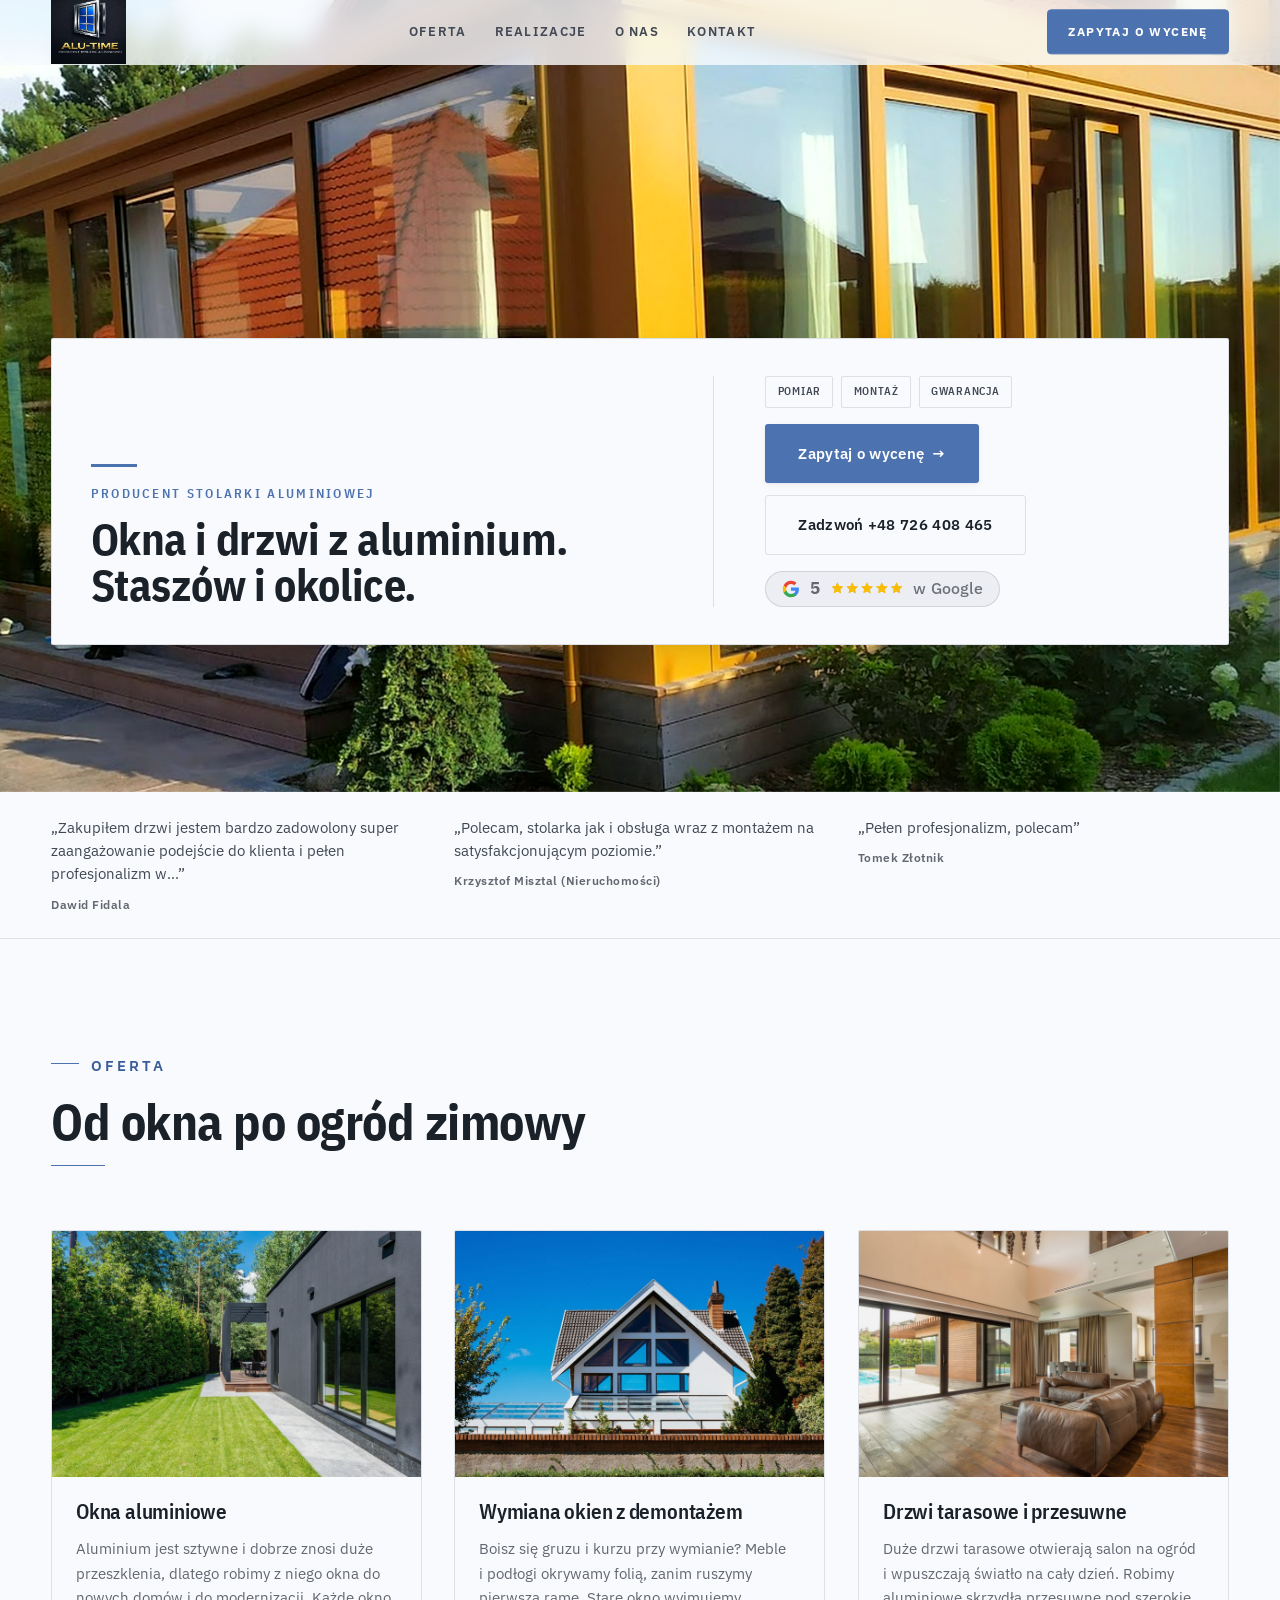
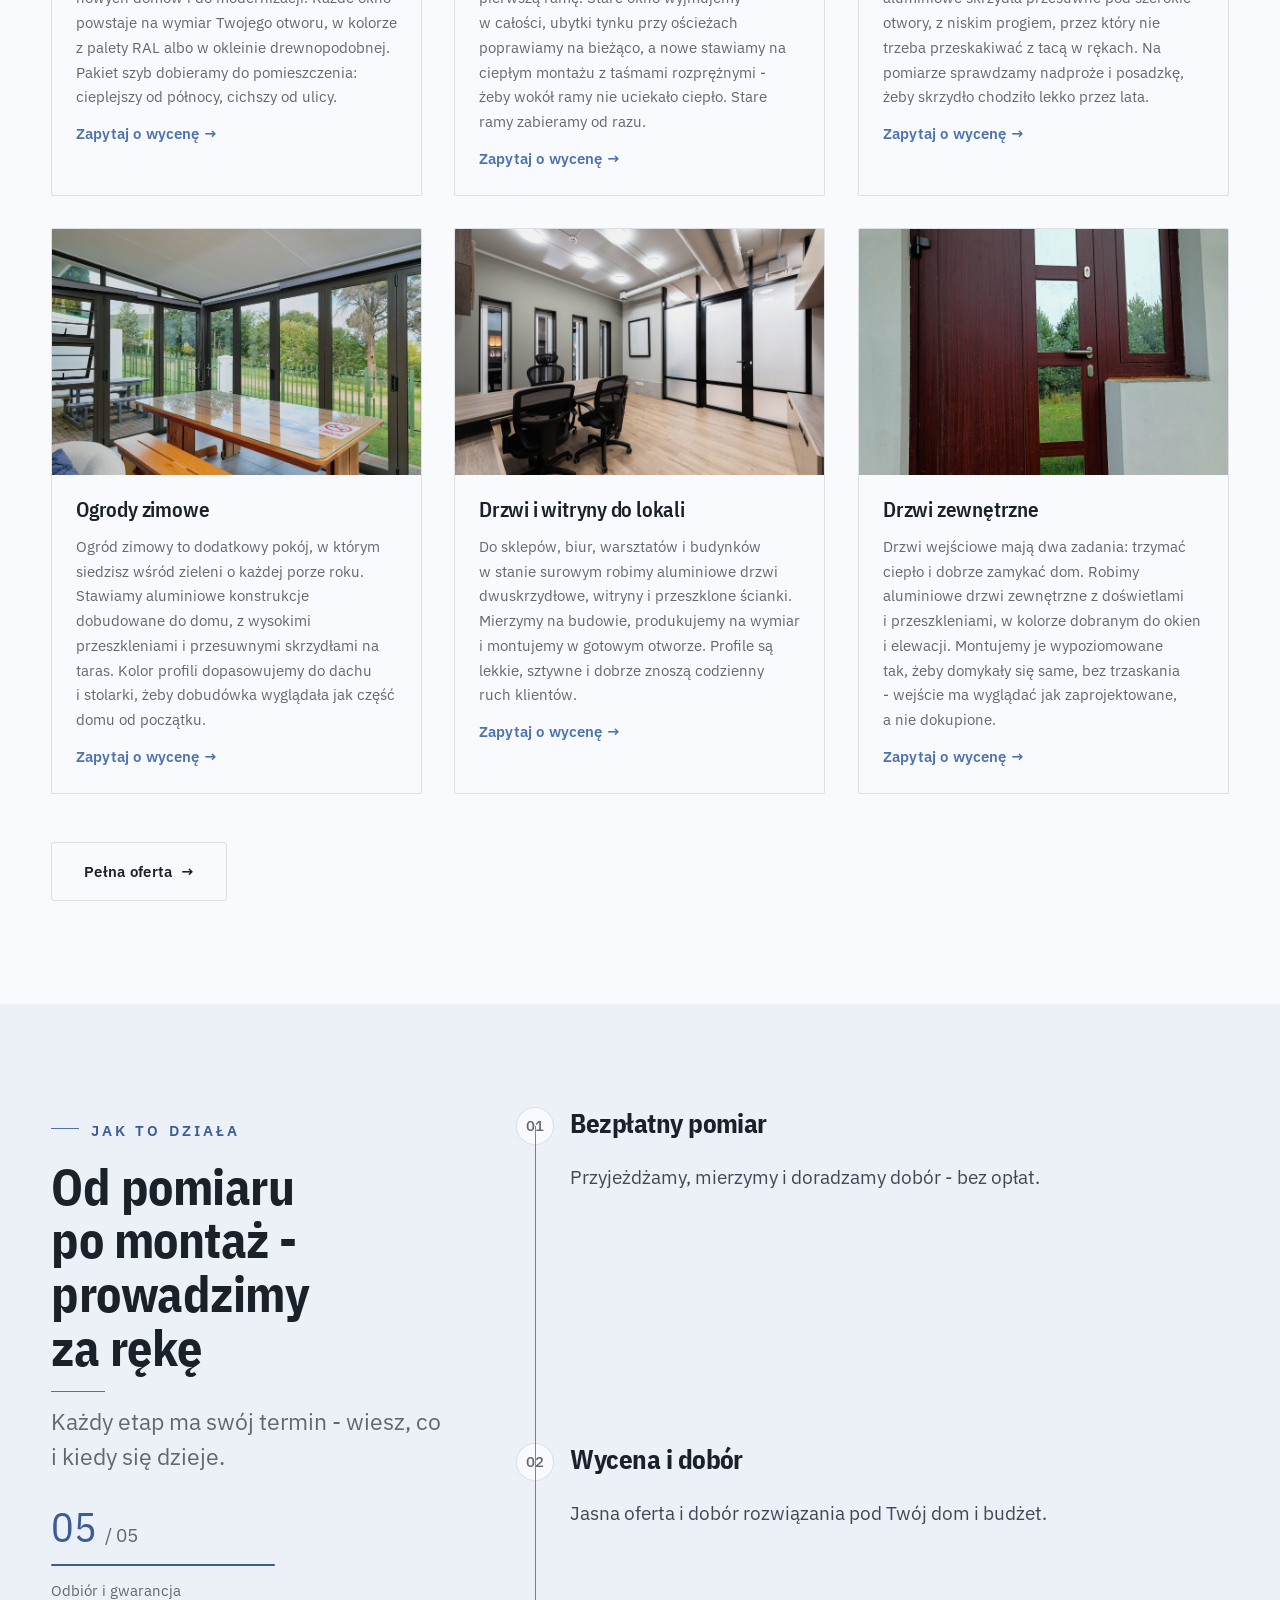
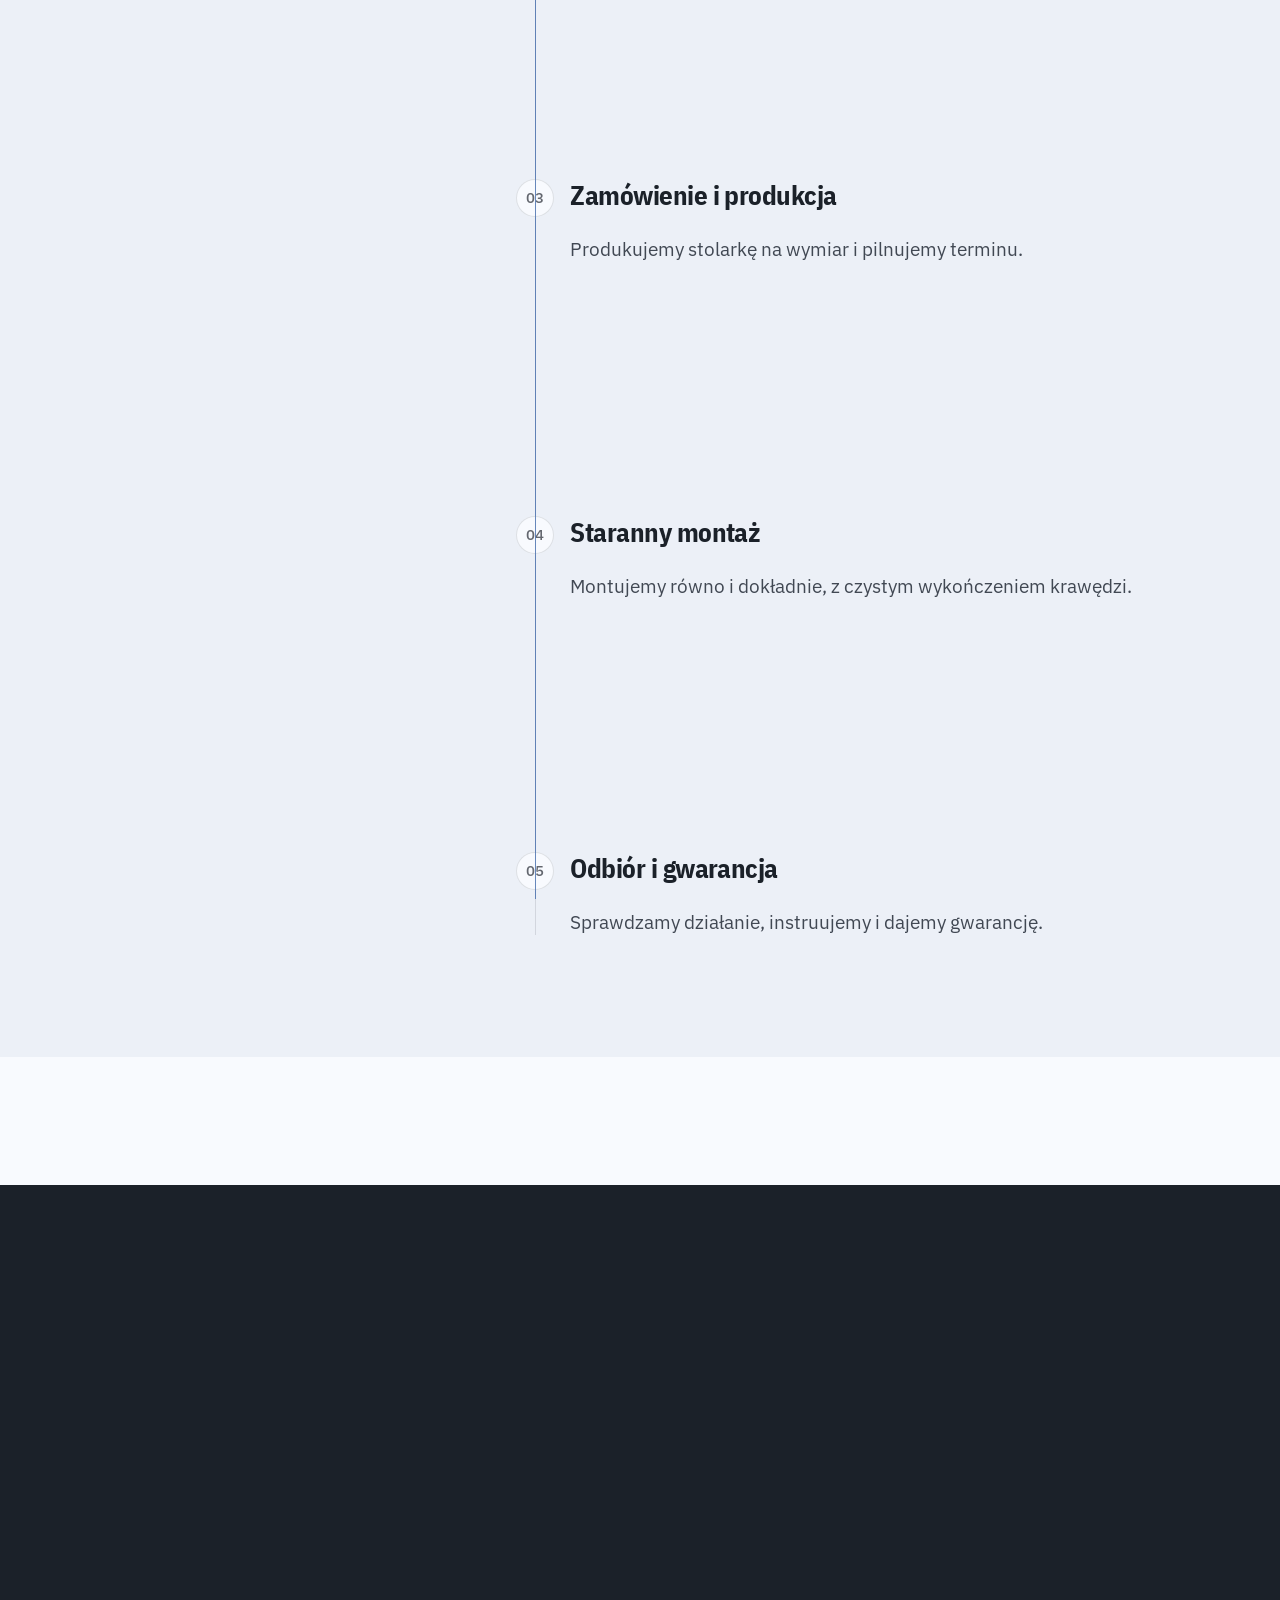
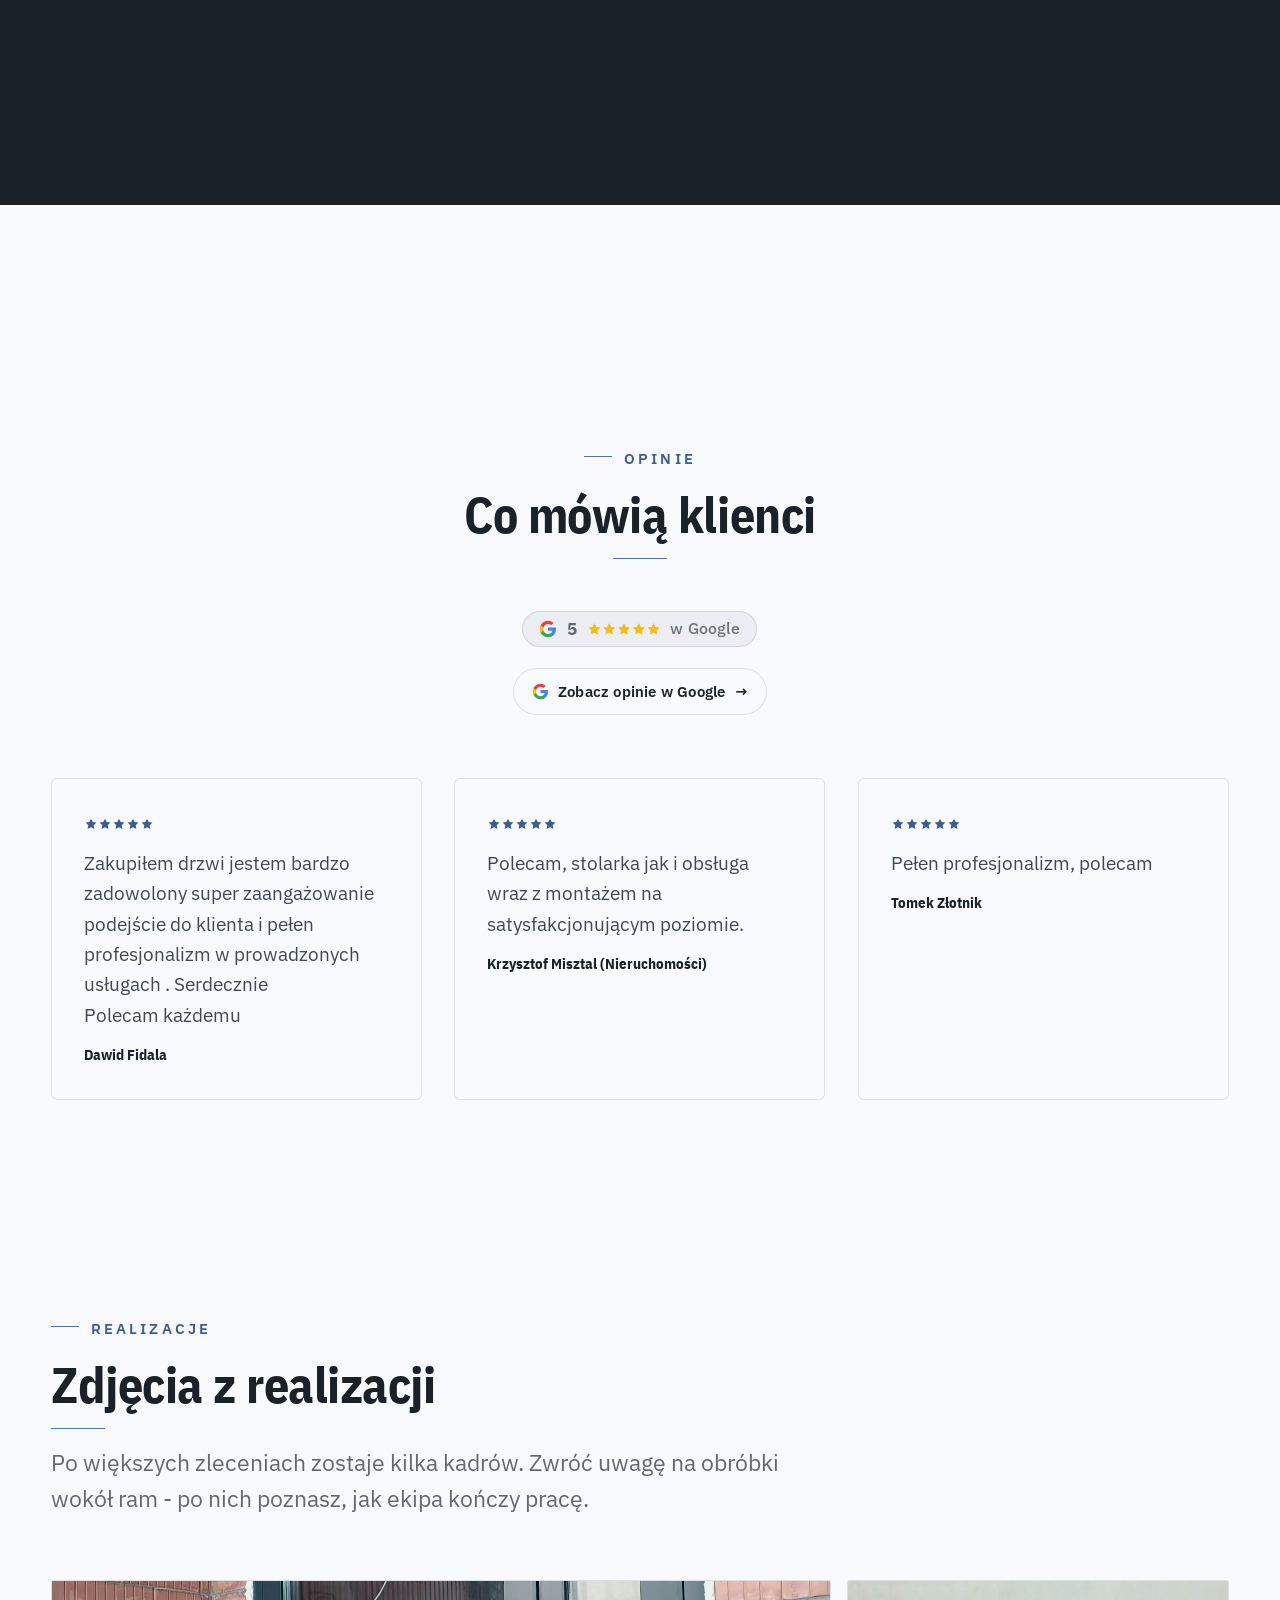
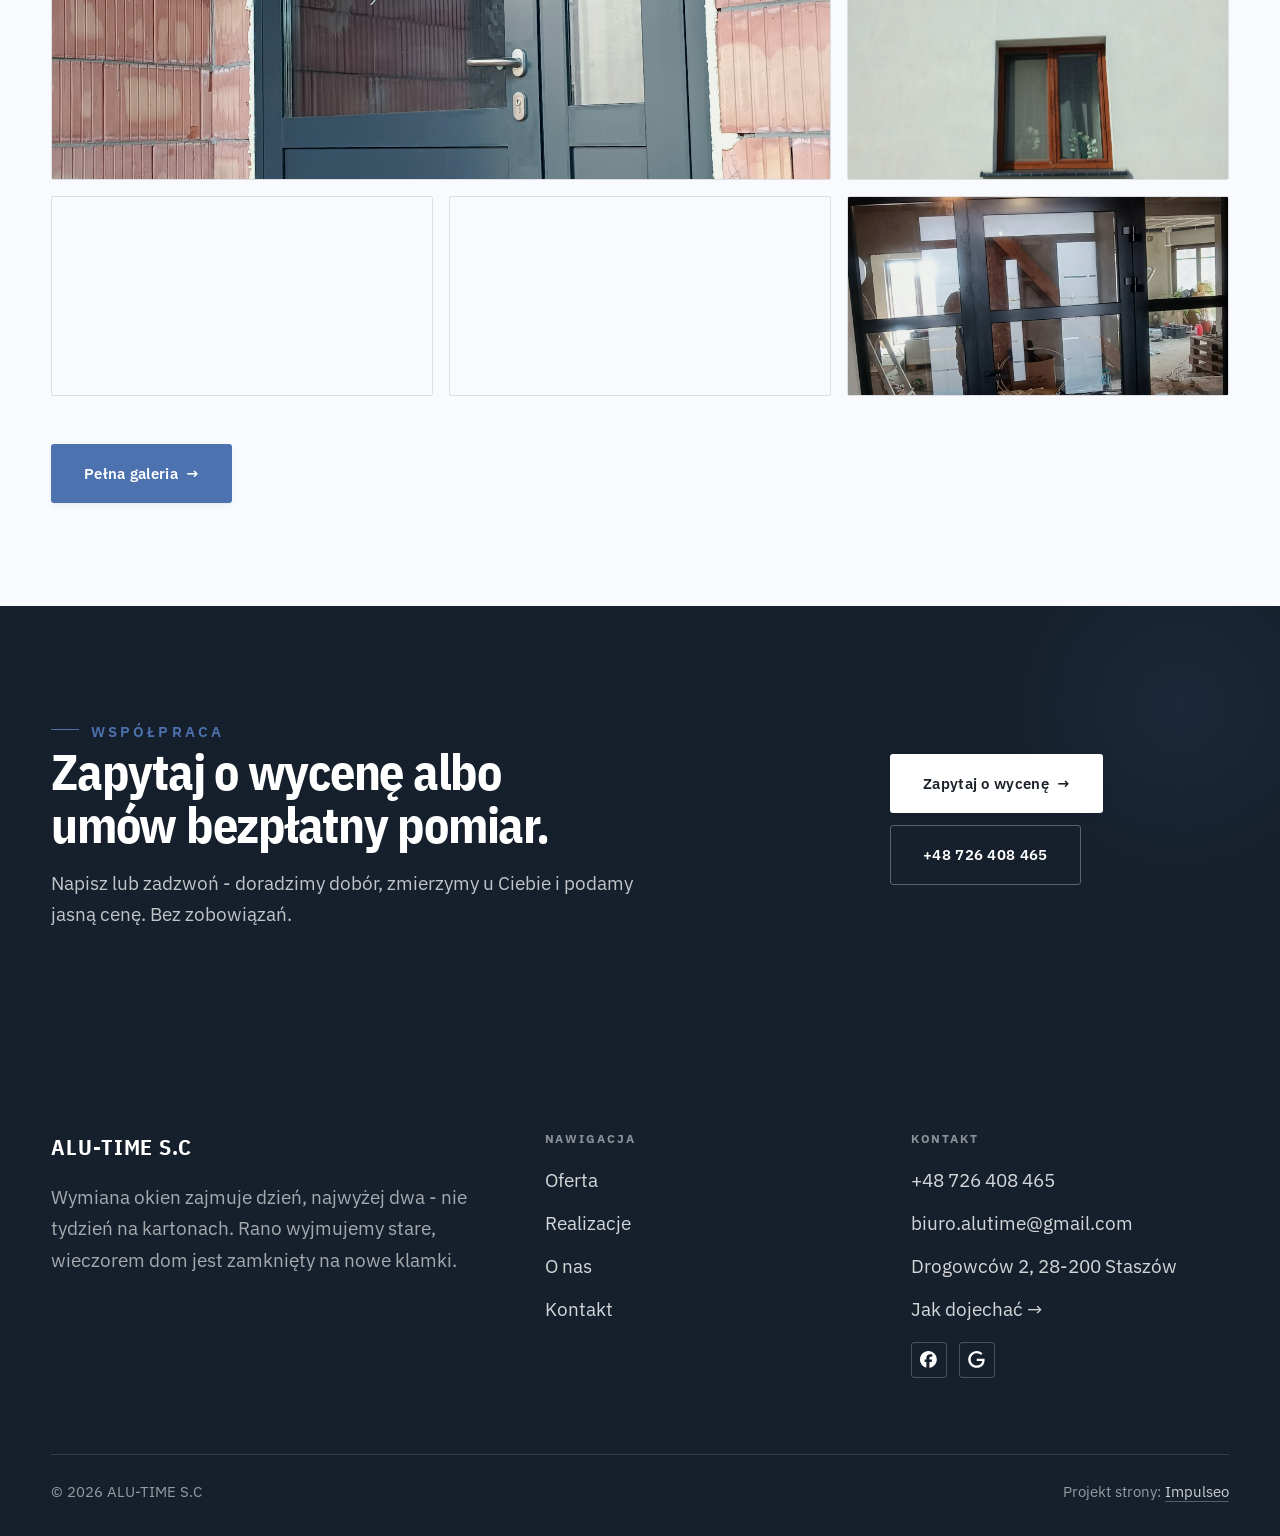
<file: index.html>
<!DOCTYPE html>
<html lang="pl">
<head>
<meta charset="UTF-8">
<meta name="viewport" content="width=device-width, initial-scale=1.0">
<title>ALU-TIME S.C - okna i drzwi na wymiar</title>
<meta name="description" content="Okna i drzwi aluminiowe, ogrody zimowe i witryny w Staszowie. Bezpłatny pomiar, ciepły montaż, wywóz starych okien, gwarancja. Zadzwoń: +48 726 408 465.">
<link rel="canonical" href="https://impulseo-pl.github.io/alu-time-s-c/">
<meta name="robots" content="noindex, nofollow">
<meta property="og:type" content="website">
<meta property="og:locale" content="pl_PL">
<meta property="og:site_name" content="ALU-TIME S.C">
<meta property="og:title" content="ALU-TIME S.C - okna i drzwi na wymiar">
<meta property="og:description" content="Okna i drzwi aluminiowe, ogrody zimowe i witryny w Staszowie. Bezpłatny pomiar, ciepły montaż, wywóz starych okien, gwarancja. Zadzwoń: +48 726 408 465.">
<meta property="og:url" content="https://impulseo-pl.github.io/alu-time-s-c/">
<meta property="og:image" content="https://impulseo-pl.github.io/alu-time-s-c/img/og.jpg">
<meta property="og:image:width" content="1200">
<meta property="og:image:height" content="630">
<meta name="twitter:card" content="summary_large_image">
<script type="application/ld+json">{"@context": "https://schema.org", "@type": "HomeAndConstructionBusiness", "name": "ALU-TIME S.C", "url": "https://impulseo-pl.github.io/alu-time-s-c/", "telephone": "+48726408465", "image": "https://impulseo-pl.github.io/alu-time-s-c/img/og.jpg", "areaServed": "Staszów", "sameAs": ["https://maps.google.com/?cid=13820530525232687276&g_mp=Cidnb29nbGUubWFwcy5wbGFjZXMudjEuUGxhY2VzLlNlYXJjaFRleHQQAhgEIAA", "https://www.facebook.com/p/Alu-Time-100066362057068/"]}</script>
<link rel="preconnect" href="https://fonts.googleapis.com">
<link rel="preconnect" href="https://fonts.gstatic.com" crossorigin>
<link href="https://fonts.googleapis.com/css2?family=IBM+Plex+Sans+Condensed:wght@500;600;700&family=IBM+Plex+Sans:wght@400;500;600&display=swap" rel="stylesheet">
<link rel="stylesheet" href="assets/styles.css?v=89468b26">
</head>
<body>

<header class="nav">
  <div class="wrap nav-inner">
    <a class="brand brand-has-logo" href="index.html"><img class="brand-logo" src="img/logo.jpg" alt="ALU-TIME S.C" width="550" height="470" decoding="async"></a>
    <nav class="nav-links">
      <a href="oferta.html">Oferta</a>
      <a href="realizacje.html">Realizacje</a>
      <a href="o-nas.html">O nas</a>
      <a href="kontakt.html">Kontakt</a>
      <a href="kontakt.html" class="btn btn-accent">Zapytaj o wycenę</a>
    </nav>
    <button class="nav-toggle" aria-label="Menu"><span></span><span></span><span></span></button>
  </div>
</header>

<main>
<section class="hero-dom">
  <img class="hd-bg" src="img/hero.jpg" fetchpriority="high" data-rotate="img/g14.jpg|img/g13.jpg" alt="ALU-TIME S.C" width="1544" height="936">
  <div class="wrap">
    <div class="hd-panel reveal">
      <div class="hd-main">
      <span class="hd-tick" aria-hidden="true"></span>
      <span class="hd-kicker">Producent stolarki aluminiowej</span>
      <h1 class="hd-claim">Okna i drzwi z aluminium. Staszów i okolice.</h1>
      </div>
      <div class="hd-side">
      <ul class="hd-tags"><li>Pomiar</li><li>Montaż</li><li>Gwarancja</li></ul>
      <div class="hd-actions">
        <a href="kontakt.html" class="btn btn-accent">Zapytaj o wycenę <span class="arr">→</span></a>
        <a href="tel:+48726408465" class="btn btn-ghost">Zadzwoń +48 726 408 465</a>
      </div>
      <p class="hd-rating"><span class="g-badge"><svg class="gb-ico" viewBox="0 0 24 24" width="18" height="18" aria-hidden="true"><path fill="#4285F4" d="M22.56 12.25c0-.78-.07-1.53-.2-2.25H12v4.26h5.92c-.26 1.37-1.04 2.53-2.21 3.31v2.77h3.57c2.08-1.92 3.28-4.74 3.28-8.09z"/><path fill="#34A853" d="M12 23c2.97 0 5.46-.98 7.28-2.66l-3.57-2.77c-.98.66-2.23 1.06-3.71 1.06-2.86 0-5.29-1.93-6.16-4.53H2.18v2.84C3.99 20.53 7.7 23 12 23z"/><path fill="#FBBC05" d="M5.84 14.09c-.22-.66-.35-1.36-.35-2.09s.13-1.43.35-2.09V7.07H2.18C1.43 8.55 1 10.22 1 12s.43 3.45 1.18 4.93l2.85-2.22.81-.62z"/><path fill="#EA4335" d="M12 5.38c1.62 0 3.06.56 4.21 1.64l3.15-3.15C17.45 2.09 14.97 1 12 1 7.7 1 3.99 3.47 2.18 7.07l3.66 2.84c.87-2.6 3.3-4.53 6.16-4.53z"/></svg><b class="gb-ocena">5</b><svg class="gb-stars" viewBox="0 0 90 18" width="74" height="14.8" aria-hidden="true"><g fill="currentColor" opacity=".26"><path transform="translate(0,0)" d="M9 1.6l2.2 4.46 4.92.72-3.56 3.47.84 4.9L9 12.74l-4.4 2.31.84-4.9L1.88 6.68l4.92-.72L9 1.6Z"/><path transform="translate(18,0)" d="M9 1.6l2.2 4.46 4.92.72-3.56 3.47.84 4.9L9 12.74l-4.4 2.31.84-4.9L1.88 6.68l4.92-.72L9 1.6Z"/><path transform="translate(36,0)" d="M9 1.6l2.2 4.46 4.92.72-3.56 3.47.84 4.9L9 12.74l-4.4 2.31.84-4.9L1.88 6.68l4.92-.72L9 1.6Z"/><path transform="translate(54,0)" d="M9 1.6l2.2 4.46 4.92.72-3.56 3.47.84 4.9L9 12.74l-4.4 2.31.84-4.9L1.88 6.68l4.92-.72L9 1.6Z"/><path transform="translate(72,0)" d="M9 1.6l2.2 4.46 4.92.72-3.56 3.47.84 4.9L9 12.74l-4.4 2.31.84-4.9L1.88 6.68l4.92-.72L9 1.6Z"/></g><clipPath id="gs1000"><rect x="0" y="0" width="90.0" height="18"/></clipPath><g fill="#FBBC04" clip-path="url(#gs1000)"><path transform="translate(0,0)" d="M9 1.6l2.2 4.46 4.92.72-3.56 3.47.84 4.9L9 12.74l-4.4 2.31.84-4.9L1.88 6.68l4.92-.72L9 1.6Z"/><path transform="translate(18,0)" d="M9 1.6l2.2 4.46 4.92.72-3.56 3.47.84 4.9L9 12.74l-4.4 2.31.84-4.9L1.88 6.68l4.92-.72L9 1.6Z"/><path transform="translate(36,0)" d="M9 1.6l2.2 4.46 4.92.72-3.56 3.47.84 4.9L9 12.74l-4.4 2.31.84-4.9L1.88 6.68l4.92-.72L9 1.6Z"/><path transform="translate(54,0)" d="M9 1.6l2.2 4.46 4.92.72-3.56 3.47.84 4.9L9 12.74l-4.4 2.31.84-4.9L1.88 6.68l4.92-.72L9 1.6Z"/><path transform="translate(72,0)" d="M9 1.6l2.2 4.46 4.92.72-3.56 3.47.84 4.9L9 12.74l-4.4 2.31.84-4.9L1.88 6.68l4.92-.72L9 1.6Z"/></g></svg><span class="gb-txt">w Google</span></span></p>
      </div>
    </div>
  </div>
</section>
<section class="opinie-mini" aria-label="Opinie klientów">
  <div class="wrap">
    <div class="om-row">
      <div class="om-item reveal"><blockquote>„Zakupiłem drzwi jestem bardzo zadowolony super zaangażowanie podejście do klienta i pełen profesjonalizm w…”</blockquote><span class="om-autor">Dawid Fidala</span></div>
      <div class="om-item reveal"><blockquote>„Polecam, stolarka jak i obsługa wraz z montażem na satysfakcjonującym poziomie.”</blockquote><span class="om-autor">Krzysztof Misztal (Nieruchomości)</span></div>
      <div class="om-item reveal"><blockquote>„Pełen profesjonalizm, polecam”</blockquote><span class="om-autor">Tomek Złotnik</span></div>
    </div>
  </div>
</section>
<section class="dom-products" id="produkty">
  <div class="wrap">
    <div class="head reveal">
      <span class="eyebrow">Oferta</span>
      <h2>Od okna po ogród zimowy</h2>
    </div>
    <div class="dom-grid">
      <article class="dom-card reveal">
        <figure class="dom-card__img"><img src="img/g8.jpg" alt="Okna aluminiowe" loading="lazy" width="1600" height="1068" decoding="async"></figure>
        <div class="dom-card__body">
          <h3 class="dom-card__name">Okna aluminiowe</h3>
          <p class="dom-card__tag">Aluminium jest sztywne i dobrze znosi duże przeszklenia, dlatego robimy z niego okna do nowych domów i do modernizacji. Każde okno powstaje na wymiar Twojego otworu, w kolorze z palety RAL albo w okleinie drewnopodobnej. Pakiet szyb dobieramy do pomieszczenia: cieplejszy od północy, cichszy od ulicy.</p>
          <a class="dom-card__link" href="kontakt.html">Zapytaj o wycenę <span class="arr">→</span></a>
        </div>
      </article>
      <article class="dom-card reveal">
        <figure class="dom-card__img"><img src="img/g9.jpg" alt="Wymiana okien z demontażem" loading="lazy" width="1600" height="1066" decoding="async"></figure>
        <div class="dom-card__body">
          <h3 class="dom-card__name">Wymiana okien z demontażem</h3>
          <p class="dom-card__tag">Boisz się gruzu i kurzu przy wymianie? Meble i podłogi okrywamy folią, zanim ruszymy pierwszą ramę. Stare okno wyjmujemy w całości, ubytki tynku przy ościeżach poprawiamy na bieżąco, a nowe stawiamy na ciepłym montażu z taśmami rozprężnymi - żeby wokół ramy nie uciekało ciepło. Stare ramy zabieramy od razu.</p>
          <a class="dom-card__link" href="kontakt.html">Zapytaj o wycenę <span class="arr">→</span></a>
        </div>
      </article>
      <article class="dom-card reveal">
        <figure class="dom-card__img"><img src="img/g10.jpg" alt="Drzwi tarasowe i przesuwne" loading="lazy" width="1600" height="1066" decoding="async"></figure>
        <div class="dom-card__body">
          <h3 class="dom-card__name">Drzwi tarasowe i przesuwne</h3>
          <p class="dom-card__tag">Duże drzwi tarasowe otwierają salon na ogród i wpuszczają światło na cały dzień. Robimy aluminiowe skrzydła przesuwne pod szerokie otwory, z niskim progiem, przez który nie trzeba przeskakiwać z tacą w rękach. Na pomiarze sprawdzamy nadproże i posadzkę, żeby skrzydło chodziło lekko przez lata.</p>
          <a class="dom-card__link" href="kontakt.html">Zapytaj o wycenę <span class="arr">→</span></a>
        </div>
      </article>
      <article class="dom-card reveal">
        <figure class="dom-card__img"><img src="img/g11.jpg" alt="Ogrody zimowe" loading="lazy" width="1600" height="1066" decoding="async"></figure>
        <div class="dom-card__body">
          <h3 class="dom-card__name">Ogrody zimowe</h3>
          <p class="dom-card__tag">Ogród zimowy to dodatkowy pokój, w którym siedzisz wśród zieleni o każdej porze roku. Stawiamy aluminiowe konstrukcje dobudowane do domu, z wysokimi przeszkleniami i przesuwnymi skrzydłami na taras. Kolor profili dopasowujemy do dachu i stolarki, żeby dobudówka wyglądała jak część domu od początku.</p>
          <a class="dom-card__link" href="kontakt.html">Zapytaj o wycenę <span class="arr">→</span></a>
        </div>
      </article>
      <article class="dom-card reveal">
        <figure class="dom-card__img"><img src="img/g12.jpg" alt="Drzwi i witryny do lokali" loading="lazy" width="1600" height="1066" decoding="async"></figure>
        <div class="dom-card__body">
          <h3 class="dom-card__name">Drzwi i witryny do lokali</h3>
          <p class="dom-card__tag">Do sklepów, biur, warsztatów i budynków w stanie surowym robimy aluminiowe drzwi dwuskrzydłowe, witryny i przeszklone ścianki. Mierzymy na budowie, produkujemy na wymiar i montujemy w gotowym otworze. Profile są lekkie, sztywne i dobrze znoszą codzienny ruch klientów.</p>
          <a class="dom-card__link" href="kontakt.html">Zapytaj o wycenę <span class="arr">→</span></a>
        </div>
      </article>
      <article class="dom-card reveal">
        <figure class="dom-card__img"><img src="img/g1.jpg" alt="Drzwi tarasowe i przesuwne" loading="lazy" width="1600" height="2133" decoding="async"></figure>
        <div class="dom-card__body">
          <h3 class="dom-card__name">Drzwi zewnętrzne</h3>
          <p class="dom-card__tag">Drzwi wejściowe mają dwa zadania: trzymać ciepło i dobrze zamykać dom. Robimy aluminiowe drzwi zewnętrzne z doświetlami i przeszkleniami, w kolorze dobranym do okien i elewacji. Montujemy je wypoziomowane tak, żeby domykały się same, bez trzaskania - wejście ma wyglądać jak zaprojektowane, a nie dokupione.</p>
          <a class="dom-card__link" href="kontakt.html">Zapytaj o wycenę <span class="arr">→</span></a>
        </div>
      </article>
    </div>
    <div style="margin-top:var(--space-7)" class="reveal"><a href="oferta.html" class="btn btn-ghost">Pełna oferta <span class="arr">→</span></a></div>
  </div>
</section>
<section class="proces proces-os dom">
  <div class="wrap proc-grid">
    <div class="proc-side">
      <div class="head reveal">
        <span class="eyebrow">Jak to działa</span>
        <h2>Od pomiaru po montaż - prowadzimy za rękę</h2>
        <p>Każdy etap ma swój termin - wiesz, co i kiedy się dzieje.</p>
      </div>
      <div class="proc-count" aria-hidden="true"><span class="pc-cur">01</span><span class="pc-all">/ 05</span></div>
      <div class="proc-bar" aria-hidden="true"><i></i></div>
      <p class="proc-now" aria-hidden="true">Bezpłatny pomiar</p>
    </div>
    <ol class="proces-line">
      <li class="reveal"><span class="pno">01</span><h3>Bezpłatny pomiar</h3><p>Przyjeżdżamy, mierzymy i doradzamy dobór - bez opłat.</p></li>
      <li class="reveal"><span class="pno">02</span><h3>Wycena i dobór</h3><p>Jasna oferta i dobór rozwiązania pod Twój dom i budżet.</p></li>
      <li class="reveal"><span class="pno">03</span><h3>Zamówienie i produkcja</h3><p>Produkujemy stolarkę na wymiar i pilnujemy terminu.</p></li>
      <li class="reveal"><span class="pno">04</span><h3>Staranny montaż</h3><p>Montujemy równo i dokładnie, z czystym wykończeniem krawędzi.</p></li>
      <li class="reveal"><span class="pno">05</span><h3>Odbiór i gwarancja</h3><p>Sprawdzamy działanie, instruujemy i dajemy gwarancję.</p></li>
    </ol>
  </div>
</section>
<section class="stopklatka" aria-hidden="true">
  <div class="stk-bg" style="background-image:url(img/about.jpg)"></div>
</section>
<section class="opinie">
  <div class="wrap">
    <div class="head center reveal">
      <span class="eyebrow">Opinie</span>
      <h2>Co mówią klienci</h2>
    </div>
    <p class="op-meta reveal"><span class="g-badge"><svg class="gb-ico" viewBox="0 0 24 24" width="18" height="18" aria-hidden="true"><path fill="#4285F4" d="M22.56 12.25c0-.78-.07-1.53-.2-2.25H12v4.26h5.92c-.26 1.37-1.04 2.53-2.21 3.31v2.77h3.57c2.08-1.92 3.28-4.74 3.28-8.09z"/><path fill="#34A853" d="M12 23c2.97 0 5.46-.98 7.28-2.66l-3.57-2.77c-.98.66-2.23 1.06-3.71 1.06-2.86 0-5.29-1.93-6.16-4.53H2.18v2.84C3.99 20.53 7.7 23 12 23z"/><path fill="#FBBC05" d="M5.84 14.09c-.22-.66-.35-1.36-.35-2.09s.13-1.43.35-2.09V7.07H2.18C1.43 8.55 1 10.22 1 12s.43 3.45 1.18 4.93l2.85-2.22.81-.62z"/><path fill="#EA4335" d="M12 5.38c1.62 0 3.06.56 4.21 1.64l3.15-3.15C17.45 2.09 14.97 1 12 1 7.7 1 3.99 3.47 2.18 7.07l3.66 2.84c.87-2.6 3.3-4.53 6.16-4.53z"/></svg><b class="gb-ocena">5</b><svg class="gb-stars" viewBox="0 0 90 18" width="74" height="14.8" aria-hidden="true"><g fill="currentColor" opacity=".26"><path transform="translate(0,0)" d="M9 1.6l2.2 4.46 4.92.72-3.56 3.47.84 4.9L9 12.74l-4.4 2.31.84-4.9L1.88 6.68l4.92-.72L9 1.6Z"/><path transform="translate(18,0)" d="M9 1.6l2.2 4.46 4.92.72-3.56 3.47.84 4.9L9 12.74l-4.4 2.31.84-4.9L1.88 6.68l4.92-.72L9 1.6Z"/><path transform="translate(36,0)" d="M9 1.6l2.2 4.46 4.92.72-3.56 3.47.84 4.9L9 12.74l-4.4 2.31.84-4.9L1.88 6.68l4.92-.72L9 1.6Z"/><path transform="translate(54,0)" d="M9 1.6l2.2 4.46 4.92.72-3.56 3.47.84 4.9L9 12.74l-4.4 2.31.84-4.9L1.88 6.68l4.92-.72L9 1.6Z"/><path transform="translate(72,0)" d="M9 1.6l2.2 4.46 4.92.72-3.56 3.47.84 4.9L9 12.74l-4.4 2.31.84-4.9L1.88 6.68l4.92-.72L9 1.6Z"/></g><clipPath id="gs1000"><rect x="0" y="0" width="90.0" height="18"/></clipPath><g fill="#FBBC04" clip-path="url(#gs1000)"><path transform="translate(0,0)" d="M9 1.6l2.2 4.46 4.92.72-3.56 3.47.84 4.9L9 12.74l-4.4 2.31.84-4.9L1.88 6.68l4.92-.72L9 1.6Z"/><path transform="translate(18,0)" d="M9 1.6l2.2 4.46 4.92.72-3.56 3.47.84 4.9L9 12.74l-4.4 2.31.84-4.9L1.88 6.68l4.92-.72L9 1.6Z"/><path transform="translate(36,0)" d="M9 1.6l2.2 4.46 4.92.72-3.56 3.47.84 4.9L9 12.74l-4.4 2.31.84-4.9L1.88 6.68l4.92-.72L9 1.6Z"/><path transform="translate(54,0)" d="M9 1.6l2.2 4.46 4.92.72-3.56 3.47.84 4.9L9 12.74l-4.4 2.31.84-4.9L1.88 6.68l4.92-.72L9 1.6Z"/><path transform="translate(72,0)" d="M9 1.6l2.2 4.46 4.92.72-3.56 3.47.84 4.9L9 12.74l-4.4 2.31.84-4.9L1.88 6.68l4.92-.72L9 1.6Z"/></g></svg><span class="gb-txt">w Google</span></span></p>
    <p class="op-meta reveal"><a class="op-google" href="https://maps.google.com/?cid=13820530525232687276&amp;g_mp=Cidnb29nbGUubWFwcy5wbGFjZXMudjEuUGxhY2VzLlNlYXJjaFRleHQQAhgEIAA" target="_blank" rel="noopener"><svg class="op-g-ico" viewBox="0 0 24 24" width="17" height="17" aria-hidden="true"><path fill="#4285F4" d="M22.56 12.25c0-.78-.07-1.53-.2-2.25H12v4.26h5.92c-.26 1.37-1.04 2.53-2.21 3.31v2.77h3.57c2.08-1.92 3.28-4.74 3.28-8.09z"/><path fill="#34A853" d="M12 23c2.97 0 5.46-.98 7.28-2.66l-3.57-2.77c-.98.66-2.23 1.06-3.71 1.06-2.86 0-5.29-1.93-6.16-4.53H2.18v2.84C3.99 20.53 7.7 23 12 23z"/><path fill="#FBBC05" d="M5.84 14.09c-.22-.66-.35-1.36-.35-2.09s.13-1.43.35-2.09V7.07H2.18C1.43 8.55 1 10.22 1 12s.43 3.45 1.18 4.93l2.85-2.22.81-.62z"/><path fill="#EA4335" d="M12 5.38c1.62 0 3.06.56 4.21 1.64l3.15-3.15C17.45 2.09 14.97 1 12 1 7.7 1 3.99 3.47 2.18 7.07l3.66 2.84c.87-2.6 3.3-4.53 6.16-4.53z"/></svg><span>Zobacz opinie w Google</span><span class="arr">→</span></a></p>
    <div class="opinie-grid">
      <figure class="op-card reveal"><span class="op-star"><svg class="ico-star" width="14" height="14" viewBox="0 0 24 24" style="vertical-align:-2px" aria-hidden="true"><path d="M12 2.8l2.85 5.8 6.4.93-4.63 4.5 1.1 6.37L12 17.4l-5.72 3 1.1-6.37-4.63-4.5 6.4-.93L12 2.8Z" fill="currentColor"/></svg><svg class="ico-star" width="14" height="14" viewBox="0 0 24 24" style="vertical-align:-2px" aria-hidden="true"><path d="M12 2.8l2.85 5.8 6.4.93-4.63 4.5 1.1 6.37L12 17.4l-5.72 3 1.1-6.37-4.63-4.5 6.4-.93L12 2.8Z" fill="currentColor"/></svg><svg class="ico-star" width="14" height="14" viewBox="0 0 24 24" style="vertical-align:-2px" aria-hidden="true"><path d="M12 2.8l2.85 5.8 6.4.93-4.63 4.5 1.1 6.37L12 17.4l-5.72 3 1.1-6.37-4.63-4.5 6.4-.93L12 2.8Z" fill="currentColor"/></svg><svg class="ico-star" width="14" height="14" viewBox="0 0 24 24" style="vertical-align:-2px" aria-hidden="true"><path d="M12 2.8l2.85 5.8 6.4.93-4.63 4.5 1.1 6.37L12 17.4l-5.72 3 1.1-6.37-4.63-4.5 6.4-.93L12 2.8Z" fill="currentColor"/></svg><svg class="ico-star" width="14" height="14" viewBox="0 0 24 24" style="vertical-align:-2px" aria-hidden="true"><path d="M12 2.8l2.85 5.8 6.4.93-4.63 4.5 1.1 6.37L12 17.4l-5.72 3 1.1-6.37-4.63-4.5 6.4-.93L12 2.8Z" fill="currentColor"/></svg></span><blockquote>Zakupiłem drzwi jestem bardzo zadowolony super zaangażowanie podejście do klienta i pełen profesjonalizm w prowadzonych usługach . Serdecznie Polecam każdemu</blockquote><span class="op-autor">Dawid Fidala</span></figure>
      <figure class="op-card reveal"><span class="op-star"><svg class="ico-star" width="14" height="14" viewBox="0 0 24 24" style="vertical-align:-2px" aria-hidden="true"><path d="M12 2.8l2.85 5.8 6.4.93-4.63 4.5 1.1 6.37L12 17.4l-5.72 3 1.1-6.37-4.63-4.5 6.4-.93L12 2.8Z" fill="currentColor"/></svg><svg class="ico-star" width="14" height="14" viewBox="0 0 24 24" style="vertical-align:-2px" aria-hidden="true"><path d="M12 2.8l2.85 5.8 6.4.93-4.63 4.5 1.1 6.37L12 17.4l-5.72 3 1.1-6.37-4.63-4.5 6.4-.93L12 2.8Z" fill="currentColor"/></svg><svg class="ico-star" width="14" height="14" viewBox="0 0 24 24" style="vertical-align:-2px" aria-hidden="true"><path d="M12 2.8l2.85 5.8 6.4.93-4.63 4.5 1.1 6.37L12 17.4l-5.72 3 1.1-6.37-4.63-4.5 6.4-.93L12 2.8Z" fill="currentColor"/></svg><svg class="ico-star" width="14" height="14" viewBox="0 0 24 24" style="vertical-align:-2px" aria-hidden="true"><path d="M12 2.8l2.85 5.8 6.4.93-4.63 4.5 1.1 6.37L12 17.4l-5.72 3 1.1-6.37-4.63-4.5 6.4-.93L12 2.8Z" fill="currentColor"/></svg><svg class="ico-star" width="14" height="14" viewBox="0 0 24 24" style="vertical-align:-2px" aria-hidden="true"><path d="M12 2.8l2.85 5.8 6.4.93-4.63 4.5 1.1 6.37L12 17.4l-5.72 3 1.1-6.37-4.63-4.5 6.4-.93L12 2.8Z" fill="currentColor"/></svg></span><blockquote>Polecam, stolarka jak i obsługa wraz z montażem na satysfakcjonującym poziomie.</blockquote><span class="op-autor">Krzysztof Misztal (Nieruchomości)</span></figure>
      <figure class="op-card reveal"><span class="op-star"><svg class="ico-star" width="14" height="14" viewBox="0 0 24 24" style="vertical-align:-2px" aria-hidden="true"><path d="M12 2.8l2.85 5.8 6.4.93-4.63 4.5 1.1 6.37L12 17.4l-5.72 3 1.1-6.37-4.63-4.5 6.4-.93L12 2.8Z" fill="currentColor"/></svg><svg class="ico-star" width="14" height="14" viewBox="0 0 24 24" style="vertical-align:-2px" aria-hidden="true"><path d="M12 2.8l2.85 5.8 6.4.93-4.63 4.5 1.1 6.37L12 17.4l-5.72 3 1.1-6.37-4.63-4.5 6.4-.93L12 2.8Z" fill="currentColor"/></svg><svg class="ico-star" width="14" height="14" viewBox="0 0 24 24" style="vertical-align:-2px" aria-hidden="true"><path d="M12 2.8l2.85 5.8 6.4.93-4.63 4.5 1.1 6.37L12 17.4l-5.72 3 1.1-6.37-4.63-4.5 6.4-.93L12 2.8Z" fill="currentColor"/></svg><svg class="ico-star" width="14" height="14" viewBox="0 0 24 24" style="vertical-align:-2px" aria-hidden="true"><path d="M12 2.8l2.85 5.8 6.4.93-4.63 4.5 1.1 6.37L12 17.4l-5.72 3 1.1-6.37-4.63-4.5 6.4-.93L12 2.8Z" fill="currentColor"/></svg><svg class="ico-star" width="14" height="14" viewBox="0 0 24 24" style="vertical-align:-2px" aria-hidden="true"><path d="M12 2.8l2.85 5.8 6.4.93-4.63 4.5 1.1 6.37L12 17.4l-5.72 3 1.1-6.37-4.63-4.5 6.4-.93L12 2.8Z" fill="currentColor"/></svg></span><blockquote>Pełen profesjonalizm, polecam</blockquote><span class="op-autor">Tomek Złotnik</span></figure>
    </div>
  </div>
</section>
<section>
  <div class="wrap">
    <div class="head reveal">
      <span class="eyebrow">Realizacje</span>
      <h2>Zdjęcia z realizacji</h2>
      <p>Po większych zleceniach zostaje kilka kadrów. Zwróć uwagę na obróbki wokół ram - po nich poznasz, jak ekipa kończy pracę.</p>
    </div>
    <div class="gallery">
      <div class="tile t-two3 reveal"><img src="img/g2.jpg" alt="ALU-TIME S.C" loading="lazy" width="1538" height="2072" decoding="async"></div>
      <div class="tile t-third reveal"><img src="img/g3.jpg" alt="ALU-TIME S.C" loading="lazy" width="1530" height="2066" decoding="async"></div>
      <div class="tile t-third reveal"><img src="img/g4.jpg" alt="ALU-TIME S.C" loading="lazy" width="1474" height="2024" decoding="async"></div>
      <div class="tile t-third reveal"><img src="img/g5.jpg" alt="ALU-TIME S.C" loading="lazy" width="1288" height="2814" decoding="async"></div>
      <div class="tile t-third reveal"><img src="img/g6.jpg" alt="ALU-TIME S.C" loading="lazy" width="1292" height="2866" decoding="async"></div>
    </div>
    <div style="margin-top:var(--space-7)" class="reveal"><a href="realizacje.html" class="btn btn-accent">Pełna galeria <span class="arr">→</span></a></div>
  </div>
</section>
<section class="cta">
  <div class="wrap">
    <div class="reveal">
      <span class="eyebrow">Współpraca</span>
      <h2>Zapytaj o wycenę albo umów bezpłatny pomiar.</h2>
      <p>Napisz lub zadzwoń - doradzimy dobór, zmierzymy u Ciebie i podamy jasną cenę. Bez zobowiązań.</p>
    </div>
    <div class="cta-actions reveal">
      <a href="kontakt.html" class="btn btn-light">Zapytaj o wycenę <span class="arr">→</span></a>
      <a href="tel:+48726408465" class="btn btn-ghost btn-ghost-cta">+48 726 408 465</a>
    </div>
  </div>
</section>
</main>

<footer>
  <div class="wrap">
    <div class="foot-grid">
      <div class="foot-brand">
        <div class="name">ALU-TIME S.C</div>
        <p>Wymiana okien zajmuje dzień, najwyżej dwa - nie tydzień na kartonach. Rano wyjmujemy stare, wieczorem dom jest zamknięty na nowe klamki.</p>
      </div>
      <div class="foot-col">
        <h4>Nawigacja</h4>
        <a href="oferta.html">Oferta</a>
        <a href="realizacje.html">Realizacje</a>
        <a href="o-nas.html">O nas</a>
        <a href="kontakt.html">Kontakt</a>
      </div>
      <div class="foot-col">
        <h4>Kontakt</h4>
        <a href="tel:+48726408465">+48 726 408 465</a>
        <a href="mailto:biuro.alutime@gmail.com">biuro.alutime@gmail.com</a>
        <p>Drogowców 2, 28-200 Staszów</p>
        <a href="https://maps.google.com/?cid=13820530525232687276&g_mp=Cidnb29nbGUubWFwcy5wbGFjZXMudjEuUGxhY2VzLlNlYXJjaFRleHQQAhgEIAA" target="_blank" rel="noopener">Jak dojechać →</a>
      <div class="foot-soc">
        <a class="soc" href="https://www.facebook.com/p/Alu-Time-100066362057068/" target="_blank" rel="noopener" aria-label="Facebook - ALU-TIME S.C"><svg viewBox="0 0 24 24" aria-hidden="true" focusable="false"><path d="M9.101 23.691v-7.98H6.627v-3.667h2.474v-1.58c0-4.085 1.848-5.978 5.858-5.978.401 0 .955.042 1.468.103a8.68 8.68 0 0 1 1.141.195v3.325a8.623 8.623 0 0 0-.653-.036 26.805 26.805 0 0 0-.733-.009c-.707 0-1.259.096-1.675.309a1.686 1.686 0 0 0-.679.622c-.258.42-.374.995-.374 1.752v1.297h3.919l-.386 2.103-.287 1.564h-3.246v8.245C19.396 23.238 24 18.179 24 12.044c0-6.627-5.373-12-12-12s-12 5.373-12 12c0 5.628 3.874 10.35 9.101 11.647Z" fill="currentColor"/></svg></a>
        <a class="soc" href="https://maps.google.com/?cid=13820530525232687276&g_mp=Cidnb29nbGUubWFwcy5wbGFjZXMudjEuUGxhY2VzLlNlYXJjaFRleHQQAhgEIAA" target="_blank" rel="noopener" aria-label="Google - ALU-TIME S.C"><svg viewBox="0 0 24 24" aria-hidden="true" focusable="false"><path d="M12.48 10.92v3.28h7.84c-.24 1.84-.853 3.187-1.787 4.133-1.147 1.147-2.933 2.4-6.053 2.4-4.827 0-8.6-3.893-8.6-8.72s3.773-8.72 8.6-8.72c2.6 0 4.507 1.027 5.907 2.347l2.307-2.307C18.747 1.44 16.133 0 12.48 0 5.867 0 .307 5.387.307 12s5.56 12 12.173 12c3.573 0 6.267-1.173 8.373-3.36 2.16-2.16 2.84-5.213 2.84-7.667 0-.76-.053-1.467-.173-2.053H12.48z" fill="currentColor"/></svg></a>
      </div>
      </div>
    </div>
    <div class="foot-bot">
      <span>© 2026 ALU-TIME S.C</span>
      <span>Projekt strony: <a class="foot-credit" href="https://impulseo.pl" target="_blank" rel="noopener">Impulseo</a></span>
    </div>
  </div>
</footer>
<div class="sticky-reserve"><a class="sr-book" href="kontakt.html">Zapytaj o wycenę</a><a class="sr-call" href="tel:+48726408465" aria-label="Zadzwoń"><svg class="ico-tel" width="16" height="16" viewBox="0 0 24 24" fill="none" aria-hidden="true"><path d="M6.6 10.8a15.5 15.5 0 0 0 6.6 6.6l2.2-2.2a1 1 0 0 1 1-.24 11.4 11.4 0 0 0 3.6.58 1 1 0 0 1 1 1V20a1 1 0 0 1-1 1A17 17 0 0 1 3 4a1 1 0 0 1 1-1h3.5a1 1 0 0 1 1 1c0 1.25.2 2.46.58 3.6a1 1 0 0 1-.25 1l-2.23 2.2Z" fill="currentColor"/></svg></a></div>
<div class="demo-wazne" data-do="2026-11-12" data-cykl="3" hidden><svg class="dw-ico" width="13" height="13" viewBox="0 0 24 24" fill="none" aria-hidden="true"><circle cx="12" cy="12" r="8.6" stroke="currentColor" stroke-width="1.8"/><path d="M12 7.2V12l3.3 2" stroke="currentColor" stroke-width="1.8" stroke-linecap="round"/></svg><span class="dw-txt"></span></div>

<script src="assets/main.js"></script>
</body>
</html>
</file>
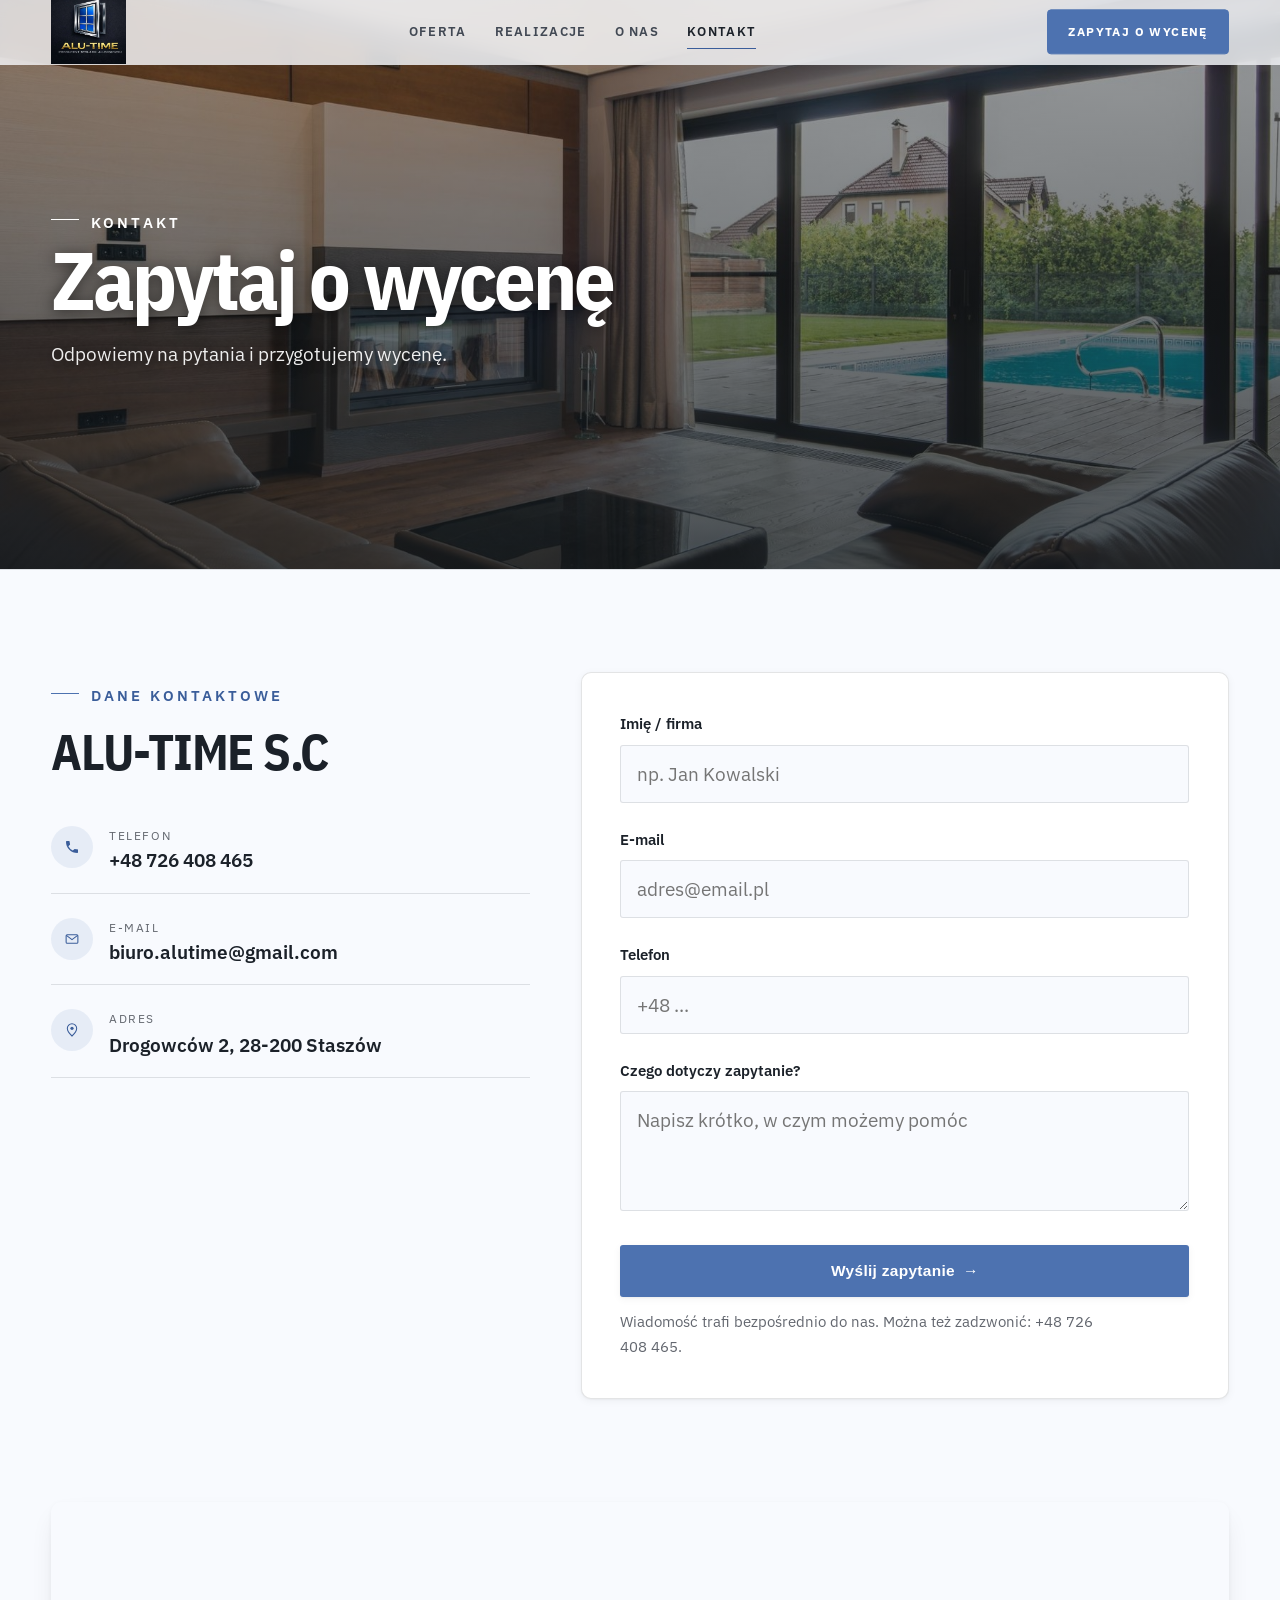
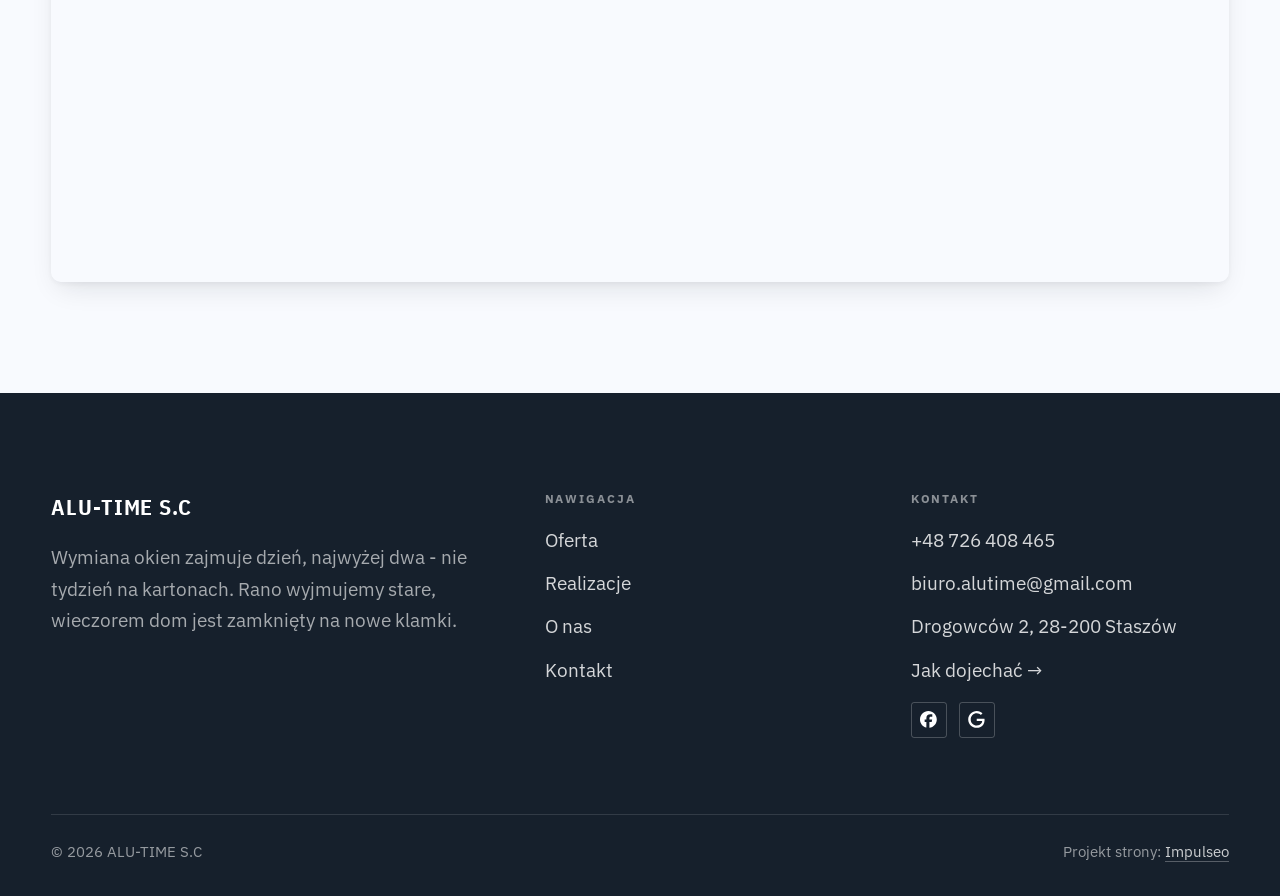
<file: kontakt.html>
<!DOCTYPE html>
<html lang="pl">
<head>
<meta charset="UTF-8">
<meta name="viewport" content="width=device-width, initial-scale=1.0">
<title>Kontakt - ALU-TIME S.C</title>
<meta name="description" content="Kontakt ALU-TIME S.C - Drogowców 2, 28-200 Staszów">
<link rel="canonical" href="https://impulseo-pl.github.io/alu-time-s-c/kontakt.html">
<meta name="robots" content="noindex, nofollow">
<meta property="og:type" content="website">
<meta property="og:locale" content="pl_PL">
<meta property="og:site_name" content="ALU-TIME S.C">
<meta property="og:title" content="Kontakt - ALU-TIME S.C">
<meta property="og:description" content="Kontakt ALU-TIME S.C - Drogowców 2, 28-200 Staszów">
<meta property="og:url" content="https://impulseo-pl.github.io/alu-time-s-c/kontakt.html">
<meta property="og:image" content="https://impulseo-pl.github.io/alu-time-s-c/img/og.jpg">
<meta property="og:image:width" content="1200">
<meta property="og:image:height" content="630">
<meta name="twitter:card" content="summary_large_image">
<link rel="preconnect" href="https://fonts.googleapis.com">
<link rel="preconnect" href="https://fonts.gstatic.com" crossorigin>
<link href="https://fonts.googleapis.com/css2?family=IBM+Plex+Sans+Condensed:wght@500;600;700&family=IBM+Plex+Sans:wght@400;500;600&display=swap" rel="stylesheet">
<link rel="stylesheet" href="assets/styles.css?v=89468b26">
</head>
<body>

<header class="nav">
  <div class="wrap nav-inner">
    <a class="brand brand-has-logo" href="index.html"><img class="brand-logo" src="img/logo.jpg" alt="ALU-TIME S.C" width="550" height="470" decoding="async"></a>
    <nav class="nav-links">
      <a href="oferta.html">Oferta</a>
      <a href="realizacje.html">Realizacje</a>
      <a href="o-nas.html">O nas</a>
      <a href="kontakt.html" class="active" aria-current="page">Kontakt</a>
      <a href="kontakt.html" class="btn btn-accent">Zapytaj o wycenę</a>
    </nav>
    <button class="nav-toggle" aria-label="Menu"><span></span><span></span><span></span></button>
  </div>
</header>

<main>
<section class="pagehead">
  <img src="img/ph-kontakt.jpg" alt="ALU-TIME S.C - Zapytaj o wycenę" width="1530" height="2066" decoding="async">
  <div class="wrap">
    <span class="eyebrow">Kontakt</span>
    <h1>Zapytaj o wycenę</h1>
    <p>Odpowiemy na pytania i przygotujemy wycenę.</p>
  </div>
</section>
<section>
  <div class="wrap contact-grid">
    <div class="reveal">
      <span class="eyebrow">Dane kontaktowe</span>
      <h2 style="margin:var(--space-4) 0 var(--space-6)">ALU-TIME S.C</h2>
      <div class="info-list">
        <div class="info-row"><div class="ic"><svg class="ico-tel" width="16" height="16" viewBox="0 0 24 24" fill="none" aria-hidden="true"><path d="M6.6 10.8a15.5 15.5 0 0 0 6.6 6.6l2.2-2.2a1 1 0 0 1 1-.24 11.4 11.4 0 0 0 3.6.58 1 1 0 0 1 1 1V20a1 1 0 0 1-1 1A17 17 0 0 1 3 4a1 1 0 0 1 1-1h3.5a1 1 0 0 1 1 1c0 1.25.2 2.46.58 3.6a1 1 0 0 1-.25 1l-2.23 2.2Z" fill="currentColor"/></svg></div><div><div class="lbl">Telefon</div><a class="val" href="tel:+48726408465">+48 726 408 465</a></div></div>
        <div class="info-row"><div class="ic"><svg class="ico-mail" width="16" height="16" viewBox="0 0 24 24" fill="none" aria-hidden="true"><rect x="3.2" y="5.5" width="17.6" height="13" rx="1.6" stroke="currentColor" stroke-width="1.6"/><path d="M4 7l8 6 8-6" stroke="currentColor" stroke-width="1.6" stroke-linecap="round" stroke-linejoin="round"/></svg></div><div><div class="lbl">E-mail</div><a class="val" href="mailto:biuro.alutime@gmail.com">biuro.alutime@gmail.com</a></div></div>
        <div class="info-row"><div class="ic"><svg class="ico-pin" width="16" height="16" viewBox="0 0 24 24" fill="none" aria-hidden="true"><path d="M12 21s7-6.1 7-11.5A7 7 0 0 0 5 9.5C5 14.9 12 21 12 21Z" stroke="currentColor" stroke-width="1.6" fill="none"/><circle cx="12" cy="9.5" r="2.4" fill="currentColor"/></svg></div><div><div class="lbl">Adres</div><div class="val">Drogowców 2, 28-200 Staszów</div></div></div>
      </div>
    </div>
    <div class="reveal">
      <form class="form" action="https://formsubmit.co/biuro.alutime@gmail.com" method="POST">
        <input type="hidden" name="_subject" value="Zapytanie ze strony ALU-TIME S.C">
        <input type="hidden" name="_captcha" value="false">
        <input type="hidden" name="_template" value="table">
        <div class="fld"><label for="name">Imię / firma</label><input id="name" name="name" type="text" placeholder="np. Jan Kowalski" required></div>
        <div class="fld"><label for="email">E-mail</label><input id="email" name="email" type="email" placeholder="adres@email.pl" required></div>
        <div class="fld"><label for="phone">Telefon</label><input id="phone" name="phone" type="tel" placeholder="+48 ..."></div>
        <div class="fld"><label for="msg">Czego dotyczy zapytanie?</label><textarea id="msg" name="message" placeholder="Napisz krótko, w czym możemy pomóc" required></textarea></div>
        <button type="submit" class="btn btn-accent" style="width:100%;justify-content:center">Wyślij zapytanie <span class="arr">→</span></button>
        <p class="note">Wiadomość trafi bezpośrednio do nas. Można też zadzwonić: +48 726 408 465.</p>
      </form>
    </div>
  </div>
</section>
<section style="padding-top:0">
  <div class="wrap reveal">
    <iframe class="map" title="ALU-TIME S.C - Staszów" src="https://maps.google.com/maps?q=50.5523147%2C21.1672302&z=15&output=embed" loading="lazy" referrerpolicy="no-referrer-when-downgrade"></iframe>
  </div>
</section>
</main>

<footer>
  <div class="wrap">
    <div class="foot-grid">
      <div class="foot-brand">
        <div class="name">ALU-TIME S.C</div>
        <p>Wymiana okien zajmuje dzień, najwyżej dwa - nie tydzień na kartonach. Rano wyjmujemy stare, wieczorem dom jest zamknięty na nowe klamki.</p>
      </div>
      <div class="foot-col">
        <h4>Nawigacja</h4>
        <a href="oferta.html">Oferta</a>
        <a href="realizacje.html">Realizacje</a>
        <a href="o-nas.html">O nas</a>
        <a href="kontakt.html">Kontakt</a>
      </div>
      <div class="foot-col">
        <h4>Kontakt</h4>
        <a href="tel:+48726408465">+48 726 408 465</a>
        <a href="mailto:biuro.alutime@gmail.com">biuro.alutime@gmail.com</a>
        <p>Drogowców 2, 28-200 Staszów</p>
        <a href="https://maps.google.com/?cid=13820530525232687276&g_mp=Cidnb29nbGUubWFwcy5wbGFjZXMudjEuUGxhY2VzLlNlYXJjaFRleHQQAhgEIAA" target="_blank" rel="noopener">Jak dojechać →</a>
      <div class="foot-soc">
        <a class="soc" href="https://www.facebook.com/p/Alu-Time-100066362057068/" target="_blank" rel="noopener" aria-label="Facebook - ALU-TIME S.C"><svg viewBox="0 0 24 24" aria-hidden="true" focusable="false"><path d="M9.101 23.691v-7.98H6.627v-3.667h2.474v-1.58c0-4.085 1.848-5.978 5.858-5.978.401 0 .955.042 1.468.103a8.68 8.68 0 0 1 1.141.195v3.325a8.623 8.623 0 0 0-.653-.036 26.805 26.805 0 0 0-.733-.009c-.707 0-1.259.096-1.675.309a1.686 1.686 0 0 0-.679.622c-.258.42-.374.995-.374 1.752v1.297h3.919l-.386 2.103-.287 1.564h-3.246v8.245C19.396 23.238 24 18.179 24 12.044c0-6.627-5.373-12-12-12s-12 5.373-12 12c0 5.628 3.874 10.35 9.101 11.647Z" fill="currentColor"/></svg></a>
        <a class="soc" href="https://maps.google.com/?cid=13820530525232687276&g_mp=Cidnb29nbGUubWFwcy5wbGFjZXMudjEuUGxhY2VzLlNlYXJjaFRleHQQAhgEIAA" target="_blank" rel="noopener" aria-label="Google - ALU-TIME S.C"><svg viewBox="0 0 24 24" aria-hidden="true" focusable="false"><path d="M12.48 10.92v3.28h7.84c-.24 1.84-.853 3.187-1.787 4.133-1.147 1.147-2.933 2.4-6.053 2.4-4.827 0-8.6-3.893-8.6-8.72s3.773-8.72 8.6-8.72c2.6 0 4.507 1.027 5.907 2.347l2.307-2.307C18.747 1.44 16.133 0 12.48 0 5.867 0 .307 5.387.307 12s5.56 12 12.173 12c3.573 0 6.267-1.173 8.373-3.36 2.16-2.16 2.84-5.213 2.84-7.667 0-.76-.053-1.467-.173-2.053H12.48z" fill="currentColor"/></svg></a>
      </div>
      </div>
    </div>
    <div class="foot-bot">
      <span>© 2026 ALU-TIME S.C</span>
      <span>Projekt strony: <a class="foot-credit" href="https://impulseo.pl" target="_blank" rel="noopener">Impulseo</a></span>
    </div>
  </div>
</footer>
<div class="sticky-reserve"><a class="sr-book" href="kontakt.html">Zapytaj o wycenę</a><a class="sr-call" href="tel:+48726408465" aria-label="Zadzwoń"><svg class="ico-tel" width="16" height="16" viewBox="0 0 24 24" fill="none" aria-hidden="true"><path d="M6.6 10.8a15.5 15.5 0 0 0 6.6 6.6l2.2-2.2a1 1 0 0 1 1-.24 11.4 11.4 0 0 0 3.6.58 1 1 0 0 1 1 1V20a1 1 0 0 1-1 1A17 17 0 0 1 3 4a1 1 0 0 1 1-1h3.5a1 1 0 0 1 1 1c0 1.25.2 2.46.58 3.6a1 1 0 0 1-.25 1l-2.23 2.2Z" fill="currentColor"/></svg></a></div>
<div class="demo-wazne" data-do="2026-11-12" data-cykl="3" hidden><svg class="dw-ico" width="13" height="13" viewBox="0 0 24 24" fill="none" aria-hidden="true"><circle cx="12" cy="12" r="8.6" stroke="currentColor" stroke-width="1.8"/><path d="M12 7.2V12l3.3 2" stroke="currentColor" stroke-width="1.8" stroke-linecap="round"/></svg><span class="dw-txt"></span></div>

<script src="assets/main.js"></script>
</body>
</html>
</file>
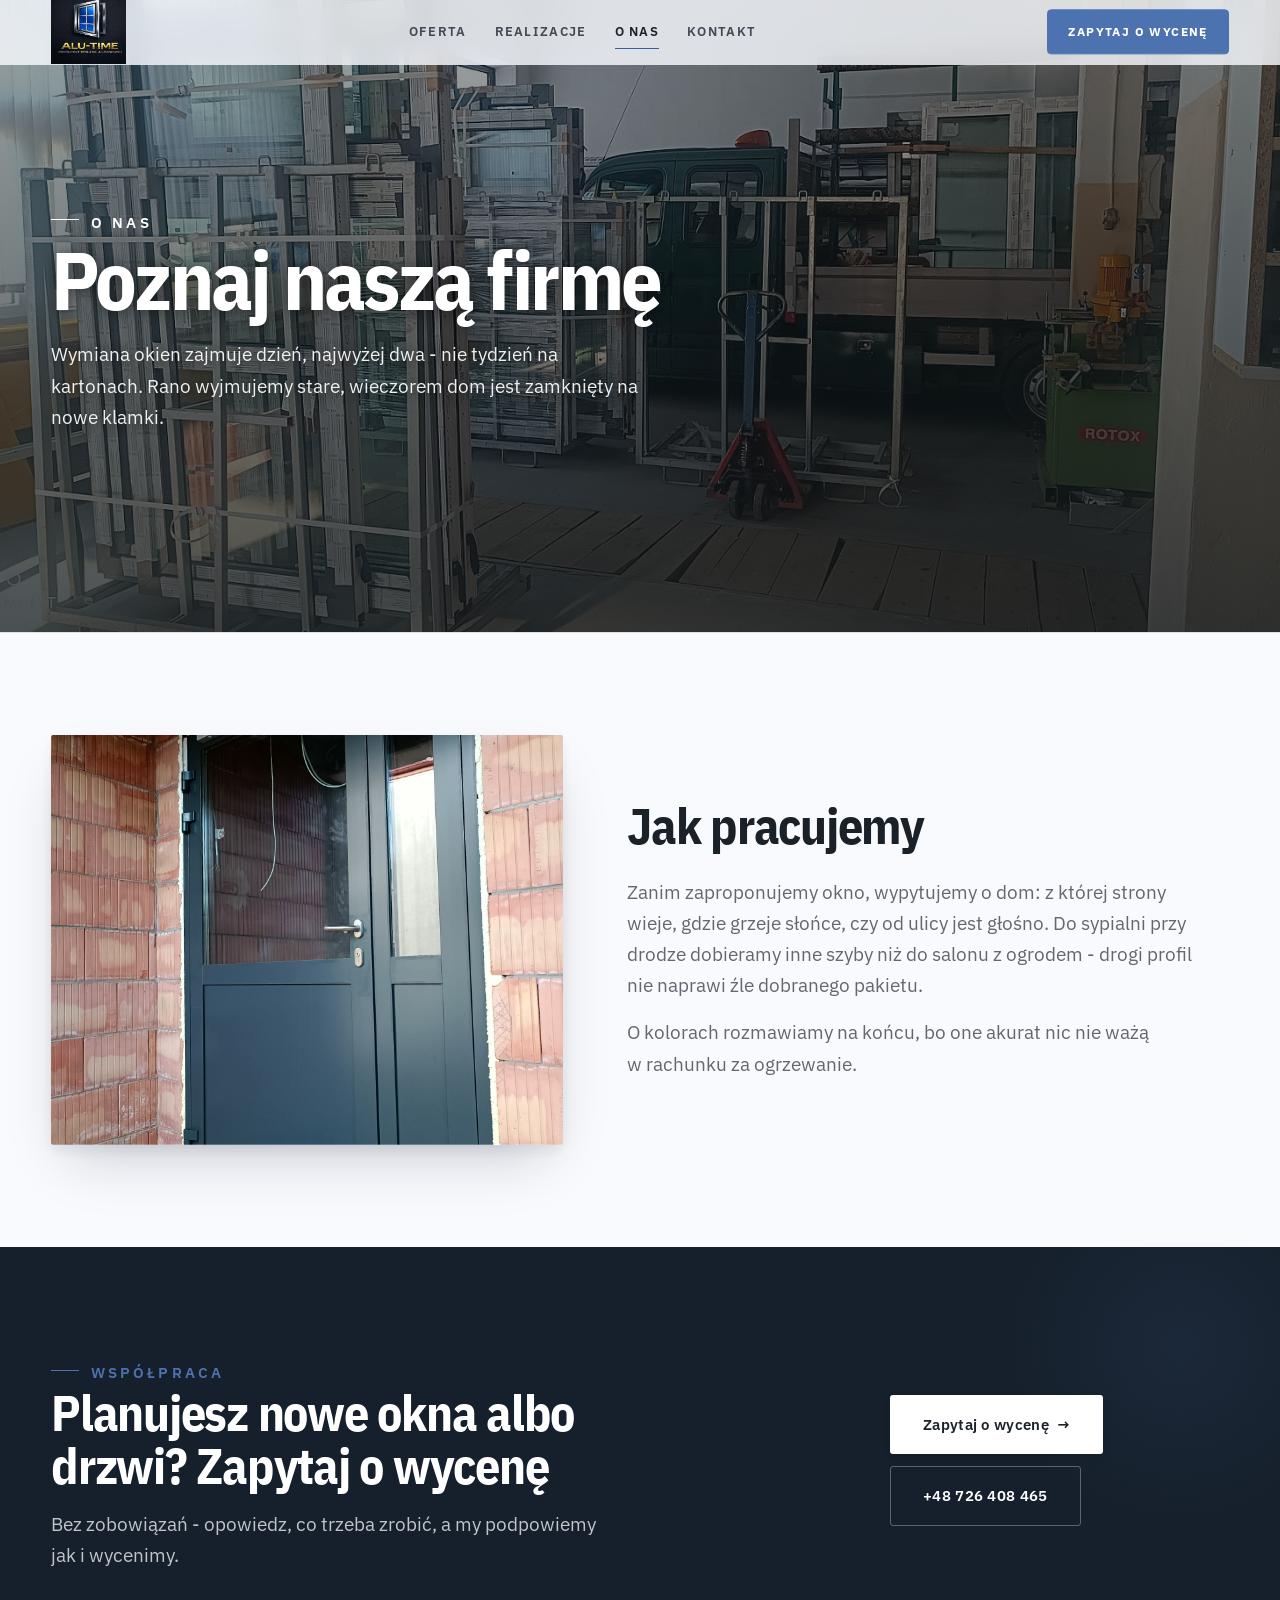
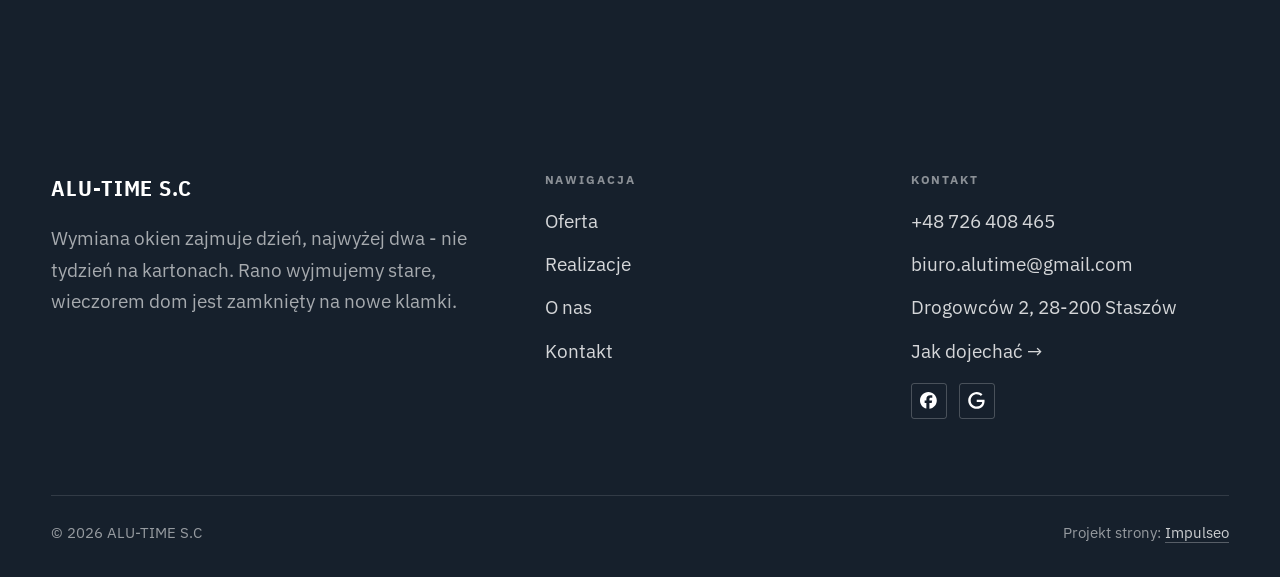
<file: o-nas.html>
<!DOCTYPE html>
<html lang="pl">
<head>
<meta charset="UTF-8">
<meta name="viewport" content="width=device-width, initial-scale=1.0">
<title>O nas - ALU-TIME S.C</title>
<meta name="description" content="Okna i drzwi aluminiowe, ogrody zimowe i witryny w Staszowie. Bezpłatny pomiar, ciepły montaż, wywóz starych okien, gwarancja. Zadzwoń: +48 726 408 465.">
<link rel="canonical" href="https://impulseo-pl.github.io/alu-time-s-c/o-nas.html">
<meta name="robots" content="noindex, nofollow">
<meta property="og:type" content="website">
<meta property="og:locale" content="pl_PL">
<meta property="og:site_name" content="ALU-TIME S.C">
<meta property="og:title" content="O nas - ALU-TIME S.C">
<meta property="og:description" content="Okna i drzwi aluminiowe, ogrody zimowe i witryny w Staszowie. Bezpłatny pomiar, ciepły montaż, wywóz starych okien, gwarancja. Zadzwoń: +48 726 408 465.">
<meta property="og:url" content="https://impulseo-pl.github.io/alu-time-s-c/o-nas.html">
<meta property="og:image" content="https://impulseo-pl.github.io/alu-time-s-c/img/og.jpg">
<meta property="og:image:width" content="1200">
<meta property="og:image:height" content="630">
<meta name="twitter:card" content="summary_large_image">
<link rel="preconnect" href="https://fonts.googleapis.com">
<link rel="preconnect" href="https://fonts.gstatic.com" crossorigin>
<link href="https://fonts.googleapis.com/css2?family=IBM+Plex+Sans+Condensed:wght@500;600;700&family=IBM+Plex+Sans:wght@400;500;600&display=swap" rel="stylesheet">
<link rel="stylesheet" href="assets/styles.css?v=89468b26">
</head>
<body>

<header class="nav">
  <div class="wrap nav-inner">
    <a class="brand brand-has-logo" href="index.html"><img class="brand-logo" src="img/logo.jpg" alt="ALU-TIME S.C" width="550" height="470" decoding="async"></a>
    <nav class="nav-links">
      <a href="oferta.html">Oferta</a>
      <a href="realizacje.html">Realizacje</a>
      <a href="o-nas.html" class="active" aria-current="page">O nas</a>
      <a href="kontakt.html">Kontakt</a>
      <a href="kontakt.html" class="btn btn-accent">Zapytaj o wycenę</a>
    </nav>
    <button class="nav-toggle" aria-label="Menu"><span></span><span></span><span></span></button>
  </div>
</header>

<main>
<section class="pagehead">
  <img src="img/about.jpg" alt="ALU-TIME S.C - Poznaj naszą firmę" width="1600" height="2133" decoding="async">
  <div class="wrap">
    <span class="eyebrow">O nas</span>
    <h1>Poznaj naszą firmę</h1>
    <p>Wymiana okien zajmuje dzień, najwyżej dwa - nie tydzień na kartonach. Rano wyjmujemy stare, wieczorem dom jest zamknięty na nowe klamki.</p>
  </div>
</section>
<section>
  <div class="wrap split">
    <div class="split-art reveal"><img src="img/g2.jpg" alt="ALU-TIME S.C" loading="lazy" width="1538" height="2072" decoding="async"></div>
    <div class="split-copy reveal">
      <h2>Jak pracujemy</h2>
      <p class="muted">Zanim zaproponujemy okno, wypytujemy o dom: z której strony wieje, gdzie grzeje słońce, czy od ulicy jest głośno. Do sypialni przy drodze dobieramy inne szyby niż do salonu z ogrodem - drogi profil nie naprawi źle dobranego pakietu.</p>
      <p class="muted">O kolorach rozmawiamy na końcu, bo one akurat nic nie ważą w rachunku za ogrzewanie.</p>
    </div>
  </div>
</section>


<section class="cta">
  <div class="wrap">
    <div class="reveal">
      <span class="eyebrow">Współpraca</span>
      <h2>Planujesz nowe okna albo drzwi? Zapytaj o wycenę</h2>
      <p>Bez zobowiązań - opowiedz, co trzeba zrobić, a my podpowiemy jak i wycenimy.</p>
    </div>
    <div class="cta-actions reveal">
      <a href="kontakt.html" class="btn btn-light">Zapytaj o wycenę <span class="arr">→</span></a>
      <a href="tel:+48726408465" class="btn btn-ghost btn-ghost-cta">+48 726 408 465</a>
    </div>
  </div>
</section>
</main>

<footer>
  <div class="wrap">
    <div class="foot-grid">
      <div class="foot-brand">
        <div class="name">ALU-TIME S.C</div>
        <p>Wymiana okien zajmuje dzień, najwyżej dwa - nie tydzień na kartonach. Rano wyjmujemy stare, wieczorem dom jest zamknięty na nowe klamki.</p>
      </div>
      <div class="foot-col">
        <h4>Nawigacja</h4>
        <a href="oferta.html">Oferta</a>
        <a href="realizacje.html">Realizacje</a>
        <a href="o-nas.html">O nas</a>
        <a href="kontakt.html">Kontakt</a>
      </div>
      <div class="foot-col">
        <h4>Kontakt</h4>
        <a href="tel:+48726408465">+48 726 408 465</a>
        <a href="mailto:biuro.alutime@gmail.com">biuro.alutime@gmail.com</a>
        <p>Drogowców 2, 28-200 Staszów</p>
        <a href="https://maps.google.com/?cid=13820530525232687276&g_mp=Cidnb29nbGUubWFwcy5wbGFjZXMudjEuUGxhY2VzLlNlYXJjaFRleHQQAhgEIAA" target="_blank" rel="noopener">Jak dojechać →</a>
      <div class="foot-soc">
        <a class="soc" href="https://www.facebook.com/p/Alu-Time-100066362057068/" target="_blank" rel="noopener" aria-label="Facebook - ALU-TIME S.C"><svg viewBox="0 0 24 24" aria-hidden="true" focusable="false"><path d="M9.101 23.691v-7.98H6.627v-3.667h2.474v-1.58c0-4.085 1.848-5.978 5.858-5.978.401 0 .955.042 1.468.103a8.68 8.68 0 0 1 1.141.195v3.325a8.623 8.623 0 0 0-.653-.036 26.805 26.805 0 0 0-.733-.009c-.707 0-1.259.096-1.675.309a1.686 1.686 0 0 0-.679.622c-.258.42-.374.995-.374 1.752v1.297h3.919l-.386 2.103-.287 1.564h-3.246v8.245C19.396 23.238 24 18.179 24 12.044c0-6.627-5.373-12-12-12s-12 5.373-12 12c0 5.628 3.874 10.35 9.101 11.647Z" fill="currentColor"/></svg></a>
        <a class="soc" href="https://maps.google.com/?cid=13820530525232687276&g_mp=Cidnb29nbGUubWFwcy5wbGFjZXMudjEuUGxhY2VzLlNlYXJjaFRleHQQAhgEIAA" target="_blank" rel="noopener" aria-label="Google - ALU-TIME S.C"><svg viewBox="0 0 24 24" aria-hidden="true" focusable="false"><path d="M12.48 10.92v3.28h7.84c-.24 1.84-.853 3.187-1.787 4.133-1.147 1.147-2.933 2.4-6.053 2.4-4.827 0-8.6-3.893-8.6-8.72s3.773-8.72 8.6-8.72c2.6 0 4.507 1.027 5.907 2.347l2.307-2.307C18.747 1.44 16.133 0 12.48 0 5.867 0 .307 5.387.307 12s5.56 12 12.173 12c3.573 0 6.267-1.173 8.373-3.36 2.16-2.16 2.84-5.213 2.84-7.667 0-.76-.053-1.467-.173-2.053H12.48z" fill="currentColor"/></svg></a>
      </div>
      </div>
    </div>
    <div class="foot-bot">
      <span>© 2026 ALU-TIME S.C</span>
      <span>Projekt strony: <a class="foot-credit" href="https://impulseo.pl" target="_blank" rel="noopener">Impulseo</a></span>
    </div>
  </div>
</footer>
<div class="sticky-reserve"><a class="sr-book" href="kontakt.html">Zapytaj o wycenę</a><a class="sr-call" href="tel:+48726408465" aria-label="Zadzwoń"><svg class="ico-tel" width="16" height="16" viewBox="0 0 24 24" fill="none" aria-hidden="true"><path d="M6.6 10.8a15.5 15.5 0 0 0 6.6 6.6l2.2-2.2a1 1 0 0 1 1-.24 11.4 11.4 0 0 0 3.6.58 1 1 0 0 1 1 1V20a1 1 0 0 1-1 1A17 17 0 0 1 3 4a1 1 0 0 1 1-1h3.5a1 1 0 0 1 1 1c0 1.25.2 2.46.58 3.6a1 1 0 0 1-.25 1l-2.23 2.2Z" fill="currentColor"/></svg></a></div>
<div class="demo-wazne" data-do="2026-11-12" data-cykl="3" hidden><svg class="dw-ico" width="13" height="13" viewBox="0 0 24 24" fill="none" aria-hidden="true"><circle cx="12" cy="12" r="8.6" stroke="currentColor" stroke-width="1.8"/><path d="M12 7.2V12l3.3 2" stroke="currentColor" stroke-width="1.8" stroke-linecap="round"/></svg><span class="dw-txt"></span></div>

<script src="assets/main.js"></script>
</body>
</html>
</file>
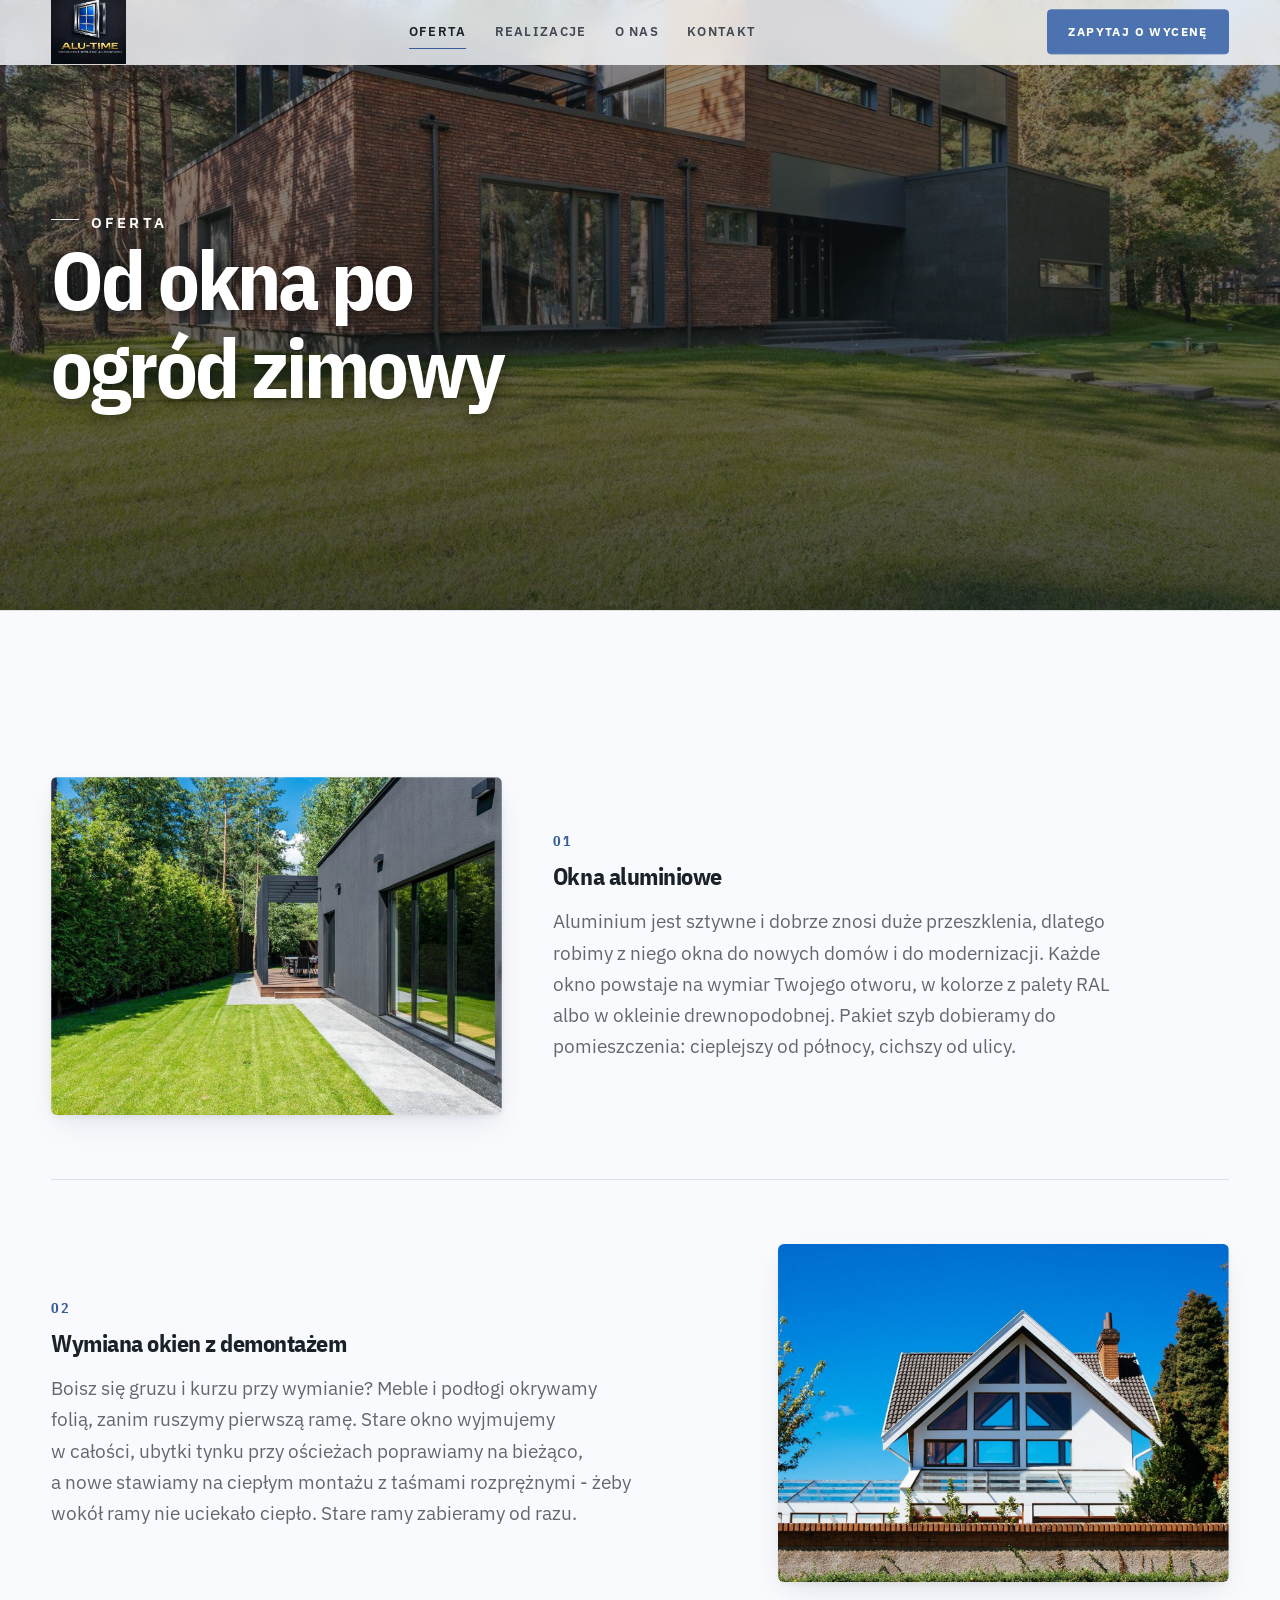
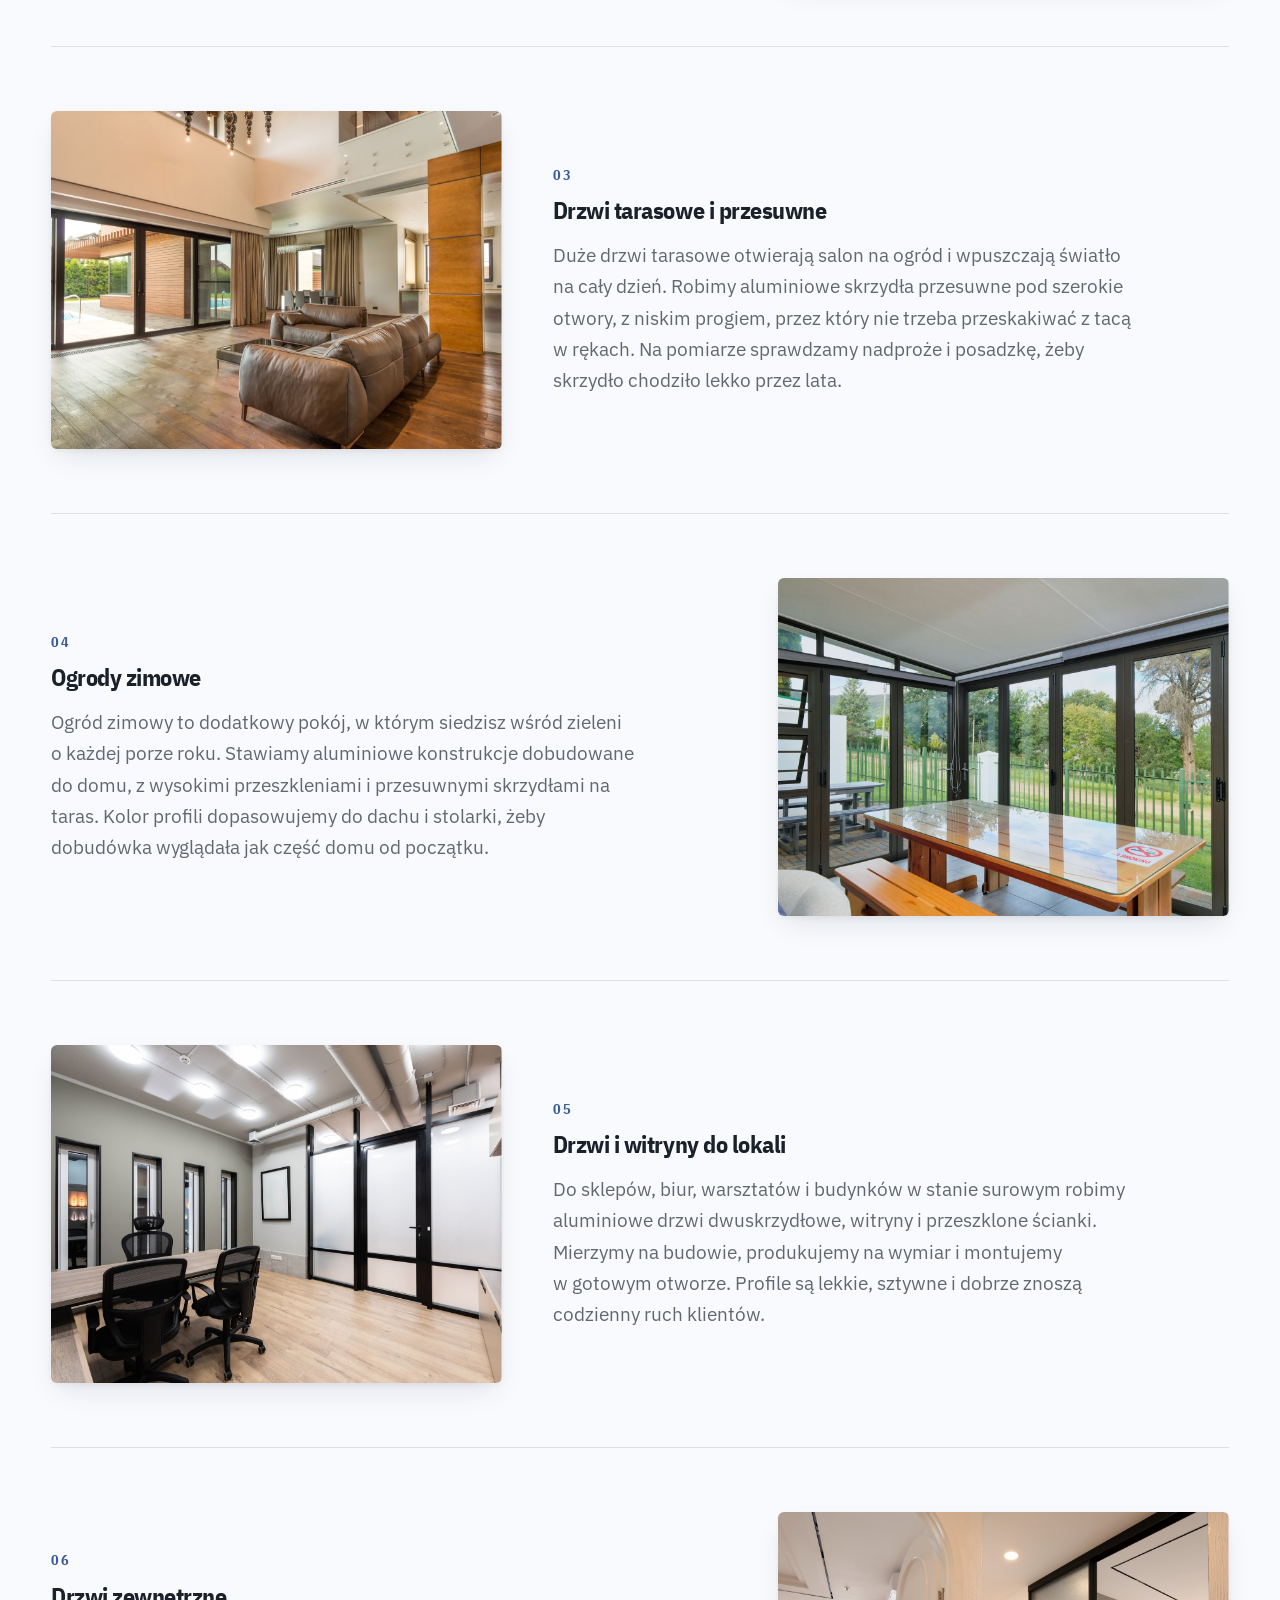
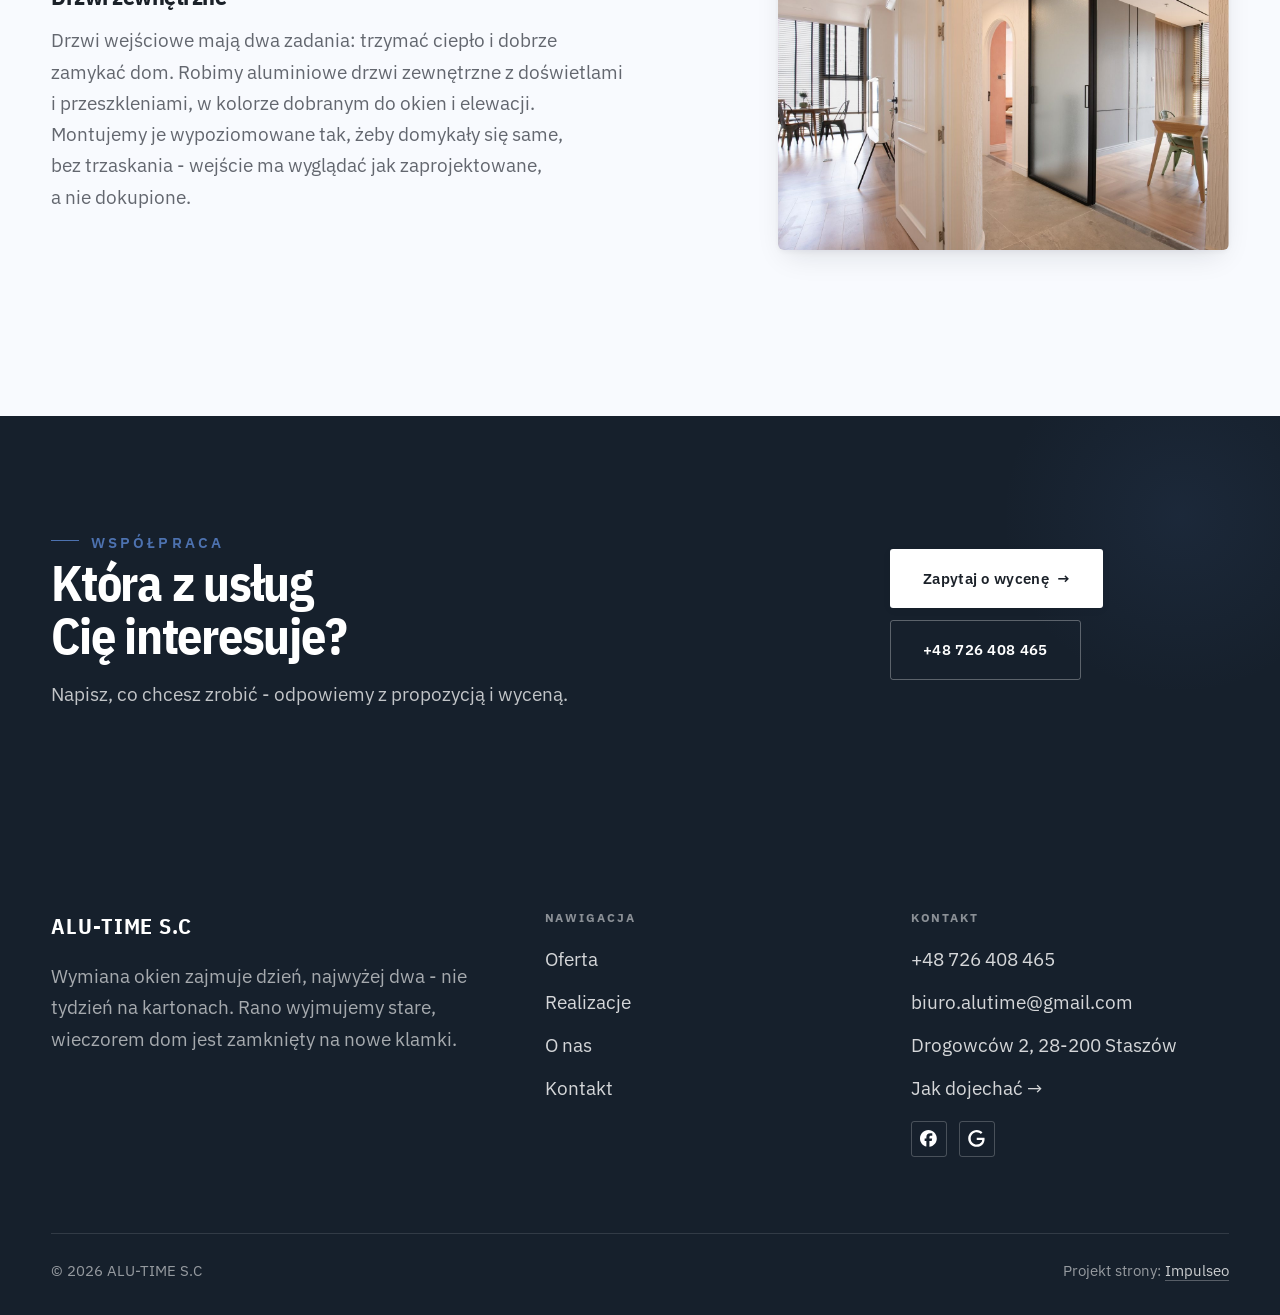
<file: oferta.html>
<!DOCTYPE html>
<html lang="pl">
<head>
<meta charset="UTF-8">
<meta name="viewport" content="width=device-width, initial-scale=1.0">
<title>Oferta - ALU-TIME S.C</title>
<meta name="description" content="Okna i drzwi aluminiowe, ogrody zimowe i witryny w Staszowie. Bezpłatny pomiar, ciepły montaż, wywóz starych okien, gwarancja. Zadzwoń: +48 726 408 465.">
<link rel="canonical" href="https://impulseo-pl.github.io/alu-time-s-c/oferta.html">
<meta name="robots" content="noindex, nofollow">
<meta property="og:type" content="website">
<meta property="og:locale" content="pl_PL">
<meta property="og:site_name" content="ALU-TIME S.C">
<meta property="og:title" content="Oferta - ALU-TIME S.C">
<meta property="og:description" content="Okna i drzwi aluminiowe, ogrody zimowe i witryny w Staszowie. Bezpłatny pomiar, ciepły montaż, wywóz starych okien, gwarancja. Zadzwoń: +48 726 408 465.">
<meta property="og:url" content="https://impulseo-pl.github.io/alu-time-s-c/oferta.html">
<meta property="og:image" content="https://impulseo-pl.github.io/alu-time-s-c/img/og.jpg">
<meta property="og:image:width" content="1200">
<meta property="og:image:height" content="630">
<meta name="twitter:card" content="summary_large_image">
<link rel="preconnect" href="https://fonts.googleapis.com">
<link rel="preconnect" href="https://fonts.gstatic.com" crossorigin>
<link href="https://fonts.googleapis.com/css2?family=IBM+Plex+Sans+Condensed:wght@500;600;700&family=IBM+Plex+Sans:wght@400;500;600&display=swap" rel="stylesheet">
<link rel="stylesheet" href="assets/styles.css?v=89468b26">
</head>
<body>

<header class="nav">
  <div class="wrap nav-inner">
    <a class="brand brand-has-logo" href="index.html"><img class="brand-logo" src="img/logo.jpg" alt="ALU-TIME S.C" width="550" height="470" decoding="async"></a>
    <nav class="nav-links">
      <a href="oferta.html" class="active" aria-current="page">Oferta</a>
      <a href="realizacje.html">Realizacje</a>
      <a href="o-nas.html">O nas</a>
      <a href="kontakt.html">Kontakt</a>
      <a href="kontakt.html" class="btn btn-accent">Zapytaj o wycenę</a>
    </nav>
    <button class="nav-toggle" aria-label="Menu"><span></span><span></span><span></span></button>
  </div>
</header>

<main>
<section class="pagehead">
  <img src="img/g14.jpg" alt="ALU-TIME S.C - Od okna po ogród zimowy" width="1600" height="1068" decoding="async">
  <div class="wrap">
    <span class="eyebrow">Oferta</span>
    <h1>Od okna po ogród zimowy</h1>
  </div>
</section>
<section>
  <div class="wrap">
    <div class="svc-row reveal">
      <div class="svc-row-art"><img src="img/g8.jpg" alt="Okna aluminiowe" loading="lazy" width="1600" height="1068" decoding="async"></div>
      <div>
        <span class="num">01</span>
        <h3>Okna aluminiowe</h3>
        <p class="muted">Aluminium jest sztywne i dobrze znosi duże przeszklenia, dlatego robimy z niego okna do nowych domów i do modernizacji. Każde okno powstaje na wymiar Twojego otworu, w kolorze z palety RAL albo w okleinie drewnopodobnej. Pakiet szyb dobieramy do pomieszczenia: cieplejszy od północy, cichszy od ulicy.</p>
      </div>
    </div>
    <div class="svc-row rev reveal">
      <div class="svc-row-art"><img src="img/g9.jpg" alt="Wymiana okien z demontażem" loading="lazy" width="1600" height="1066" decoding="async"></div>
      <div>
        <span class="num">02</span>
        <h3>Wymiana okien z demontażem</h3>
        <p class="muted">Boisz się gruzu i kurzu przy wymianie? Meble i podłogi okrywamy folią, zanim ruszymy pierwszą ramę. Stare okno wyjmujemy w całości, ubytki tynku przy ościeżach poprawiamy na bieżąco, a nowe stawiamy na ciepłym montażu z taśmami rozprężnymi - żeby wokół ramy nie uciekało ciepło. Stare ramy zabieramy od razu.</p>
      </div>
    </div>
    <div class="svc-row reveal">
      <div class="svc-row-art"><img src="img/g10.jpg" alt="Drzwi tarasowe i przesuwne" loading="lazy" width="1600" height="1066" decoding="async"></div>
      <div>
        <span class="num">03</span>
        <h3>Drzwi tarasowe i przesuwne</h3>
        <p class="muted">Duże drzwi tarasowe otwierają salon na ogród i wpuszczają światło na cały dzień. Robimy aluminiowe skrzydła przesuwne pod szerokie otwory, z niskim progiem, przez który nie trzeba przeskakiwać z tacą w rękach. Na pomiarze sprawdzamy nadproże i posadzkę, żeby skrzydło chodziło lekko przez lata.</p>
      </div>
    </div>
    <div class="svc-row rev reveal">
      <div class="svc-row-art"><img src="img/g11.jpg" alt="Ogrody zimowe" loading="lazy" width="1600" height="1066" decoding="async"></div>
      <div>
        <span class="num">04</span>
        <h3>Ogrody zimowe</h3>
        <p class="muted">Ogród zimowy to dodatkowy pokój, w którym siedzisz wśród zieleni o każdej porze roku. Stawiamy aluminiowe konstrukcje dobudowane do domu, z wysokimi przeszkleniami i przesuwnymi skrzydłami na taras. Kolor profili dopasowujemy do dachu i stolarki, żeby dobudówka wyglądała jak część domu od początku.</p>
      </div>
    </div>
    <div class="svc-row reveal">
      <div class="svc-row-art"><img src="img/g12.jpg" alt="Drzwi i witryny do lokali" loading="lazy" width="1600" height="1066" decoding="async"></div>
      <div>
        <span class="num">05</span>
        <h3>Drzwi i witryny do lokali</h3>
        <p class="muted">Do sklepów, biur, warsztatów i budynków w stanie surowym robimy aluminiowe drzwi dwuskrzydłowe, witryny i przeszklone ścianki. Mierzymy na budowie, produkujemy na wymiar i montujemy w gotowym otworze. Profile są lekkie, sztywne i dobrze znoszą codzienny ruch klientów.</p>
      </div>
    </div>
    <div class="svc-row rev reveal">
      <div class="svc-row-art"><img src="img/g13.jpg" alt="Drzwi tarasowe i przesuwne" loading="lazy" width="1600" height="1066" decoding="async"></div>
      <div>
        <span class="num">06</span>
        <h3>Drzwi zewnętrzne</h3>
        <p class="muted">Drzwi wejściowe mają dwa zadania: trzymać ciepło i dobrze zamykać dom. Robimy aluminiowe drzwi zewnętrzne z doświetlami i przeszkleniami, w kolorze dobranym do okien i elewacji. Montujemy je wypoziomowane tak, żeby domykały się same, bez trzaskania - wejście ma wyglądać jak zaprojektowane, a nie dokupione.</p>
      </div>
    </div>
  </div>
</section>

<section class="cta">
  <div class="wrap">
    <div class="reveal">
      <span class="eyebrow">Współpraca</span>
      <h2>Która z usług Cię interesuje?</h2>
      <p>Napisz, co chcesz zrobić - odpowiemy z propozycją i wyceną.</p>
    </div>
    <div class="cta-actions reveal">
      <a href="kontakt.html" class="btn btn-light">Zapytaj o wycenę <span class="arr">→</span></a>
      <a href="tel:+48726408465" class="btn btn-ghost btn-ghost-cta">+48 726 408 465</a>
    </div>
  </div>
</section>
</main>

<footer>
  <div class="wrap">
    <div class="foot-grid">
      <div class="foot-brand">
        <div class="name">ALU-TIME S.C</div>
        <p>Wymiana okien zajmuje dzień, najwyżej dwa - nie tydzień na kartonach. Rano wyjmujemy stare, wieczorem dom jest zamknięty na nowe klamki.</p>
      </div>
      <div class="foot-col">
        <h4>Nawigacja</h4>
        <a href="oferta.html">Oferta</a>
        <a href="realizacje.html">Realizacje</a>
        <a href="o-nas.html">O nas</a>
        <a href="kontakt.html">Kontakt</a>
      </div>
      <div class="foot-col">
        <h4>Kontakt</h4>
        <a href="tel:+48726408465">+48 726 408 465</a>
        <a href="mailto:biuro.alutime@gmail.com">biuro.alutime@gmail.com</a>
        <p>Drogowców 2, 28-200 Staszów</p>
        <a href="https://maps.google.com/?cid=13820530525232687276&g_mp=Cidnb29nbGUubWFwcy5wbGFjZXMudjEuUGxhY2VzLlNlYXJjaFRleHQQAhgEIAA" target="_blank" rel="noopener">Jak dojechać →</a>
      <div class="foot-soc">
        <a class="soc" href="https://www.facebook.com/p/Alu-Time-100066362057068/" target="_blank" rel="noopener" aria-label="Facebook - ALU-TIME S.C"><svg viewBox="0 0 24 24" aria-hidden="true" focusable="false"><path d="M9.101 23.691v-7.98H6.627v-3.667h2.474v-1.58c0-4.085 1.848-5.978 5.858-5.978.401 0 .955.042 1.468.103a8.68 8.68 0 0 1 1.141.195v3.325a8.623 8.623 0 0 0-.653-.036 26.805 26.805 0 0 0-.733-.009c-.707 0-1.259.096-1.675.309a1.686 1.686 0 0 0-.679.622c-.258.42-.374.995-.374 1.752v1.297h3.919l-.386 2.103-.287 1.564h-3.246v8.245C19.396 23.238 24 18.179 24 12.044c0-6.627-5.373-12-12-12s-12 5.373-12 12c0 5.628 3.874 10.35 9.101 11.647Z" fill="currentColor"/></svg></a>
        <a class="soc" href="https://maps.google.com/?cid=13820530525232687276&g_mp=Cidnb29nbGUubWFwcy5wbGFjZXMudjEuUGxhY2VzLlNlYXJjaFRleHQQAhgEIAA" target="_blank" rel="noopener" aria-label="Google - ALU-TIME S.C"><svg viewBox="0 0 24 24" aria-hidden="true" focusable="false"><path d="M12.48 10.92v3.28h7.84c-.24 1.84-.853 3.187-1.787 4.133-1.147 1.147-2.933 2.4-6.053 2.4-4.827 0-8.6-3.893-8.6-8.72s3.773-8.72 8.6-8.72c2.6 0 4.507 1.027 5.907 2.347l2.307-2.307C18.747 1.44 16.133 0 12.48 0 5.867 0 .307 5.387.307 12s5.56 12 12.173 12c3.573 0 6.267-1.173 8.373-3.36 2.16-2.16 2.84-5.213 2.84-7.667 0-.76-.053-1.467-.173-2.053H12.48z" fill="currentColor"/></svg></a>
      </div>
      </div>
    </div>
    <div class="foot-bot">
      <span>© 2026 ALU-TIME S.C</span>
      <span>Projekt strony: <a class="foot-credit" href="https://impulseo.pl" target="_blank" rel="noopener">Impulseo</a></span>
    </div>
  </div>
</footer>
<div class="sticky-reserve"><a class="sr-book" href="kontakt.html">Zapytaj o wycenę</a><a class="sr-call" href="tel:+48726408465" aria-label="Zadzwoń"><svg class="ico-tel" width="16" height="16" viewBox="0 0 24 24" fill="none" aria-hidden="true"><path d="M6.6 10.8a15.5 15.5 0 0 0 6.6 6.6l2.2-2.2a1 1 0 0 1 1-.24 11.4 11.4 0 0 0 3.6.58 1 1 0 0 1 1 1V20a1 1 0 0 1-1 1A17 17 0 0 1 3 4a1 1 0 0 1 1-1h3.5a1 1 0 0 1 1 1c0 1.25.2 2.46.58 3.6a1 1 0 0 1-.25 1l-2.23 2.2Z" fill="currentColor"/></svg></a></div>
<div class="demo-wazne" data-do="2026-11-12" data-cykl="3" hidden><svg class="dw-ico" width="13" height="13" viewBox="0 0 24 24" fill="none" aria-hidden="true"><circle cx="12" cy="12" r="8.6" stroke="currentColor" stroke-width="1.8"/><path d="M12 7.2V12l3.3 2" stroke="currentColor" stroke-width="1.8" stroke-linecap="round"/></svg><span class="dw-txt"></span></div>

<script src="assets/main.js"></script>
</body>
</html>
</file>
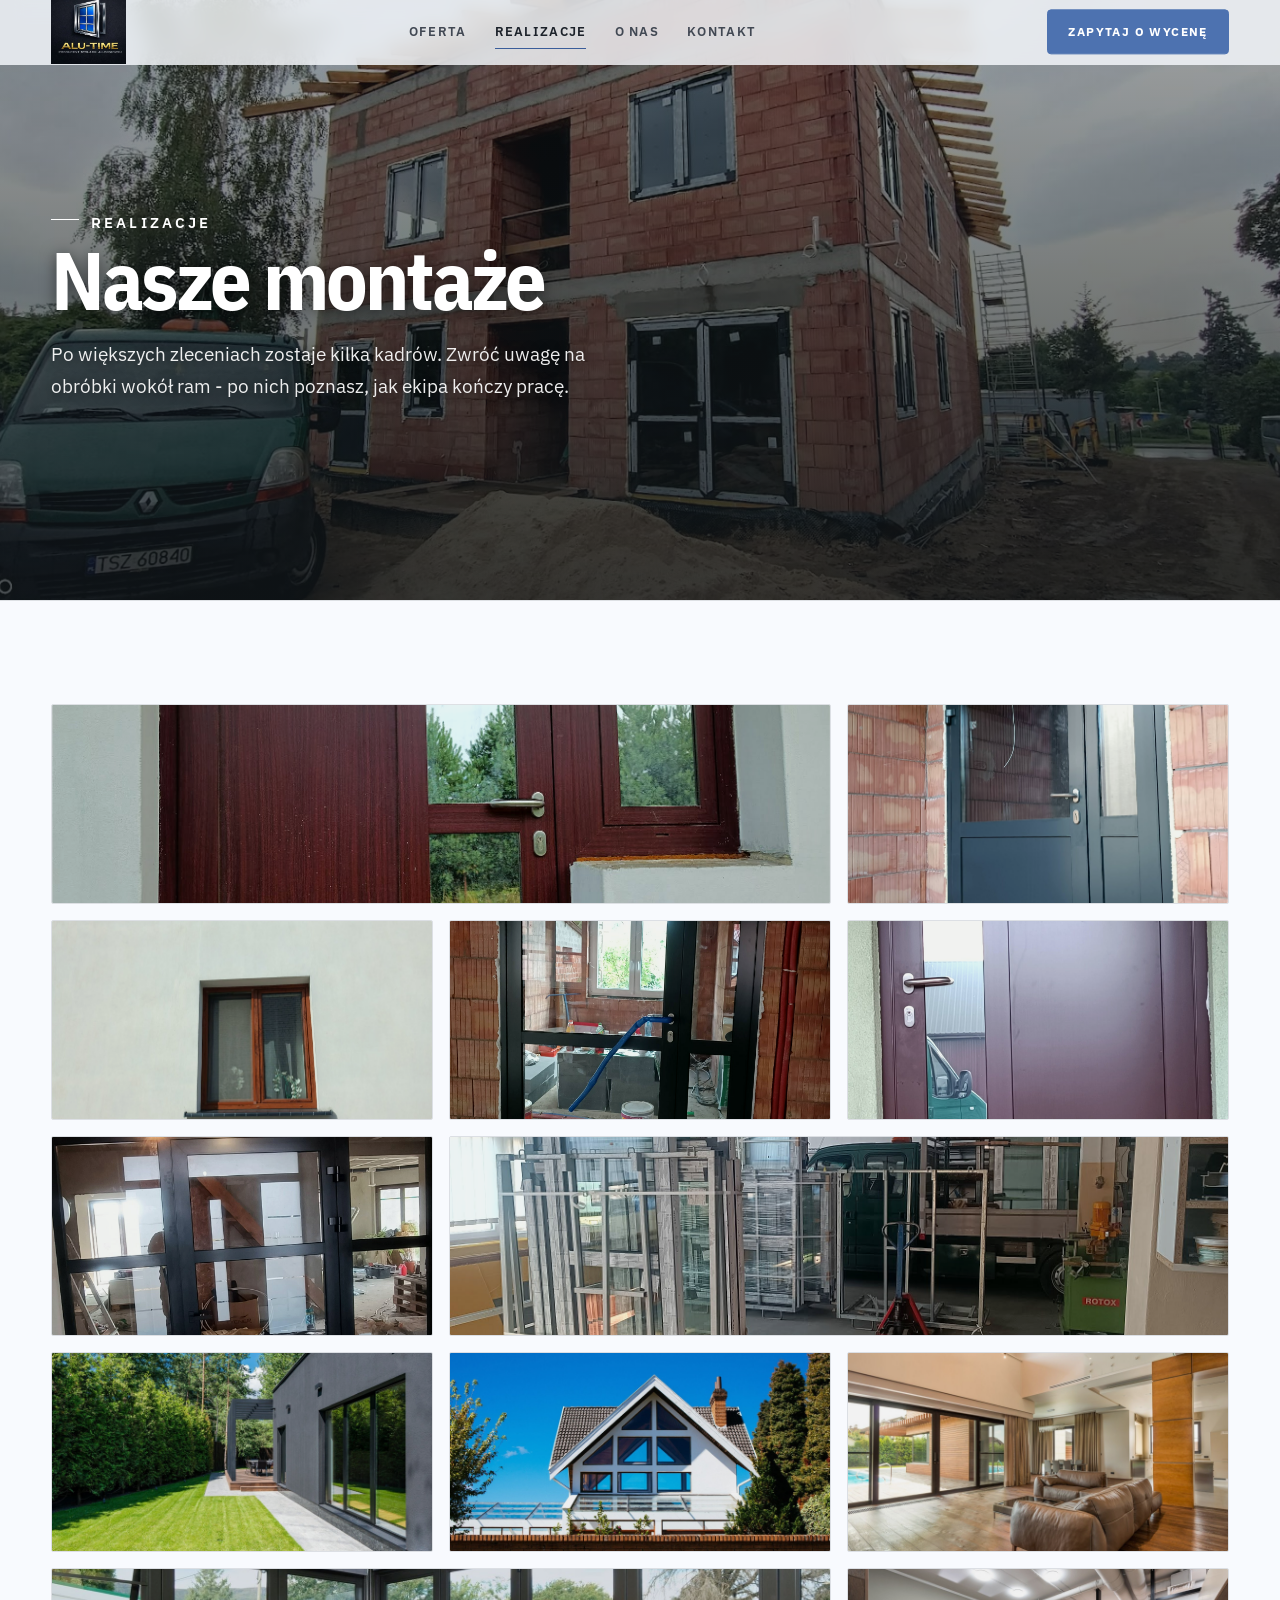
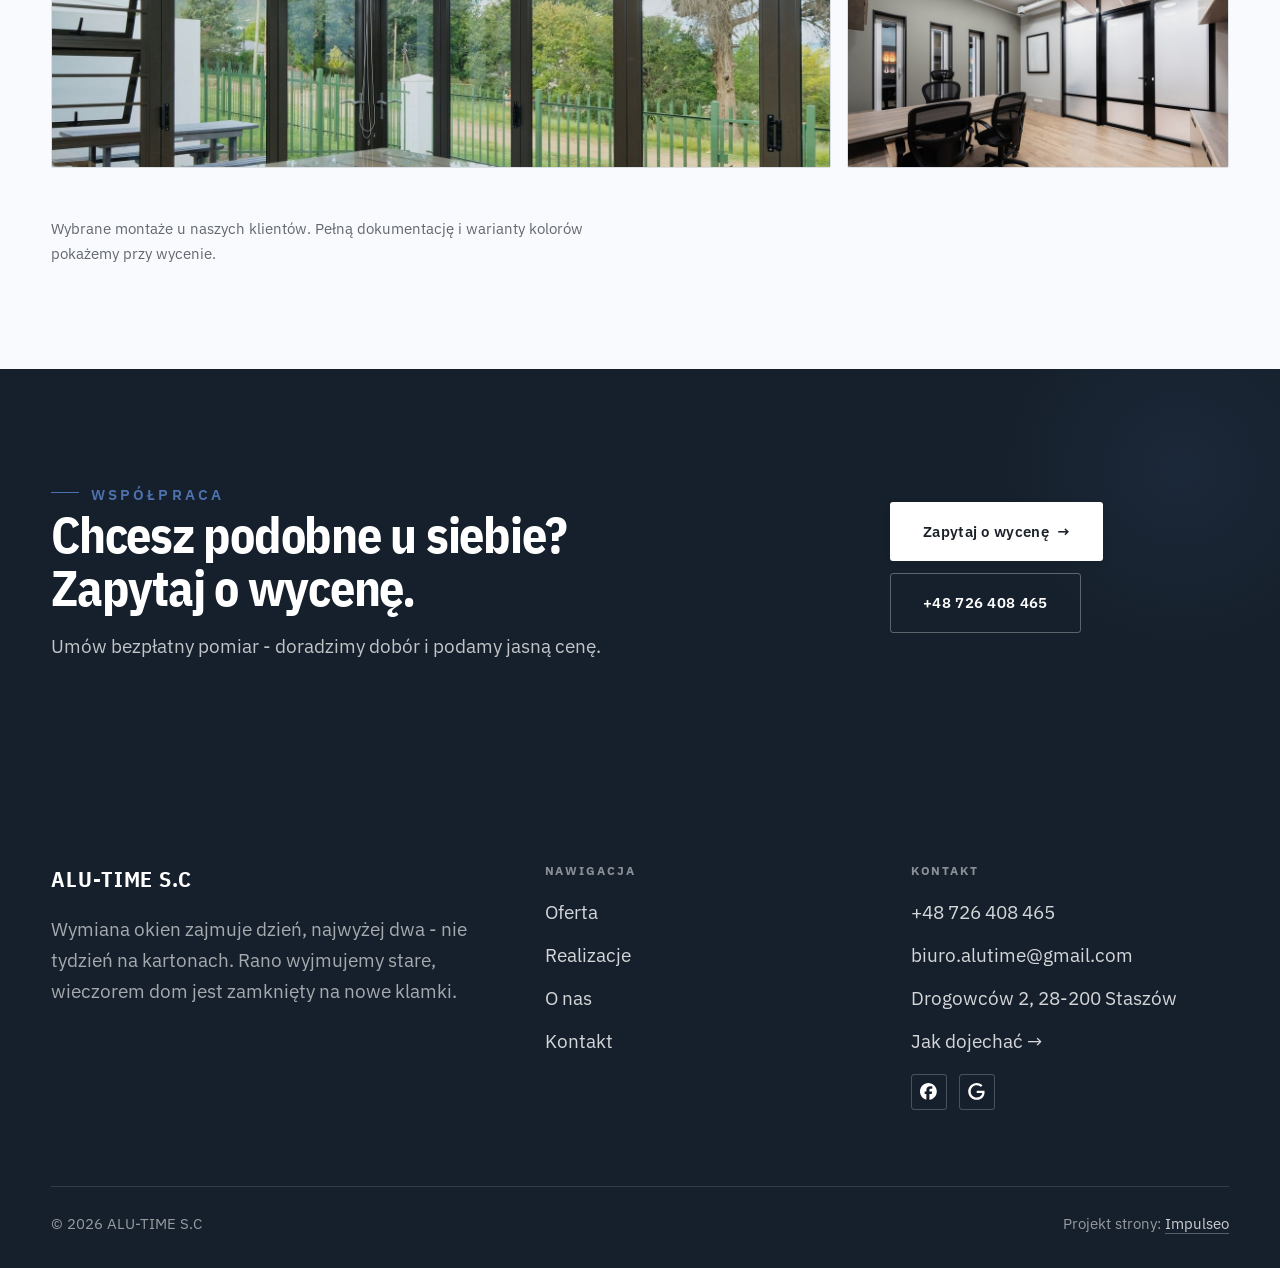
<file: realizacje.html>
<!DOCTYPE html>
<html lang="pl">
<head>
<meta charset="UTF-8">
<meta name="viewport" content="width=device-width, initial-scale=1.0">
<title>Realizacje - ALU-TIME S.C</title>
<meta name="description" content="Realizacje ALU-TIME S.C: Okna po montażu, Drzwi wejściowe, Ogród zimowy, Ciepły montaż w trakcie, Drzwi do lokalu">
<link rel="canonical" href="https://impulseo-pl.github.io/alu-time-s-c/realizacje.html">
<meta name="robots" content="noindex, nofollow">
<meta property="og:type" content="website">
<meta property="og:locale" content="pl_PL">
<meta property="og:site_name" content="ALU-TIME S.C">
<meta property="og:title" content="Realizacje - ALU-TIME S.C">
<meta property="og:description" content="Realizacje ALU-TIME S.C: Okna po montażu, Drzwi wejściowe, Ogród zimowy, Ciepły montaż w trakcie, Drzwi do lokalu">
<meta property="og:url" content="https://impulseo-pl.github.io/alu-time-s-c/realizacje.html">
<meta property="og:image" content="https://impulseo-pl.github.io/alu-time-s-c/img/og.jpg">
<meta property="og:image:width" content="1200">
<meta property="og:image:height" content="630">
<meta name="twitter:card" content="summary_large_image">
<link rel="preconnect" href="https://fonts.googleapis.com">
<link rel="preconnect" href="https://fonts.gstatic.com" crossorigin>
<link href="https://fonts.googleapis.com/css2?family=IBM+Plex+Sans+Condensed:wght@500;600;700&family=IBM+Plex+Sans:wght@400;500;600&display=swap" rel="stylesheet">
<link rel="stylesheet" href="assets/styles.css?v=89468b26">
</head>
<body>

<header class="nav">
  <div class="wrap nav-inner">
    <a class="brand brand-has-logo" href="index.html"><img class="brand-logo" src="img/logo.jpg" alt="ALU-TIME S.C" width="550" height="470" decoding="async"></a>
    <nav class="nav-links">
      <a href="oferta.html">Oferta</a>
      <a href="realizacje.html" class="active" aria-current="page">Realizacje</a>
      <a href="o-nas.html">O nas</a>
      <a href="kontakt.html">Kontakt</a>
      <a href="kontakt.html" class="btn btn-accent">Zapytaj o wycenę</a>
    </nav>
    <button class="nav-toggle" aria-label="Menu"><span></span><span></span><span></span></button>
  </div>
</header>

<main>
<section class="pagehead">
  <img src="img/g7.jpg" alt="ALU-TIME S.C - Nasze montaże" width="1556" height="666" decoding="async">
  <div class="wrap">
    <span class="eyebrow">Realizacje</span>
    <h1>Nasze montaże</h1>
    <p>Po większych zleceniach zostaje kilka kadrów. Zwróć uwagę na obróbki wokół ram - po nich poznasz, jak ekipa kończy pracę.</p>
  </div>
</section>
<section>
  <div class="wrap">
    <div class="gallery">
      <div class="tile t-two3 reveal"><img src="img/g1.jpg" alt="ALU-TIME S.C" loading="lazy" width="1600" height="2133" decoding="async"></div>
      <div class="tile t-third reveal"><img src="img/g2.jpg" alt="ALU-TIME S.C" loading="lazy" width="1538" height="2072" decoding="async"></div>
      <div class="tile t-third reveal"><img src="img/g3.jpg" alt="ALU-TIME S.C" loading="lazy" width="1530" height="2066" decoding="async"></div>
      <div class="tile t-third reveal"><img src="img/g4.jpg" alt="ALU-TIME S.C" loading="lazy" width="1474" height="2024" decoding="async"></div>
      <div class="tile t-third reveal"><img src="img/g5.jpg" alt="ALU-TIME S.C" loading="lazy" width="1288" height="2814" decoding="async"></div>
      <div class="tile t-third reveal"><img src="img/g6.jpg" alt="ALU-TIME S.C" loading="lazy" width="1292" height="2866" decoding="async"></div>
      <div class="tile t-two3 reveal"><img src="img/about.jpg" alt="ALU-TIME S.C" loading="lazy" width="1600" height="720" decoding="async"></div>
      <div class="tile t-third reveal"><img src="img/g8.jpg" alt="ALU-TIME S.C" loading="lazy" width="1600" height="1068" decoding="async"></div>
      <div class="tile t-third reveal"><img src="img/g9.jpg" alt="ALU-TIME S.C" loading="lazy" width="1600" height="1066" decoding="async"></div>
      <div class="tile t-third reveal"><img src="img/g10.jpg" alt="ALU-TIME S.C" loading="lazy" width="1600" height="1066" decoding="async"></div>
      <div class="tile t-two3 reveal"><img src="img/g11.jpg" alt="ALU-TIME S.C" loading="lazy" width="1600" height="1066" decoding="async"></div>
      <div class="tile t-third reveal"><img src="img/g12.jpg" alt="ALU-TIME S.C" loading="lazy" width="1600" height="1066" decoding="async"></div>
    </div>
    <p class="muted reveal" style="margin-top:var(--space-7);font-size:var(--text-sm);max-width:62ch">Wybrane montaże u naszych klientów. Pełną dokumentację i warianty kolorów pokażemy przy wycenie.</p>
  </div>
</section>
<section class="cta">
  <div class="wrap">
    <div class="reveal">
      <span class="eyebrow">Współpraca</span>
      <h2>Chcesz podobne u siebie? Zapytaj o wycenę.</h2>
      <p>Umów bezpłatny pomiar - doradzimy dobór i podamy jasną cenę.</p>
    </div>
    <div class="cta-actions reveal">
      <a href="kontakt.html" class="btn btn-light">Zapytaj o wycenę <span class="arr">→</span></a>
      <a href="tel:+48726408465" class="btn btn-ghost btn-ghost-cta">+48 726 408 465</a>
    </div>
  </div>
</section>
</main>

<footer>
  <div class="wrap">
    <div class="foot-grid">
      <div class="foot-brand">
        <div class="name">ALU-TIME S.C</div>
        <p>Wymiana okien zajmuje dzień, najwyżej dwa - nie tydzień na kartonach. Rano wyjmujemy stare, wieczorem dom jest zamknięty na nowe klamki.</p>
      </div>
      <div class="foot-col">
        <h4>Nawigacja</h4>
        <a href="oferta.html">Oferta</a>
        <a href="realizacje.html">Realizacje</a>
        <a href="o-nas.html">O nas</a>
        <a href="kontakt.html">Kontakt</a>
      </div>
      <div class="foot-col">
        <h4>Kontakt</h4>
        <a href="tel:+48726408465">+48 726 408 465</a>
        <a href="mailto:biuro.alutime@gmail.com">biuro.alutime@gmail.com</a>
        <p>Drogowców 2, 28-200 Staszów</p>
        <a href="https://maps.google.com/?cid=13820530525232687276&g_mp=Cidnb29nbGUubWFwcy5wbGFjZXMudjEuUGxhY2VzLlNlYXJjaFRleHQQAhgEIAA" target="_blank" rel="noopener">Jak dojechać →</a>
      <div class="foot-soc">
        <a class="soc" href="https://www.facebook.com/p/Alu-Time-100066362057068/" target="_blank" rel="noopener" aria-label="Facebook - ALU-TIME S.C"><svg viewBox="0 0 24 24" aria-hidden="true" focusable="false"><path d="M9.101 23.691v-7.98H6.627v-3.667h2.474v-1.58c0-4.085 1.848-5.978 5.858-5.978.401 0 .955.042 1.468.103a8.68 8.68 0 0 1 1.141.195v3.325a8.623 8.623 0 0 0-.653-.036 26.805 26.805 0 0 0-.733-.009c-.707 0-1.259.096-1.675.309a1.686 1.686 0 0 0-.679.622c-.258.42-.374.995-.374 1.752v1.297h3.919l-.386 2.103-.287 1.564h-3.246v8.245C19.396 23.238 24 18.179 24 12.044c0-6.627-5.373-12-12-12s-12 5.373-12 12c0 5.628 3.874 10.35 9.101 11.647Z" fill="currentColor"/></svg></a>
        <a class="soc" href="https://maps.google.com/?cid=13820530525232687276&g_mp=Cidnb29nbGUubWFwcy5wbGFjZXMudjEuUGxhY2VzLlNlYXJjaFRleHQQAhgEIAA" target="_blank" rel="noopener" aria-label="Google - ALU-TIME S.C"><svg viewBox="0 0 24 24" aria-hidden="true" focusable="false"><path d="M12.48 10.92v3.28h7.84c-.24 1.84-.853 3.187-1.787 4.133-1.147 1.147-2.933 2.4-6.053 2.4-4.827 0-8.6-3.893-8.6-8.72s3.773-8.72 8.6-8.72c2.6 0 4.507 1.027 5.907 2.347l2.307-2.307C18.747 1.44 16.133 0 12.48 0 5.867 0 .307 5.387.307 12s5.56 12 12.173 12c3.573 0 6.267-1.173 8.373-3.36 2.16-2.16 2.84-5.213 2.84-7.667 0-.76-.053-1.467-.173-2.053H12.48z" fill="currentColor"/></svg></a>
      </div>
      </div>
    </div>
    <div class="foot-bot">
      <span>© 2026 ALU-TIME S.C</span>
      <span>Projekt strony: <a class="foot-credit" href="https://impulseo.pl" target="_blank" rel="noopener">Impulseo</a></span>
    </div>
  </div>
</footer>
<div class="sticky-reserve"><a class="sr-book" href="kontakt.html">Zapytaj o wycenę</a><a class="sr-call" href="tel:+48726408465" aria-label="Zadzwoń"><svg class="ico-tel" width="16" height="16" viewBox="0 0 24 24" fill="none" aria-hidden="true"><path d="M6.6 10.8a15.5 15.5 0 0 0 6.6 6.6l2.2-2.2a1 1 0 0 1 1-.24 11.4 11.4 0 0 0 3.6.58 1 1 0 0 1 1 1V20a1 1 0 0 1-1 1A17 17 0 0 1 3 4a1 1 0 0 1 1-1h3.5a1 1 0 0 1 1 1c0 1.25.2 2.46.58 3.6a1 1 0 0 1-.25 1l-2.23 2.2Z" fill="currentColor"/></svg></a></div>
<div class="demo-wazne" data-do="2026-11-12" data-cykl="3" hidden><svg class="dw-ico" width="13" height="13" viewBox="0 0 24 24" fill="none" aria-hidden="true"><circle cx="12" cy="12" r="8.6" stroke="currentColor" stroke-width="1.8"/><path d="M12 7.2V12l3.3 2" stroke="currentColor" stroke-width="1.8" stroke-linecap="round"/></svg><span class="dw-txt"></span></div>

<script src="assets/main.js"></script>
</body>
</html>
</file>
<file: assets/styles.css>
/* ============================================================
   STOLBASZ — premium, architektoniczny B2B fit-out
   Jasna paleta, zero brązu. System wg premium-web-craft.
   Projekt strony: Impulseo (impulseo.pl)
   ============================================================ */

:root{
  /* PALETA — jasna, architektoniczna, chłodna */
  --paper:#F4F7FA;          /* główne tło */
  --paper-2:#E7EDF3;        /* sekcje alternatywne (chłodny jasny szary) */
  --paper-3:#E7EDF3;        /* delikatne wypełnienia */
  --ink:#16202C;            /* tekst główny — chłodny grafit */
  --ink-soft:#3A4654;       /* nagłówki drugorzędne */
  --muted:#5C6672;          /* tekst poboczny */
  --line:rgba(22,32,44,.12);/* hairline */
  --accent:#235E96;         /* stonowany petrol-slate — jedyny akcent */
  --accent-d:#1A4A78;
  --accent-soft:rgba(35,94,150,.10);
  --dark:#16202C;           /* sekcje ciemne (stopka/CTA) */

  /* HOVER ZDJĘĆ — JEDEN standard dla całego silnika (decyzja K. 04.08.2026, artefakt z wariantami).
     AKTUALNE (K.+Szymon 09.08.2026, wybór z artefaktu 6 wariantów): zoom 1.05 przy 1.4s -
     przy tak długim czasie mocniejszy kadr NIE skacze, tylko „oddycha". Poprzedni standard
     (1.02 / .55s z 04.08) odbierany jako dynamiczny i szybki.
     Spoczynek lekko przygaszony, ale TYLKO tam, gdzie jest mysz (@media hover:hover) —
     na telefonie zdjęcia zostają w pełnej jasności. */
  --img-zoom:1.05;                   /* K.+Szymon 09.08: wariant F z artefaktu porównawczego */
  --img-rest:brightness(.95) saturate(.99);
  --img-hot:brightness(1.06) saturate(1.05);
  --img-dur:1.4s;                    /* K.+Szymon 09.08 (wariant F): powoli = elegancko */
  --img-ease:cubic-bezier(.16,.84,.44,1);  /* miękki ogon, efekt „oddychania" */

  /* ODSTĘPY — skala 4/8 */
  --space-1:4px; --space-2:8px; --space-3:12px; --space-4:16px; --space-5:24px;
  --space-6:32px; --space-7:48px; --space-8:64px; --space-9:96px; --space-10:128px;

  /* TYPOGRAFIA — fluid clamp() (skala podbita 16.07.2026: większe, czytelniejsze litery — uwaga Adama) */
  --text-sm:clamp(.9rem,.87rem + .12vw,1rem);
  --text-base:clamp(1.08rem,1.04rem + .18vw,1.2rem);
  --text-lg:clamp(1.24rem,1.15rem + .34vw,1.44rem);
  --text-h3:clamp(1.34rem,1.22rem + .55vw,1.66rem);
  --text-h2:clamp(2.1rem,1.66rem + 2.1vw,3.1rem);
  --text-h1:clamp(2.9rem,2.1rem + 4vw,5.1rem);

  /* PROMIENIE — architektoniczne, raczej ostre */
  --r-sm:3px; --r-md:6px; --r-lg:10px;

  /* RUCH */
  --ease:cubic-bezier(.25,.46,.45,.94); --dur:.24s;

  /* CIENIE — miękkie, warstwowe */
  --sh-sm:0 1px 2px rgba(16,24,32,.04), 0 2px 8px rgba(16,24,32,.05);
  --sh-md:0 2px 6px rgba(16,24,32,.05), 0 12px 28px -8px rgba(16,24,32,.12);
  --sh-lg:0 6px 14px rgba(16,24,32,.07), 0 26px 56px -18px rgba(16,24,32,.22);

  --hairline:1px solid var(--line);

  --font-display:'IBM Plex Sans Condensed','IBM Plex Sans',sans-serif;
  --font-body:'IBM Plex Sans',sans-serif;
}

*{box-sizing:border-box;margin:0;padding:0}
html{scroll-behavior:smooth}
body{
  font-family:var(--font-body);
  font-size:var(--text-base);
  line-height:1.65;
  color:var(--ink);
  background:var(--paper);
  -webkit-font-smoothing:antialiased;
  text-rendering:optimizeLegibility;
}
img{max-width:100%;height:auto;display:block}  /* height:auto = width/height z atrybutów trzyma proporcje (TOP#12) */
a{color:inherit;text-decoration:none}

.wrap{width:min(92%,1180px);margin-inline:auto}
section{padding-block:clamp(52px,6.5vw,96px)}

h1,h2,h3{font-family:var(--font-display);font-weight:700;line-height:1.08;letter-spacing:-.02em;color:var(--ink)}
h1{font-size:var(--text-h1);letter-spacing:-.035em}
h2{font-size:var(--text-h2);letter-spacing:-.025em}
h3{font-size:var(--text-h3)}
/* MIARA — długość wiersza. WCAG 2.2 SC 1.4.8: max 80 znaków; Butterick: 45–90.
   68ch daje realnie 72–78 znaków polskiego tekstu, czyli z zapasem pod granicą.
   Wcześniej limit miał TYLKO <p> — <li>, <blockquote> i <dd> nie miały żadnego,
   i to jedyny powód, dla którego 23 bloki na dwóch oddanych stronach jadą po
   83–106 znaków w wierszu (pomiar 07.08.2026, bramka `miara`).
   ⚠️ Listy i definicje ograniczamy TYLKO bez klasy: `ul`/`ol` z klasą to u nas
   układ (siatki kafli, menu), a nie tekst ciągły — tam miarę wyznacza układ. */
/* 60ch, nie 68ch (K. 10.08): po zmianie fontów na węższe kroje (DM Sans i spółka)
   w 68ch mieściło się ~90 znaków - bramka pikselowa słusznie zgłaszała przekroczenie
   granicy 80. Pomiar na żywej przeglądarce: 60ch = 90 znaków, 53ch = ~78 znaków, czyli normę WCAG 1.4.8. */
:root{ --miara:53ch }
p{max-width:min(100%,var(--miara))}
blockquote,
ul:not([class])>li, ol:not([class])>li,
dl:not([class])>dd{max-width:min(100%,var(--miara))}

/* ⚠️ Świadomie BEZ wyjątku `.tile p,.card p,.svc p{max-width:none}`, choć nasuwa się sam:
   te akapity BYŁY już ograniczone (stare `p{max-width:65ch}`), więc „wyjątek" nie odblokowałby
   niczego nowego — tylko ROZLUŹNIŁ stan sprzed zmiany na wszystkich demach naraz.
   `figcaption` żadna z reguł wyżej nie dotyczy, więc też nie potrzebuje zwolnienia. */

/* ŁAMANIE. `balance` wyrównuje długości wierszy w nagłówku, `pretty` pilnuje ostatniego
   wiersza akapitu, żeby nie został w nim jeden wyraz. Obsługiwane od Chrome 117 /
   Safari 17.5; starsze przeglądarki po prostu ignorują tę własność.
   `text-wrap:pretty` nie występowało dotąd ANI RAZ w silniku ani w repo klientów. */
h1,h2,h3,.lead,.lede{text-wrap:balance}
p,li,blockquote,dd{text-wrap:pretty}

.eyebrow{
  font-family:var(--font-body);
  font-size:var(--text-sm);
  font-weight:600;
  letter-spacing:.18em;
  text-transform:uppercase;
  color:var(--accent);
  display:inline-flex;align-items:center;gap:var(--space-3);
}
/* flex:none + margin-top = kreska trzyma się PIERWSZEJ linii. Wcześniej align-items:center
   centrowało ją względem całego bloku i przy zawinięciu (długi kicker typu
   „…WNĘTRZ · LESZNO · OD 2019") druga linia lądowała z brzydkim wcięciem. */
.eyebrow{align-items:flex-start}
.eyebrow>*,.eyebrow{text-wrap:balance}   /* dlugi kicker lamal sie na sierote typu samo „2019" w drugiej linii */
.eyebrow::before{content:"";width:28px;height:1px;background:var(--accent);display:inline-block;flex:none;margin-top:.62em}

.muted{color:var(--muted)}
.lead{font-size:var(--text-lg);line-height:1.55;color:var(--ink-soft);max-width:50ch}

/* ---------- BUTTONS ---------- */
.btn{
  display:inline-flex;align-items:center;gap:var(--space-2);
  font-weight:600;font-size:var(--text-sm);letter-spacing:.02em;
  padding:var(--space-4) var(--space-6);
  border-radius:var(--r-sm);
  transition:transform var(--dur) var(--ease),box-shadow var(--dur) var(--ease),background var(--dur) var(--ease);
  cursor:pointer;border:1px solid transparent;
}
.btn-accent{background:var(--accent);color:#fff;box-shadow:var(--sh-sm)}
.btn-accent:hover{background:var(--accent-d);transform:translateY(-2px);box-shadow:var(--sh-md)}
.btn-accent:active{transform:translateY(0);box-shadow:var(--sh-sm)}
.btn-ghost{background:transparent;color:var(--ink);border-color:var(--line)}
.btn-ghost:hover{border-color:var(--accent);color:var(--accent);transform:translateY(-2px)}
.btn-light{background:#fff;color:var(--ink);box-shadow:var(--sh-sm)}
.btn-light:hover{transform:translateY(-2px);box-shadow:var(--sh-md)}
.btn .arr{transition:transform var(--dur) var(--ease)}
.btn:hover .arr{transform:translateX(4px)}

/* ---------- NAV ---------- */
.nav{
  position:sticky;top:0;z-index:50;
  background:color-mix(in srgb,var(--paper) 88%,transparent);
  backdrop-filter:saturate(140%) blur(10px);
  border-bottom:var(--hairline);
}
.nav-inner{display:flex;align-items:center;justify-content:space-between;gap:var(--space-5);height:72px}
/* ANTY-NACHODZENIE (K. 05.08.2026): długa nazwa firmy + przycisk z pełnym numerem nie mieściły się w pasku
   i flex ściskał linki PONIŻEJ ich treści - "Kontakt" wchodził na ramkę "Zadzwoń +48 ...". Teraz ustępuje
   nazwa marki (skrót wielokropkiem), a menu i przycisk nigdy się nie kurczą ani nie zachodzą na siebie. */
.brand{display:flex;flex-direction:column;line-height:1;min-width:0;flex:0 1 auto}
.brand .name{font-family:var(--font-display);font-weight:800;font-size:1.35rem;letter-spacing:.04em;white-space:nowrap;overflow:hidden;text-overflow:ellipsis}
.brand .sub{font-size:.62rem;letter-spacing:.34em;text-transform:uppercase;color:var(--muted);margin-top:5px;white-space:nowrap;overflow:hidden;text-overflow:ellipsis}
.nav-links{display:flex;align-items:center;gap:var(--space-6);flex:0 0 auto}
.nav-links a{font-size:var(--text-sm);font-weight:500;color:var(--ink-soft);position:relative;padding-block:4px;white-space:nowrap;transition:color var(--dur) var(--ease)}
.nav-links a::after{content:"";position:absolute;left:0;bottom:0;width:0;height:1.5px;background:var(--accent);transition:width var(--dur) var(--ease)}
.nav-links a:hover,.nav-links a.active{color:var(--ink)}
.nav-links a:hover::after,.nav-links a.active::after{width:100%}
.nav-links .btn{padding:var(--space-2) var(--space-5)}
/* przyciski w nav: właściwy kolor (przebij .nav-links a) + bez podkreślenia */
.nav-links a.btn-accent{color:#fff}
.nav-links a.btn-ghost,.nav-links a.btn-light{color:var(--ink)}
/* CTA w pasku: NIE podkreślenie spod linków menu, ale ten sam przelatujący błysk,
   co na wszystkich innych przyciskach (zgłoszenie K. 13.08.2026 - „na hero jest efekt
   światła przechodzącego przez przycisk, na navbarze go nie ma, a mają być identyczne").
   Reguła `.nav-links a::after` jest silniejsza od `.btn::after`, więc trzeba jej
   geometrię wyzerować i wpisać połysk z nazwy - samo `display:none` gasiło efekt. */
.nav-links a.btn::after{
  display:block;content:"";position:absolute;inset:0;z-index:-1;pointer-events:none;
  width:auto;height:auto;border-radius:inherit;   /* kasuje geometrię podkreślenia (width:0;height:1.5px) */
  background:linear-gradient(100deg,transparent 32%,rgba(255,255,255,.20) 50%,transparent 68%);
  translate:-120% 0}
@media (prefers-reduced-motion:no-preference){
  .nav-links a.btn:hover::after{translate:120% 0;transition:translate .75s var(--mt-ease,cubic-bezier(.16,.84,.44,1))}
}
.nav-toggle{display:none;background:none;border:none;cursor:pointer;flex-direction:column;gap:5px;padding:8px}
.nav-toggle span{width:24px;height:2px;background:var(--ink);transition:var(--dur)}
/* Ciasny zakres MIĘDZY menu mobilnym a pełnym pulpitem: zbijamy odstępy i nazwę marki,
   żeby wszystko zmieściło się naturalnie, zanim w ogóle dojdzie do skracania wielokropkiem. */
@media(max-width:1280px) and (min-width:921px){
  .nav-links{gap:var(--space-4)}
  .nav-links .btn{padding:var(--space-2) var(--space-4)}
  .brand .name{font-size:1.15rem}
}

/* ---------- HERO (split) ---------- */
.hero{position:relative;overflow:hidden;border-bottom:var(--hairline)}
.hero-grid{display:grid;grid-template-columns:1.05fr .95fr;gap:clamp(24px,4vw,60px);align-items:center;
  padding-block:clamp(36px,4.5vw,64px)}
.hero-copy .eyebrow{margin-bottom:var(--space-5)}
.hero-copy h1{margin-bottom:var(--space-5)}
.hero-copy .lead{margin-bottom:var(--space-7)}
.hero-actions{display:flex;flex-wrap:wrap;gap:var(--space-4)}
.hero-art{position:relative;aspect-ratio:4/3;border-radius:var(--r-lg);overflow:hidden;box-shadow:var(--sh-lg)}
.hero-art img{width:100%;height:100%;object-fit:cover}
.hero-art::after{content:"";position:absolute;inset:0;background:linear-gradient(180deg,transparent 55%,rgba(18,24,28,.28))}
.hero-badge{position:absolute;left:var(--space-5);bottom:var(--space-5);z-index:2;
  background:rgba(252,252,251,.94);backdrop-filter:blur(4px);
  border-radius:var(--r-md);padding:var(--space-4) var(--space-5);box-shadow:var(--sh-md);max-width:78%}
.hero-badge strong{display:block;font-family:var(--font-display);font-size:1rem;letter-spacing:-.01em}
.hero-badge span{font-size:var(--text-sm);color:var(--muted)}

/* ---------- HERO duży / kinowy (strona główna) ---------- */
.hero-cine{position:relative;min-height:clamp(560px,82vh,840px);min-height:clamp(560px,82svh,840px);display:flex;align-items:center;overflow:hidden;border-bottom:var(--hairline)}
.hero-cine>img{position:absolute;inset:0;width:100%;height:100%;object-fit:cover;z-index:0}
.hero-cine::after{content:"";position:absolute;inset:0;z-index:1;
  background:linear-gradient(95deg,rgba(13,18,23,.86) 0%,rgba(13,18,23,.64) 32%,rgba(13,18,23,.24) 62%,rgba(13,18,23,.04) 100%)}
.hero-cine .wrap{position:relative;z-index:2;padding-block:var(--space-8)}
.hero-cine .hero-copy{max-width:660px}
.hero-cine .eyebrow{color:#fff;margin-bottom:var(--space-5)}
.hero-cine .eyebrow::before{background:#fff}
.hero-cine h1{color:#fff;margin-bottom:var(--space-5);font-size:clamp(2.9rem,2rem + 4.4vw,5.2rem);text-wrap:balance}
.hero-cine .lead{color:rgba(255,255,255,.92);max-width:48ch;margin-bottom:var(--space-7)}
.hero-cine .hero-actions{display:flex;flex-wrap:wrap;gap:var(--space-4)}
/* NISKIE OKNO (laptop z dokiem i paskami przeglądarki ma ~700-780 px wysokości widoku):
   H1 do 5.2rem + długi lead nie mieściły się i przyciski wypadały POD krawędź ekranu -
   klient widział stronę bez ani jednego CTA. Skalujemy w dół, zamiast przycinać treść. */
@media(min-width:821px) and (max-height:820px){
  .hero-cine{min-height:clamp(520px,94svh,780px)}
  .hero-cine .wrap{padding-block:var(--space-6)}
  .hero-cine h1{font-size:clamp(2.2rem,1.5rem + 2.6vw,3.6rem);margin-bottom:var(--space-4)}
  .hero-cine .eyebrow{margin-bottom:var(--space-4)}
  .hero-cine .lead{margin-bottom:var(--space-5);max-width:44ch}
}
@media(max-width:680px){
  .hero-cine{min-height:clamp(520px,76vh,640px);min-height:clamp(520px,76svh,640px);align-items:flex-end}
  .hero-cine::after{background:linear-gradient(0deg,rgba(13,18,23,.9) 6%,rgba(13,18,23,.45) 55%,rgba(13,18,23,.25) 100%)}
  .hero-cine .wrap{padding-bottom:var(--space-9)}
  /* TELEFON (~90% oglądających): lead potrafił zająć 8 linii i zepchnąć CTA poza pierwszy ekran.
     Zwężamy interlinię i skalę - treści nie ucinamy, bo to ona sprzedaje. */
  .hero-cine .lead{font-size:.98rem;line-height:1.5;margin-bottom:var(--space-5)}
  .hero-cine .eyebrow{font-size:.72rem;letter-spacing:.13em;margin-bottom:var(--space-4)}
  .hero-cine .eyebrow::before{width:20px}
  .hero-cine h1{margin-bottom:var(--space-4)}
}

/* full-bleed hero variant (podstrony) */
.pagehead{position:relative;min-height:46vh;min-height:46svh;display:flex;align-items:flex-end;overflow:hidden;border-bottom:var(--hairline)}
.pagehead img{position:absolute;inset:0;width:100%;height:100%;object-fit:cover}
/* 10.08.2026 (decyzja K.): mocniejsze przyciemnienie + cień pod tekstem. Bramka mierzyła na
   nagłówkach podstron 3,38-3,43:1 przy wymaganych 4,5 — jasne zdjęcie (hala, śnieg, niebo)
   podchodziło pod biały tekst. Zdjęcia klientów są różne, więc kontrast musi dawać WARSTWA,
   a nie szczęśliwy dobór kadru. */
.pagehead::after{content:"";position:absolute;inset:0;background:linear-gradient(180deg,rgba(18,24,28,.40),rgba(18,24,28,.76))}
.pagehead .wrap{position:relative;z-index:2;padding-block:var(--space-9);color:#fff}
.pagehead h1{color:#fff;max-width:18ch;text-shadow:0 2px 16px rgba(0,0,0,.55)}
.pagehead .eyebrow{color:#fff}
.pagehead .eyebrow::before{background:#fff}
.pagehead p{color:rgba(255,255,255,.92);margin-top:var(--space-4);max-width:54ch;text-shadow:0 1px 12px rgba(0,0,0,.5)}

/* ---------- STRIP (pasek skrótów / liczby) ---------- */
.strip{background:var(--dark);color:#fff}
/* PASEK HASEŁ — standard 04.08.2026 (decyzja K.): 5 haseł w JEDNYM rzędzie, tekst WYŚRODKOWANY,
   węższe marginesy boczne niż reszta strony (pasek ma iść szerzej), równe wysokości kolumn. */
.strip .wrap{width:min(96%,1440px);display:grid;grid-template-columns:repeat(5,1fr);
  gap:var(--space-5);padding-block:var(--space-7);align-items:stretch}
.strip .item .k{font-family:var(--font-display);font-size:clamp(1.05rem,.82rem + .85vw,1.55rem);
  font-weight:800;letter-spacing:-.02em;color:#fff;line-height:1.18;text-wrap:balance}
.strip .item .v{font-size:var(--text-sm);color:rgba(255,255,255,.66);margin-top:var(--space-2);line-height:1.4}
.strip .item{border-left:2px solid var(--accent);padding-inline:var(--space-4);
  text-align:center;display:flex;flex-direction:column;justify-content:center}
/* liczba kolumn = liczba haseł, żeby ostatnie nie zostawało samo w drugim rzędzie.
   Klasę n-N nadaje multipage.py; domyślnie (bez klasy) pasek jest 5-kolumnowy. */
.strip.n-2 .wrap{grid-template-columns:repeat(2,1fr)}
.strip.n-3 .wrap{grid-template-columns:repeat(3,1fr)}
.strip.n-4 .wrap{grid-template-columns:repeat(4,1fr);gap:var(--space-6)}
.strip.n-4 .item .k{font-size:clamp(1.3rem,1rem + 1.1vw,2rem)}
.strip.n-6 .wrap{grid-template-columns:repeat(6,1fr);gap:var(--space-4)}
.strip.n-6 .item .k{font-size:clamp(.98rem,.8rem + .7vw,1.35rem)}
/* równe łamanie: zamiast "długa linia + jedno słowo" obie linie zbliżonej długości */
.strip .item .k{text-wrap:balance}

/* ---------- SECTION HEAD ---------- */
.head{max-width:48rem;margin-bottom:var(--space-8)}
.head.center{margin-inline:auto;text-align:center}
.head .eyebrow{margin-bottom:var(--space-4)}
.head h2{margin-bottom:var(--space-4)}
.head p{color:var(--muted);font-size:var(--text-lg);line-height:1.55}
.head.center p{margin-inline:auto}

/* ---------- INTRO SPLIT ---------- */
.split{display:grid;grid-template-columns:.92fr 1.08fr;gap:clamp(28px,5vw,80px);align-items:center}
.split.rev{grid-template-columns:1.08fr .92fr}
.split.rev .split-art{order:-1}
.split-art{position:relative;aspect-ratio:5/4;border-radius:var(--r-lg);overflow:hidden;box-shadow:var(--sh-lg)}
.split-art img{width:100%;height:100%;object-fit:cover}
.split-copy h2{margin-bottom:var(--space-5)}
.split-copy p+p{margin-top:var(--space-4)}
.split-copy .btn{margin-top:var(--space-6)}

/* ---------- SERVICES (zakres) ---------- */
.svc-grid{display:grid;grid-template-columns:repeat(auto-fit,minmax(280px,1fr));gap:var(--space-5)}
.svc{background:#fff;border:var(--hairline);border-radius:var(--r-md);padding:var(--space-7) var(--space-6);
  transition:transform var(--dur) var(--ease),box-shadow var(--dur) var(--ease),border-color var(--dur) var(--ease);
  position:relative;overflow:hidden}
.svc::before{content:"";position:absolute;left:0;top:0;width:3px;height:0;background:var(--accent);transition:height var(--dur) var(--ease)}
.svc:hover{transform:translateY(-4px);box-shadow:var(--sh-md);border-color:transparent}
.svc:hover::before{height:100%}
.svc .ic{font-family:var(--font-display);font-size:.8rem;font-weight:700;letter-spacing:.12em;color:var(--accent);margin-bottom:var(--space-4)}
.svc h3{margin-bottom:var(--space-3);font-size:1.22rem}
.svc p{color:var(--muted);font-size:var(--text-base);line-height:1.6}

/* big detailed service rows */
.svc-row{display:grid;grid-template-columns:.8fr 1.2fr;gap:clamp(20px,4vw,60px);align-items:center;padding-block:var(--space-8)}
.svc-row+.svc-row{border-top:var(--hairline)}
.svc-row.rev{grid-template-columns:1.2fr .8fr}
/* Naprzemienny układ wierszy oferty: co drugi wiersz ma zdjęcie po PRAWEJ.
   Było `order:-1` — martwy kod, bo zdjęcie i tak jest pierwszym dzieckiem w HTML,
   więc wszystkie wiersze wyglądały identycznie (zdjęcie zawsze z lewej), a `rev`
   zmieniało tylko szerokość kolumn. Znalezione 29.07.2026 przy różnicowaniu kierunków
   animacji (pomiar pozycji: art.mid 390/502 przy row.mid 756 — zawsze lewa strona). */
.svc-row.rev .svc-row-art{order:2}
.svc-row-art{aspect-ratio:4/3;border-radius:var(--r-md);overflow:hidden;box-shadow:var(--sh-md)}
.svc-row-art img{width:100%;height:100%;object-fit:cover}
.svc-row h3{font-size:1.5rem;margin-bottom:var(--space-4)}
.svc-row .num{font-family:var(--font-display);font-size:.85rem;font-weight:700;letter-spacing:.14em;color:var(--accent);display:block;margin-bottom:var(--space-3)}
.svc-row ul{list-style:none;margin-top:var(--space-4);display:flex;flex-direction:column;gap:var(--space-2)}
.svc-row li{position:relative;padding-left:var(--space-5);color:var(--muted);font-size:var(--text-base)}
.svc-row li::before{content:"";position:absolute;left:0;top:.62em;width:8px;height:1px;background:var(--accent)}

/* ---------- GALLERY (realizacje) ---------- */
.gallery{display:grid;grid-template-columns:repeat(12,1fr);gap:var(--space-4);grid-auto-rows:200px}
/* GALERIA MASONRY — pionowe zdjęcia (portrety beauty/wellness) bez przycinania: kolumny, height auto */
.gallery-masonry{column-count:3;column-gap:var(--space-4)}
@media(max-width:900px){.gallery-masonry{column-count:2}}
@media(max-width:560px){.gallery-masonry{column-count:1}}
.gallery-masonry .m-tile{break-inside:avoid;margin:0 0 var(--space-4);padding:0;position:relative;overflow:hidden;border-radius:var(--r-md);border:1px solid var(--line)}
.gallery-masonry .m-tile img{width:100%;height:auto;display:block}
.gallery-masonry .m-tile .cap{position:absolute;left:0;right:0;bottom:0;padding:var(--space-4);color:#fff;background:linear-gradient(0deg,rgba(0,0,0,.55),transparent);font-size:var(--text-sm)}
.gallery-masonry .m-tile .cap small{display:block;font-weight:400;opacity:.78;letter-spacing:.04em;text-transform:uppercase;font-size:.66rem;margin-top:3px}
.tile{position:relative;overflow:hidden;border-radius:var(--r-md);box-shadow:var(--sh-sm);
  transition:transform var(--dur) var(--ease),box-shadow var(--dur) var(--ease)}
.tile img{width:100%;height:100%;object-fit:cover;
  transition:transform var(--img-dur) var(--img-ease),filter var(--img-dur) var(--img-ease)}
.tile:hover{box-shadow:var(--sh-md)}
.tile .cap{position:absolute;left:0;right:0;bottom:0;padding:var(--space-5) var(--space-4) var(--space-4);
  /* mocniejszy spad + cien pod tekstem: na JASNYCH zdjeciach klienta (biale fronty, sciany)
     slaby gradient dawal kontrast ~1.5:1 zamiast wymaganych 3.6:1 (bramka wygladu, 10.08.2026) */
  background:linear-gradient(transparent 10%,rgba(18,24,28,.55) 40%,rgba(18,24,28,.88) 68%,rgba(18,24,28,.99));color:#fff;
  text-shadow:0 1px 2px rgba(0,0,0,.85),0 2px 10px rgba(0,0,0,.55);
  font-size:var(--text-sm);font-weight:600;letter-spacing:.01em;
  opacity:0;transform:translateY(8px);transition:var(--dur) var(--ease)}
.tile:hover .cap{opacity:1;transform:translateY(0)}
.tile .cap small{display:block;font-weight:400;opacity:.78;letter-spacing:.04em;text-transform:uppercase;font-size:.66rem;margin-top:3px}
/* bento spans */
.t-wide{grid-column:span 6}
.t-tall{grid-column:span 6;grid-row:span 2}
.t-std{grid-column:span 6}
.t-third{grid-column:span 4}
.t-two3{grid-column:span 8}

/* ---------- TRUST / WIARYGODNOŚĆ ---------- */
.trust{background:var(--paper-2)}
.trust-grid{display:grid;grid-template-columns:repeat(auto-fit,minmax(240px,1fr));gap:var(--space-5);margin-top:var(--space-7)}
.trust-card{background:#fff;border-radius:var(--r-md);padding:var(--space-7) var(--space-6);box-shadow:var(--sh-sm);border-top:3px solid var(--accent)}
.trust-card .big{font-family:var(--font-display);font-size:clamp(1.8rem,1.3rem + 1.6vw,2.6rem);font-weight:800;letter-spacing:-.02em;color:var(--ink);line-height:1}
.trust-card h3{font-size:1.12rem;margin:var(--space-3) 0 var(--space-2)}
.trust-card p{color:var(--muted);font-size:var(--text-base);line-height:1.55}

/* ---------- CTA band ---------- */
.cta{background:var(--dark);color:#fff;position:relative;overflow:hidden}
/* telefon w CTA: na ciemnym tle biały (domyślnie), rodziny z JASNYM tłem CTA
   nadpisują to u siebie - wcześniej kolor siedział w stylu inline i wygrywał z rodziną. */
.cta .btn-ghost-cta{color:#fff;border-color:rgba(255,255,255,.3)}
.cta .wrap{display:grid;grid-template-columns:1.4fr .6fr;gap:var(--space-7);align-items:center;position:relative;z-index:2}
.cta h2{color:#fff;max-width:20ch}
.cta p{color:rgba(255,255,255,.74);margin-top:var(--space-4)}
.cta-actions{display:flex;flex-direction:column;gap:var(--space-3);align-items:flex-start}
.cta::before{content:"";position:absolute;right:-80px;top:-80px;width:360px;height:360px;border-radius:50%;
  background:radial-gradient(circle,var(--accent-soft),transparent 70%)}

/* ---------- CONTACT ---------- */
.contact-grid{display:grid;grid-template-columns:.85fr 1.15fr;gap:clamp(28px,4vw,56px);align-items:start}
.info-list{display:flex;flex-direction:column;gap:var(--space-2)}
.info-row{display:flex;gap:var(--space-4);align-items:flex-start;padding-block:var(--space-4);border-bottom:var(--hairline)}
.info-row .ic{flex:none;width:42px;height:42px;display:grid;place-items:center;border-radius:50%;
  background:var(--accent-soft);color:var(--accent);font-size:1.05rem}
.info-row .lbl{font-size:.72rem;letter-spacing:.14em;text-transform:uppercase;color:var(--muted)}
.info-row .val{font-weight:600;font-size:var(--text-base);margin-top:2px}
.info-row a.val:hover{color:var(--accent)}
.map{border:none;border-radius:var(--r-lg);box-shadow:var(--sh-md);width:100%;height:100%;min-height:380px;filter:grayscale(.2) contrast(1.02)}
.form{background:#fff;border:var(--hairline);border-radius:var(--r-lg);padding:clamp(24px,3vw,40px);box-shadow:var(--sh-sm)}
.form .fld{margin-bottom:var(--space-5)}
.form label{display:block;font-size:var(--text-sm);font-weight:600;margin-bottom:var(--space-2)}
.form input,.form textarea{width:100%;font-family:inherit;font-size:var(--text-base);color:var(--ink);
  padding:var(--space-4);border:var(--hairline);border-radius:var(--r-sm);background:var(--paper);transition:border-color var(--dur)}
.form input:focus,.form textarea:focus{outline:none;border-color:var(--accent);background:#fff}
.form textarea{resize:vertical;min-height:120px}
.form .note{font-size:var(--text-sm);color:var(--muted);margin-top:var(--space-3)}

/* ---------- FOOTER ---------- */
footer{background:var(--dark);color:#fff;padding-block:var(--space-9) var(--space-6)}
.foot-grid{display:grid;grid-template-columns:1.4fr 1fr 1fr;gap:var(--space-7);margin-bottom:var(--space-8)}
.foot-brand .name{font-family:var(--font-display);font-weight:800;font-size:1.4rem;letter-spacing:.04em}
.foot-brand p{color:rgba(255,255,255,.62);margin-top:var(--space-4);font-size:var(--text-base);max-width:38ch}
.foot-col h4{font-size:.74rem;letter-spacing:.16em;text-transform:uppercase;color:rgba(255,255,255,.5);margin-bottom:var(--space-4)}
.foot-col a,.foot-col p{display:block;color:rgba(255,255,255,.82);font-size:var(--text-base);margin-bottom:var(--space-3)}
.foot-col a:hover{color:#fff}
.foot-bot{border-top:1px solid rgba(255,255,255,.12);padding-top:var(--space-5);display:flex;justify-content:space-between;flex-wrap:wrap;gap:var(--space-3);
  font-size:var(--text-sm);color:rgba(255,255,255,.55)}
.foot-bot a:hover{color:#fff}
/* Podpis w stopce = klikalny link do impulseo.pl (31.07.2026). Ma być WIDOCZNIE klikalny,
   ale nie krzyczeć - stąd sam kolor jaśniejszy + delikatne podkreślenie na najeździe. */
.foot-bot a.foot-credit{color:rgba(255,255,255,.78);text-decoration:none;border-bottom:1px solid rgba(255,255,255,.28)}
.foot-bot a.foot-credit:hover{color:#fff;border-bottom-color:#fff}

/* ---------- REVEAL ---------- */
.reveal{opacity:0;transform:translateY(22px);transition:opacity .6s var(--ease),transform .6s var(--ease)}
.reveal.in{opacity:1;transform:none}

/* ---------- RESPONSIVE ---------- */
@media(max-width:920px){
  .hero-grid,.split,.split.rev,.svc-row,.svc-row.rev,.cta .wrap,.contact-grid,.foot-grid{grid-template-columns:1fr}
  .split.rev .split-art,.svc-row.rev .svc-row-art{order:0}
  .hero-art{aspect-ratio:16/10;max-height:420px}
  .strip .wrap,.strip.n-2 .wrap,.strip.n-3 .wrap,.strip.n-4 .wrap,.strip.n-6 .wrap{grid-template-columns:repeat(2,1fr);gap:var(--space-6)}
  .strip .item .k,.strip.n-6 .item .k{font-size:clamp(1.3rem,1.1rem + 1vw,2rem)}
  .gallery{grid-auto-rows:180px}
  .t-wide,.t-tall,.t-std,.t-third,.t-two3{grid-column:span 6}
  .t-tall{grid-row:span 1}
  .cta-actions{flex-direction:row;flex-wrap:wrap}
  .foot-grid{gap:var(--space-6)}
}
@media(max-width:680px){
  .nav-links{position:fixed;inset:72px 0 auto 0;background:var(--paper);flex-direction:column;align-items:stretch;
    gap:0;padding:var(--space-4) 6%;border-bottom:var(--hairline);box-shadow:var(--sh-md);
    transform:translateY(-120%);transition:transform var(--dur) var(--ease)}
  .nav-links.open{transform:translateY(0)}
  .nav-links a{padding-block:var(--space-4);border-bottom:var(--hairline)}
  .nav-links .btn{margin-top:var(--space-3);justify-content:center}
  .nav-toggle{display:flex}
  .strip .wrap,.strip.n-2 .wrap,.strip.n-3 .wrap,.strip.n-4 .wrap,.strip.n-6 .wrap{grid-template-columns:1fr}
  .gallery{grid-template-columns:repeat(6,1fr)}
  .foot-grid{grid-template-columns:1fr}
}
@media(prefers-reduced-motion:reduce){
  /* audyt 09.08 TOP#14: samo skrócenie duration przy animacji INFINITE = stroboskop
     (pętla .01ms miga ekranem); iteration-count:1 gasi pętlę naprawdę. Pseudoelementy
     też - tła hero (gastro/studio) animują ::before/img, blanket na * ich nie łapał. */
  *,*::before,*::after{animation-duration:.01ms!important;animation-iteration-count:1!important;animation-delay:0s!important;transition:none!important}
  .reveal{opacity:1!important;transform:none!important}
  html{scroll-behavior:auto}
}

/* ============================================================
   PREMIUM LAYER — destylat deep-researchu branż (anty-AI, spokój).
   Zmienne STOLBASZ (--accent/--ink/--paper/--line/--dark). Ruch ledwo
   zauważalny, krzywa cubic-bezier(.16,.84,.44,1); prefers-reduced-motion
   pokryte blanketem wyżej. Karty hairline zamiast cieni = #1 sygnał „nie-AI".
   ============================================================ */

/* więcej oddechu między sekcjami (liderzy: 110-130px) */
section{padding-block:clamp(64px,8vw,128px)}

/* 1) Aksamitny reveal — dłuższa, miękka krzywa zamiast „skoku" */
.reveal{transition:opacity .9s cubic-bezier(.16,.84,.44,1),transform .9s cubic-bezier(.16,.84,.44,1);will-change:opacity,transform}
/* stagger TYLKO w galerii (tam pozycja = porządek dzieci) */
.gallery .reveal:nth-child(2){transition-delay:.07s}
.gallery .reveal:nth-child(3){transition-delay:.14s}
.gallery .reveal:nth-child(4){transition-delay:.21s}
.gallery .reveal:nth-child(5){transition-delay:.28s}
.gallery .reveal:nth-child(6){transition-delay:.35s}

/* 2) Hero STATYCZNY na .hero-cine — Ken Burns CAŁKIEM WYŁĄCZONY 26.06 (3. zgłoszenie Szymona).
   GENEZA: animowanie scale na <img> hero z teksturami (cegły/framugi) re-samplinguje obraz
   klatka po klatce → na części ekranów drobne drganie/shimmer = „heroshot się trzęsie".
   translateY usunięto wcześniej, scale-only + will-change/GPU NIE wystarczyły do GWARANCJI gładkości.
   Krzysztof zażądał pewności („make sure, że błąd się nie pojawi") > efekt. Zero animacji = 0% drgania.
   Delikatny zoom zostaje TYLKO w pełnoekranowych hero gastro/studio (hg-bg/hs-bg — tło, inny
   mechanizm, chwalone, nigdy nie zgłaszane). NIE wracać do KB na .hero-cine bez realnego testu
   na sprzęcie klienta — to ryzyko regresji „trzęsienia”. */
/* BEZPIECZNY "wow" na hero = jednorazowy FADE-IN (opacity), nie zoom.
   opacity nie dotyka bitmapy → gładkie na KAŻDYM zdjęciu/ekranie/GPU, zero ryzyka migotania.
   Geometryczny ruch (scale/translate) na .hero-cine jest ZAKAZANY (bramka pilnuje). */
@keyframes heroFade{from{opacity:0}to{opacity:1}}
.hero-cine>img{transform:none;animation:heroFade 1.1s ease-out both}

/* 3) Akcentowy hairline pod nagłówkiem sekcji, który „rysuje się" przy wejściu */
.head h2{position:relative;padding-bottom:18px}
.head h2::after{content:"";position:absolute;left:0;bottom:0;height:1px;width:0;background:var(--accent);transition:width 1s cubic-bezier(.16,.84,.44,1) .15s}
.head.center h2::after{left:50%;transform:translateX(-50%)}
.head.reveal.in h2::after,.head.center.reveal.in h2::after{width:54px}

/* 4) Karty HAIRLINE zamiast cieni/zaokrągleń (najmocniejszy anty-AI detal) */
.svc{background:transparent;border:1px solid var(--line);border-radius:var(--r-sm);box-shadow:none}
.svc:hover{box-shadow:none;border-color:var(--accent);transform:translateY(-3px)}
.trust-card{background:transparent;box-shadow:none;border:1px solid var(--line);border-top:2px solid var(--accent);border-radius:var(--r-sm)}
.tile{box-shadow:none;border-radius:var(--r-sm)}
.tile:hover{box-shadow:none}

/* 5) Sticky-nav kondensuje się po przewinięciu (sygnał dopracowania) */
.nav{transition:box-shadow .4s ease,background .4s ease}
.nav.is-stuck{box-shadow:0 1px 0 var(--line),0 14px 30px -24px rgba(0,0,0,.45)}
.nav-inner{transition:height .35s var(--ease)}
.nav.is-stuck .nav-inner{height:60px}

/* 6) MANIFESTO — pełnoekranowy cytat-bohater (zastępuje generyczne „Dlaczego my") */
.manifesto{background:var(--paper-2);text-align:center}
.manifesto .wrap{max-width:60rem}
.manifesto p{font-family:var(--font-display);font-style:italic;font-size:clamp(1.6rem,1rem + 2.4vw,2.8rem);line-height:1.32;color:var(--ink-soft);margin-inline:auto;max-width:26ch;position:relative;padding-top:var(--space-8)}
.manifesto p::before{content:"";position:absolute;top:0;left:50%;transform:translateX(-50%);width:54px;height:1px;background:var(--accent)}
.manifesto p span{color:var(--accent);font-style:italic}

/* 7) GATEWAYS — 3 duże bramy-zdjęcia (zamiast paska menu usług) */
.gateways{display:grid;grid-template-columns:repeat(3,1fr);gap:var(--space-4)}
.gateway{position:relative;aspect-ratio:3/4;overflow:hidden;border-radius:var(--r-sm);display:block}
.gateway img{width:100%;height:100%;object-fit:cover;
  transition:transform var(--img-dur) var(--img-ease),filter var(--img-dur) var(--img-ease)}
.gateway::after{content:"";position:absolute;inset:0;background:linear-gradient(180deg,transparent 38%,rgba(18,24,28,.74))}
/* ===== HOVER ZDJĘĆ — jedno miejsce dla WSZYSTKICH kafli ze zdjęciem (K. 04.08.2026) ===== */
@media(hover:hover){
  .tile img,.gateway img,.m-tile img{filter:var(--img-rest)}
  .tile:hover img,
  .gateway:hover img,
  .m-tile:hover img{transform:scale(var(--img-zoom));filter:var(--img-hot)}
}
.m-tile img{transition:transform var(--img-dur) var(--img-ease),filter var(--img-dur) var(--img-ease)}
.gateway .g-ttl{position:absolute;left:0;right:0;bottom:0;z-index:2;padding:var(--space-6) var(--space-5);color:#fff;font-family:var(--font-display);font-size:1.45rem;letter-spacing:-.01em;line-height:1.15}
.gateway .g-ttl small{display:block;font-family:var(--font-body);font-size:var(--text-sm);font-weight:400;opacity:.82;letter-spacing:.03em;margin-top:5px}
@media(max-width:760px){.gateways{grid-template-columns:1fr}.gateway{aspect-ratio:16/10}}

/* 8) LOGO klienta w nagłówku (gdy podane --logo) */
/* 52px domyślnie (feedback Bartka 06.07.2026: 40px ginęło, uwaga padła 3x; ~56px sprawdzone na żywym demie anna-borowiec-makeup) */
.brand-logo{height:64px;width:auto;max-width:300px;object-fit:contain;display:block}
.nav.is-stuck .brand-logo{height:52px}
@media(max-width:680px){.brand-logo{height:46px;max-width:210px}}


/* === RWD: nagłówki na wąskich ekranach (dodane 17.07.2026 razem z fixem clamp) ===
   Po przywróceniu działania clamp() dolna granica --text-h1 (2.9rem) rozpychała
   dokument przy długich polskich słowach na telefonach. Tu ją zjeżdżamy. */
@media (max-width:560px){
  :root{
    --text-h1:clamp(1.9rem, 1.15rem + 4.4vw, 2.7rem);
    --text-h2:clamp(1.5rem, 1rem + 3vw, 2.1rem);
  }
  .hero-cine h1{font-size:clamp(1.9rem, 1.15rem + 4.4vw, 2.7rem)}
  h1,h2{overflow-wrap:break-word}
}

/* GODZINY (godziny_grid z briefu) — dzień po lewej, godziny po prawej. Wcześniej BRAK stylu
   powodował sklejenie "Poniedziałek-Piątek8:00-20:00" (dodane 2026-07-21). Neutralne dla dem bez grafiku. */
.godz{display:flex;flex-direction:column;gap:2px;max-width:440px;margin-top:8px}
.godz-row{display:flex;justify-content:space-between;align-items:baseline;gap:24px;padding:10px 0;border-bottom:1px solid var(--line)}
.godz-row:last-child{border-bottom:0}
.godz-row b{font-weight:600;color:var(--ink)}
.godz-row span{color:var(--muted);white-space:nowrap}

/* === FAQ (lekcja 08.08.2026) ===
   Sekcja faq_klinika() trafia NIE tylko do rodziny „klinika" (multipage.py: także układ FACHOWCY),
   a style leżały wyłącznie w families/klinika.css — u hydraulika/dekarza FAQ renderowało się jako
   goła lista <details> z domyślnym trójkącikiem przeglądarki (wpadka: demo Instalatorstwo Gała).
   Dlatego baza. Rodzina może to nadpisać na wierzchu. */
.faq-list{max-width:48rem;margin:var(--space-8) auto 0;display:flex;flex-direction:column;gap:var(--space-3)}
.faq-item{border:1px solid var(--line);border-radius:var(--r-md);background:var(--paper);padding:var(--space-4) var(--space-5)}
.faq-item summary{font-family:var(--font-display);font-weight:600;color:var(--ink);cursor:pointer;list-style:none;display:flex;justify-content:space-between;gap:1rem}
.faq-item summary::-webkit-details-marker{display:none}
.faq-item summary::after{content:"+";color:var(--accent-d);font-weight:700;font-size:1.2rem;line-height:1}
.faq-item[open] summary::after{content:"-"}
.faq-item p{color:var(--ink-soft);font-size:var(--text-base);line-height:1.6;margin:var(--space-3) 0 0}

/* === LICZBA OPINII PRZY SEKCJI OPINII (08.08.2026, wzorzec irismeble.pl, decyzja K.) ===
   Trzy cytaty bez kontekstu czyta się jak „firma ma trzy opinie". Ta linijka mówi wprost,
   ile ich jest naprawdę - dane i tak przychodzą z reconu i szły dotąd wyłącznie do hero.
   Baza, nie rodzina: sekcja opinii renderuje się we WSZYSTKICH układach, a style opinii
   leżą per rodzina - bez tego u części rodzin linijka byłaby gołym tekstem (ta sama pułapka
   co z FAQ wyżej). Rodzina może nadpisać na wierzchu. */
.op-meta{
  text-align:center;margin:calc(var(--space-3) * -1) 0 var(--space-6);
  color:var(--muted);font-size:var(--text-base);letter-spacing:.01em;
}
.op-meta .ico-star{color:var(--accent-d);margin-right:2px}

/* --- licznik ważności DEMA (pomysł K. 09.08) - tylko wersje pokazowe --- */
.demo-wazne{position:fixed;top:calc(var(--nav-h, 64px) + 14px);right:14px;z-index:95;
  display:inline-flex;align-items:center;gap:.45em;
  background:rgba(21,25,28,.82);color:#fff;font-size:.72rem;font-weight:600;letter-spacing:.01em;
  padding:.42em .8em .42em .62em;border-radius:999px;backdrop-filter:saturate(140%) blur(8px);
  border:1px solid rgba(255,255,255,.14);box-shadow:0 10px 24px -14px rgba(0,0,0,.6);
  pointer-events:none;
  /* NIE pokazuje się przy wejściu (K. 09.08) - wjeżdża dopiero po zejściu z hero */
  opacity:0;transform:translateY(-10px);
  transition:opacity .7s var(--ease),transform .7s var(--ease)}
.demo-wazne.is-on{opacity:1;transform:none}
.demo-wazne .dw-ico{flex:none;opacity:.85}
.demo-wazne b{font-weight:700;font-variant-numeric:tabular-nums;color:#FFD9A3}
.demo-wazne .dw-zeg{font-variant-numeric:tabular-nums;font-feature-settings:"tnum";
  opacity:.72;margin-left:.15em;letter-spacing:.01em}
.demo-wazne.is-pilne{background:rgba(150,32,28,.9);border-color:rgba(255,255,255,.2)}
.demo-wazne .dw-pilne{color:#FFE0DE}
@media(max-width:820px){.demo-wazne{top:auto;bottom:70px;right:10px}}

/* --- pasek mini-opinii pod hero (audyt 09.08 TOP#27) - tylko przy realnych recenzjach --- */
.opinie-mini{padding-block:0;border-bottom:var(--hairline)}
.opinie-mini .om-row{display:grid;grid-template-columns:repeat(3,1fr);gap:var(--space-6);padding-block:var(--space-5)}
.opinie-mini .om-item blockquote{font-size:var(--text-sm);color:var(--ink-soft);line-height:1.5;margin:0}
.opinie-mini .om-autor{display:block;margin-top:var(--space-2);font-size:.78rem;font-weight:600;color:var(--muted);letter-spacing:.04em}
@media(max-width:820px){.opinie-mini .om-row{grid-template-columns:1fr;gap:var(--space-4)}
  .opinie-mini .om-item:nth-child(n+3){display:none}}

/* --- AKCENT-TEKST (audyt 09.08 TOP#11/12, decyzja K.) ---------------------------
   Kolor firmowy jest jasny, dopóki nie musi być literą. --accent zostaje żywy
   (kreski, przyciski, pasek haseł); litera akcentowa na JASNYM tle bierze
   --accent-text (dokleja palette_auto; domyślnie accent-d). Tylko color -
   border/background/pseudo zostają żywe. Ciemna sekcja CTA = wyjątek. */
:root{--accent-text:var(--accent-d)}
.eyebrow, .svc .ic, .svc-row .num, .info-row .ic, .info-row a.val:hover,
.manifesto p span, .faq-item summary::after, .op-meta .ico-star, .op-star,
.fu-cta, .obszar-list li:hover, .btn-ghost:hover, .nav.nav-solid .brand .sub,
.proces-os .pc-cur, .os-on .proces-os .proces-line > li.os-done .pno { color:var(--accent-text) }
.cta .eyebrow { color:var(--accent) }

/* --- dostępność (audyt 09.08 TOP#23, podzbiór bezpieczny) --- */
html{scroll-padding-top:84px}                       /* kotwice nie chowają się pod sticky-nav */
:focus-visible{outline:2px solid var(--accent-text);outline-offset:2px}  /* widoczny fokus tylko z klawiatury */
main{display:block}

/* --- kafelek „Zobacz opinie w Google" (K. 09.08) - znak marki zamiast gołego linku --- */
.op-meta{text-align:center;max-width:none;margin-inline:auto}
.op-google{display:inline-flex;align-items:center;gap:.6em;
  padding:.62em 1.15em;border:1px solid var(--line);border-radius:999px;
  background:var(--paper);color:var(--ink);font-size:var(--text-sm);font-weight:600;
  transition:border-color var(--dur) var(--ease),box-shadow var(--dur) var(--ease),transform var(--dur) var(--ease)}
.op-google .op-g-ico{flex:none}                        /* oficjalny 4-kolorowy znak Google */
.op-google .arr{transition:transform var(--dur) var(--ease)}
.op-google:hover{border-color:var(--accent);box-shadow:var(--sh-sm);transform:translateY(-1px)}
.op-google:hover .arr{transform:translateX(3px)}

/* ============================================================
   HOVER KART I KAFLI - JEDEN STANDARD DLA WSZYSTKICH RODZIN (K. 10.08:
   „każde demo ma wyglądać tak premium"). Wcześniej premium-hover miała tylko
   rodzina fachowców (.fu-row), reszta rodzin renderowała karty bez reakcji.
   Zasada ta sama: reakcja NATYCHMIAST (0s), gaśnięcie łagodne; ledwie widoczne
   tło, kreska akcentu z lewej, strzałka rusza. Zero cieni-poduszek.
   ⛔ Świadomie POMIJAMY kafle ze zdjęciem (.tile/.gateway/.m-tile) - tam działa
   już zoom 1.05/1.4s i dokładanie ramek by go zabiło.
   ============================================================ */
.card, .svc, .gateway-txt, .menu-cat, .prod-card, .pak-card, .faq-item, .obj-tile{
  position:relative;transition:background .22s ease-out,border-color .22s ease-out}
.card::before, .menu-cat::before, .prod-card::before, .pak-card::before{
  content:"";position:absolute;left:0;top:0;bottom:0;width:3px;background:var(--accent);
  transform:scaleY(0);transform-origin:top;transition:transform .09s ease-out;border-radius:2px}
@media(hover:hover){
  .card:hover, .svc:hover, .menu-cat:hover, .prod-card:hover, .pak-card:hover{
    background:color-mix(in srgb,var(--accent) 9%,transparent);
    border-color:color-mix(in srgb,var(--accent) 45%,var(--line));
    transition-duration:0s}
  .card:hover::before, .menu-cat:hover::before,
  .prod-card:hover::before, .pak-card:hover::before{transform:scaleY(1)}
  .card:hover .arr, .svc:hover .arr, .menu-cat:hover .arr{transform:translateX(.3rem)}
}
.card .arr, .svc .arr, .menu-cat .arr{display:inline-block;transition:transform .1s ease-out}

/* ============================================================
   PLAKIETKA OPINII GOOGLE (K. 13.08.2026, wzór od Marcelego)
   Jedna forma we WSZYSTKICH układach hero (hg/hk/hs/ha/hd/tb/kt) zamiast
   gołego tekstu „★ Ocena 4,4 w Google · 7 opinii". Cudza ocena to najmocniejszy
   dowód zaufania na stronie - ma wyglądać jak odznaka, nie jak podpis.
   Tło i obwódka liczone z KOLORU TEKSTU, więc ta sama plakietka działa na
   ciemnym zdjęciu (biały napis → jasna mgiełka) i na jasnej sekcji (ciemny
   napis → delikatny szary). Zero osobnych wariantów do utrzymania.
   ============================================================ */
.g-badge{
  display:inline-flex;align-items:center;gap:.62em;
  padding:.52em 1em;border-radius:999px;
  background:color-mix(in srgb,currentColor 8%,transparent);
  border:1px solid color-mix(in srgb,currentColor 20%,transparent);
  -webkit-backdrop-filter:blur(6px);backdrop-filter:blur(6px);
  font-size:.98rem;line-height:1;font-weight:500;letter-spacing:.01em;
  white-space:nowrap;vertical-align:middle;max-width:100%}
.g-badge .gb-ico,.g-badge .gb-stars{flex:none}
.g-badge .gb-ocena{font-weight:700;font-size:1.08em;letter-spacing:.01em}
.g-badge .gb-txt{opacity:.92}
@media(max-width:560px){
  .g-badge{gap:.45em;padding:.45em .8em;font-size:.86rem}
  .g-badge .gb-stars{width:62px;height:12.4px}
  .g-badge .gb-ico{width:16px;height:16px}
}

/* === rodzina: dom === */
/* ============================================================
   RODZINA: DOM (okna / drzwi / bramy / zadaszenia / stolarka otworowa)
   Doklejane NA WIERZCH base.css. Skin okna (IBM Plex Sans Condensed + IBM Plex Sans + stalowy blekit).
   Filozofia: PRODUKT TECHNICZNY z mierzalnymi parametrami, prezentowany jak KATALOG SYSTEMÓW producenta.
   Inaczej niz fachowiec (usluga) i rzemieslnik (narracja): tu sprzedaje doradczo "Zapytaj o wycene / Umow pomiar".
   SYGNATURA rodziny = wąska groteska (Plex Condensed) + SIATKA PARAMETRÓW jako grafika. Anty-AI: hairline, zero rozmytych cieni.
   TWARDA BRAMKA: parametry (Uw/dB/komory), gwarancje, certyfikaty, partnerzy renderuja sie TYLKO z realnego reconu (brief). Zero zmyslania.
   ============================================================ */

/* --- Naglówki "inżynierskie": eyebrow wersaliki z szerokim trackingiem, h2 ciasny tracking --- */
.eyebrow{letter-spacing:.2em;text-transform:uppercase;font-weight:600}
.head h2,.hero-copy h1{letter-spacing:-.01em}

/* --- KATALOG SYSTEMÓW: karty produktów (zamiast 3 bram-zdjec) --- */
.dom-products .head{max-width:60rem}
.dom-grid{display:grid;grid-template-columns:repeat(3,1fr);gap:var(--space-6)}
@media(max-width:900px){.dom-grid{grid-template-columns:repeat(2,1fr)}}
@media(max-width:600px){.dom-grid{grid-template-columns:1fr}}

.dom-card{display:flex;flex-direction:column;background:var(--paper);border:1px solid var(--line);
  border-radius:2px;box-shadow:none;overflow:hidden;transition:border-color .3s var(--ease)}
.dom-card:hover{border-color:var(--accent)}
.dom-card__img{margin:0;aspect-ratio:3/2;overflow:hidden;background:var(--paper-2)}
.dom-card__img img{width:100%;height:100%;object-fit:cover;
  transition:transform var(--img-dur) var(--ease),filter var(--img-dur) var(--ease)}
@media(hover:hover){   /* standard 04.08.2026: delikatny zoom + rozjasnienie */
  .dom-card__img img{filter:var(--img-rest)}
  .dom-card:hover .dom-card__img img{transform:scale(var(--img-zoom));filter:var(--img-hot)}
}
.dom-card__body{display:flex;flex-direction:column;gap:var(--space-3);padding:var(--space-5)}
.dom-card__name{font-family:var(--font-display);font-weight:600;font-size:1.3rem;line-height:1.1;letter-spacing:-.01em}
.dom-card__tag{color:var(--muted);font-size:var(--text-sm);line-height:1.6;margin:0}
.dom-card__link{margin-top:auto;align-self:flex-start;font-weight:600;font-size:var(--text-sm);
  color:var(--accent);letter-spacing:.01em}
.dom-card__link .arr{transition:transform .25s var(--ease);display:inline-block}
.dom-card:hover .dom-card__link .arr{transform:translateX(4px)}

/* --- SIATKA PARAMETRÓW (liczby jako grafika) - renderowana TYLKO z realnych danych --- */
.dom-spec{list-style:none;margin:var(--space-2) 0 0;padding:0;display:grid;grid-template-columns:repeat(2,1fr);
  gap:1px;background:var(--line);border:1px solid var(--line);border-radius:2px;overflow:hidden}
.dom-spec li{background:var(--paper);padding:.6rem .75rem;display:flex;flex-direction:column;gap:.15rem}
.dom-spec b{font-weight:600;font-size:.66rem;letter-spacing:.08em;text-transform:uppercase;color:var(--muted)}
.dom-spec span{font-family:var(--font-display);font-weight:600;font-size:1.05rem;line-height:1.1;color:var(--ink)}

/* --- PASEK PARTNERÓW / CERTYFIKATÓW / GWARANCJI (tylko realne z reconu) --- */
.dom-certs{background:var(--paper-2);border-top:1px solid var(--line);border-bottom:1px solid var(--line)}
.dom-certs .head{margin-bottom:var(--space-5)}
.dom-certs__row{list-style:none;margin:0;padding:0;display:flex;flex-wrap:wrap;justify-content:center;
  gap:var(--space-4)}
.dom-certs .cert{border:1px solid var(--line);background:var(--paper);border-radius:2px;
  padding:.55rem 1.1rem;font-weight:600;font-size:var(--text-sm);letter-spacing:.01em;color:var(--ink-soft)}

/* --- PROCES (Pomiar -> Wycena -> Produkcja -> Montaz -> Gwarancja): kropki stalowe --- */
.proces.dom{background:var(--paper-2)}
.proces.dom .pno{color:var(--accent)}
.proces.dom .proces-line li::after{background:var(--accent);box-shadow:0 0 0 4px var(--paper-2)}

/* --- Kafle/gateway/galeria: ostre rogi (architektoniczny sznyt), hairline zamiast cienia --- */
.gateway,.tile,.split-art{border-radius:2px}
.tile{box-shadow:none;border:1px solid var(--line)}
.gateway .g-ttl{letter-spacing:.01em}

/* --- STICKY "Zapytaj o wycenę" (mobile) --- */
.sticky-reserve{display:none}
@media(max-width:820px){
  .sticky-reserve{display:flex;position:fixed;left:0;right:0;bottom:0;z-index:90;
    background:var(--line);box-shadow:0 -6px 20px -10px rgba(0,0,0,.4);padding-bottom:env(safe-area-inset-bottom,0px);transition:transform .25s ease,opacity .25s ease}
  .sticky-reserve.schowany{transform:translateY(110%);opacity:0;pointer-events:none}
  .sticky-reserve a{padding:15px 8px;text-align:center;font-weight:600;font-size:.95rem;letter-spacing:.01em}
  .sr-book{flex:1;background:var(--accent);color:#fff}
  .sr-call{width:60px;background:var(--paper);color:var(--ink);font-size:1.15rem;border-left:1px solid var(--line)}
  body{padding-bottom:calc(64px + env(safe-area-inset-bottom,0px))}
}

/* ============================================================
   FAZA 3 - OSOBNY UKŁAD DOM (research wf_5715bbdd + krytyka). Wszystko poniżej doklejane na wierzch.
   Tożsamość: JASNY "showroom/katalog" - przeciwna polaryzacja do AUTO (ciemne kino). Sygnatura ZAWSZE-ON = panel-karta + datasheet.
   ============================================================ */

/* === HERO DOM: jasny architektoniczny full-bleed + PANEL-KARTA (sygnatura, kontrast grafit-na-bieli, nie liczy na zdjęcie) === */
.hero-dom{position:relative;height:clamp(640px,86svh,900px);min-height:560px;display:flex;align-items:flex-end;overflow:hidden;isolation:isolate;background:var(--paper-2)}
.hero-dom .hd-bg{position:absolute;inset:0;width:100%;height:100%;object-fit:cover;z-index:-2;will-change:transform}
@keyframes hdKen{from{transform:scale(1.04)}to{transform:scale(1.10)}}
@media(min-width:900px){.hero-dom .hd-bg{animation:hdKen 32s ease-out infinite alternate}}
@media(prefers-reduced-motion:reduce){.hero-dom .hd-bg{animation:none}}
.hero-dom .wrap{width:100%}
.hd-panel{position:relative;z-index:2;max-width:min(560px,92vw);margin:0 0 clamp(2.4rem,6vh,4rem);
  background:var(--paper);border:1px solid var(--line);border-radius:2px;
  padding:clamp(1.5rem,3vw,2.3rem) clamp(1.5rem,3vw,2.5rem);
  box-shadow:0 14px 44px -30px rgba(20,30,45,.45)}            /* whisper-shadow tylko dla oddzielenia od jasnego zdjęcia, nie popup */
.hd-tick{display:block;width:46px;height:3px;background:var(--accent);margin-bottom:var(--space-4)}
.hd-kicker{display:block;font-family:var(--font-display);font-weight:600;text-transform:uppercase;letter-spacing:.18em;font-size:.8rem;color:var(--accent)}
.hd-claim{font-family:var(--font-display);font-weight:700;letter-spacing:-.01em;line-height:1.04;
  font-size:clamp(1.9rem,3.4vw,3rem);color:var(--ink);margin:var(--space-3) 0 var(--space-4)}
/* mini-spec: realne parametry (chipy z liczbami) */
.hd-spec{list-style:none;margin:0 0 var(--space-5);padding:var(--space-4) 0 0;border-top:1px solid var(--line);display:flex;flex-wrap:wrap;gap:0}
.hd-spec li{padding-right:1.1rem;margin-right:1.1rem;border-right:1px solid var(--line);display:flex;flex-direction:column;gap:.15rem}
.hd-spec li:last-child{border-right:0;margin-right:0;padding-right:0}
.hd-spec b{font-family:var(--font-display);font-weight:700;font-size:1.25rem;line-height:1;color:var(--ink);font-variant-numeric:tabular-nums}
.hd-spec span{font-size:.7rem;text-transform:uppercase;letter-spacing:.08em;color:var(--muted)}
/* fallback nie-zmyślony: tagi procesu */
.hd-tags{list-style:none;margin:0 0 var(--space-5);padding:var(--space-4) 0 0;border-top:1px solid var(--line);display:flex;flex-wrap:wrap;gap:.5rem}
.hd-tags li{font-family:var(--font-display);font-weight:600;text-transform:uppercase;letter-spacing:.07em;font-size:.7rem;
  color:var(--ink-soft);border:1px solid var(--line);border-radius:2px;padding:.35rem .7rem}
.hd-actions{display:flex;flex-wrap:wrap;gap:var(--space-3)}
.hd-rating{margin:var(--space-4) 0 0;font-size:var(--text-sm);color:var(--muted);font-variant-numeric:tabular-nums}
@media(max-width:640px){.hd-claim{font-size:clamp(1.7rem,7vw,2.2rem)}}
@media(max-width:820px){.hd-panel{margin-bottom:84px}}   /* nad sticky-reserve (mobile) */

/* === SPEC-BAND: rząd dużych kart liczba+jednostka+label (sygnatura datasheet, gated) === */
.dom-statband{background:var(--paper);border-bottom:1px solid var(--line)}
.dom-statband .wrap{padding-block:var(--space-8)}
.dom-stats{display:grid;grid-template-columns:repeat(4,1fr);gap:1px;background:var(--line);border:1px solid var(--line);border-radius:2px;overflow:hidden}
.dom-stat{background:var(--paper);padding:clamp(1.2rem,2.4vw,2rem);display:flex;flex-direction:column;gap:.45rem}
.ds-num{font-family:var(--font-display);font-weight:700;font-size:clamp(1.8rem,3vw,2.6rem);line-height:1;color:var(--ink);font-variant-numeric:tabular-nums}
.ds-unit{font-size:.5em;color:var(--muted);margin-left:.25em;font-weight:600;letter-spacing:.02em}
.ds-lab{font-size:.74rem;text-transform:uppercase;letter-spacing:.08em;color:var(--muted)}
@media(max-width:760px){.dom-stats{grid-template-columns:repeat(2,1fr)}}

/* === KOLORY / WYKOŃCZENIA: próbka-kwadrat TYLKO z realnym hex, inaczej tag tekstowy === */
.dom-color-grid{list-style:none;margin:var(--space-7) 0 0;padding:0;display:flex;flex-wrap:wrap;gap:var(--space-4)}
.dom-color{display:flex;align-items:center;gap:.6rem;font-size:var(--text-sm);color:var(--ink-soft);font-weight:500}
.dc-sw{width:34px;height:34px;border-radius:2px;border:1px solid var(--line);display:inline-block;flex:0 0 auto}
.dom-color.is-text{border:1px solid var(--line);border-radius:2px;padding:.4rem .8rem;font-weight:600;
  text-transform:uppercase;letter-spacing:.04em;font-size:.76rem;color:var(--ink-soft)}

/* === PROCES DOM: WŁASNY datasheet-stepper (poziome wiersze + hairline + numerały tabular), NIE wspólny pionowy timeline === */
.dom-proc{background:var(--paper-2)}
.dom-proc-row{list-style:none;margin:var(--space-8) 0 0;padding:0;display:grid;grid-template-columns:repeat(5,1fr);gap:0;border-top:2px solid var(--ink)}
.dom-proc-row li{padding:var(--space-5) var(--space-5) var(--space-5) 0;border-right:1px solid var(--line);position:relative}
.dom-proc-row li:last-child{border-right:0}
.dom-proc-row li::before{content:"";position:absolute;top:-2px;left:0;width:38%;height:2px;background:var(--accent)}
.dp-no{font-family:var(--font-display);font-weight:700;font-size:1.1rem;color:var(--accent);font-variant-numeric:tabular-nums;letter-spacing:.06em}
.dom-proc-row h3{font-family:var(--font-display);font-weight:600;font-size:1.05rem;letter-spacing:-.01em;margin:.5rem 0 .35rem}
.dom-proc-row p{color:var(--muted);font-size:var(--text-sm);line-height:1.5;padding-right:var(--space-4)}
@media(max-width:900px){.dom-proc-row{grid-template-columns:repeat(2,1fr)}.dom-proc-row li{border-right:0;border-bottom:1px solid var(--line)}}
@media(max-width:520px){.dom-proc-row{grid-template-columns:1fr}}

/* === cyfry jako grafika: tabular-nums w siatce parametrów per system === */
.dom-spec span{font-variant-numeric:tabular-nums}

/* === sticky-reserve: brass->stal, biały tekst OK (stal ciemniejsza) === */

/* === OPINIE (gated): realne cytaty z reconu ===
   Dodane 10.08.2026 - te 4 rodziny NIE miały tego bloku, przez co sekcja opinii
   renderowala sie jako goly tekst z domyslnym wcieciem <blockquote> (zglosil K.). */
.opinie-grid{display:grid;grid-template-columns:repeat(auto-fit,minmax(16rem,1fr));gap:var(--space-6);margin-top:var(--space-8)}
.op-card{margin:0;background:var(--paper);border:1px solid var(--line);border-radius:var(--r-md);padding:var(--space-6);display:flex;flex-direction:column;gap:var(--space-3)}
.op-star{color:var(--accent-d);letter-spacing:.1em;font-size:.95rem}
.op-card blockquote{margin:0;color:var(--ink-soft);font-size:var(--text-base);line-height:1.6}
.op-autor{font-family:var(--font-display);font-weight:700;color:var(--ink);font-size:.95rem}

/* === NAV NOBU (silnik): dom === */
.nav{position:fixed;left:0;right:0;backdrop-filter:none;border-bottom:1px solid transparent;z-index:100;transition:transform .35s var(--ease),background .35s ease,box-shadow .35s ease}
.nav.nav-hidden{transform:translateY(-100%)}
.nav.is-stuck{background:transparent;box-shadow:none;border-bottom-color:transparent}
.nav.is-stuck .nav-inner{height:64px}
.nav .brand{flex-direction:row;align-items:baseline;gap:.6rem;line-height:1}
.nav .brand .name{font-family:var(--font-display);font-weight:600;font-size:1.5rem;text-transform:uppercase;letter-spacing:.14em}
.nav .brand .sub{margin-top:0;padding-left:.65rem;border-left:1px solid currentColor;font-size:.66rem;font-weight:600;letter-spacing:.22em;text-transform:uppercase}
.nav .nav-links a{font-size:.8rem;font-weight:600;text-transform:uppercase;letter-spacing:.1em;padding-block:6px}
.nav .nav-links a::after{height:1px}
.nav .nav-links a.btn-accent{font-size:.73rem;font-weight:700;text-transform:uppercase;letter-spacing:.12em;padding:.5rem 1.1rem;border-radius:4px;box-shadow:none}
.nav .nav-links a.btn-accent{background:var(--accent-d);border:1px solid var(--accent-d);color:#fff}
.nav .nav-links a.btn-accent:hover{background:var(--accent-d);border-color:var(--accent-d);color:#fff;filter:brightness(1.07)}
.nav{background:color-mix(in srgb,var(--paper) 82%,transparent);backdrop-filter:saturate(140%) blur(10px)}
.nav .brand .name{color:var(--ink)}
.nav .brand .sub{color:var(--accent-d)}
.nav .nav-links a:not(.btn-accent){color:var(--ink-soft)}
.nav .nav-links a:not(.btn-accent):hover,.nav .nav-links a.active:not(.btn-accent){color:var(--ink)}
.nav .nav-links a:not(.btn-accent)::after{background:var(--accent-d)}
.nav .nav-toggle span{background:var(--ink)}
.nav.nav-solid{background:color-mix(in srgb,var(--paper) 96%,transparent);border-bottom:var(--hairline);box-shadow:0 10px 30px -24px rgba(0,0,0,.25)}
.nav.nav-hidden{box-shadow:none}
@media(min-width:681px){
.nav .nav-inner{position:relative;height:64px}
.nav .nav-links{flex:1;justify-content:center;gap:clamp(1rem,2.2vw,1.9rem);padding-right:15.5rem}
.nav .nav-links a.btn-accent{position:absolute;right:0;top:50%;transform:translateY(-50%);--klocek-stoi:translateY(-50%);margin:0}
}
@media(max-width:680px){
.nav .nav-links:not(.open){transform:translateY(-160%);visibility:hidden}
.nav .nav-links.open{visibility:visible}
.nav .brand .name{font-size:1.12rem;letter-spacing:.1em;line-height:1.15}
.nav .brand .sub{display:none}
.nav .brand{min-width:0;overflow:hidden;padding-right:.6rem}
}
@media(max-width:430px){
.nav .brand .name{font-size:.95rem;letter-spacing:.06em}
}

/* === WARSTWA PREMIUM (silnik, 08.08.2026) === */
/* ============================================================
   OŚ PROCESU „PREMIUM" + OKNO NA NIERUCHOME TŁO + ODZNAKI + POWRÓT NA GÓRĘ
   (08.08.2026 — wdrożenie decyzji K. z warsztatu ruchu II)

   ⚠️ TEN PLIK JEST DOKLEJANY **PO** PLIKU RODZINY.
   Powód: strukturę `.proces-line` stylują cztery rodziny (fachowcy, dom, klinika,
   studio) jako poziomy rząd kart. Nowy układ musi je nadpisać, a base.css ładuje
   się PRZED rodziną, więc tam by przegrał. Kolejność w multipage.py:
       base.css → rodzina → TEN PLIK → motion.css → hero-fit.css

   ZASADA BEZPIECZEŃSTWA (jak w całej warstwie ruchu):
   stany „ukryte" nadaje WYŁĄCZNIE JavaScript przez klasę na <html>. Bez skryptu
   albo przy jego błędzie strona wygląda jak przed tą zmianą — nigdy pusty ekran.
   ============================================================ */

/* ---------------- 1) OŚ PROCESU ---------------- */
.proces-os .proc-grid{
  display:grid;grid-template-columns:34% 1fr;gap:var(--space-8);align-items:start;
}
.proces-os .proc-side{position:sticky;top:calc(72px + var(--space-6))}
.proces-os .proc-side .head{text-align:left;margin:0}
.proces-os .proc-side .head h2{margin-bottom:var(--space-3)}
.proces-os .proc-side .head p{margin:0}

.proces-os .proc-count{display:flex;align-items:baseline;gap:var(--space-2);margin-top:var(--space-6)}
.proces-os .pc-cur{
  font-family:var(--font-display);font-size:2.6rem;line-height:1;color:var(--accent-d);
  font-variant-numeric:tabular-nums;
}
.proces-os .pc-all{font-size:var(--text-base);color:var(--muted);font-variant-numeric:tabular-nums}
.proces-os .proc-bar{
  height:2px;background:var(--line);border-radius:2px;overflow:hidden;
  max-width:14rem;margin-top:var(--space-3);
}
.proces-os .proc-bar > i{display:block;height:100%;width:0;background:var(--accent-d)}
.proces-os .proc-now{
  color:var(--muted);font-size:var(--text-sm);margin:var(--space-3) 0 0;min-height:2.4em;
}

/* ⚠️ TWARDY RESET OZDOBNIKÓW RODZINY (naprawa po teście 08.08.2026, demo hydraulika)
   Rodziny nie tylko układają kroki w rząd — DORYSOWUJĄ do nich własną grafikę:
   fachowcy.css ma poziomą kreskę (li::before), kropkę na osi (li::after), środkowanie
   tekstu i `.pno` jako wielki numer nad tytułem. Po nałożeniu pionowej osi zostawało
   z tego pobojowisko: numery w kółkach po lewej, a tytuły wyśrodkowane po prawej
   z wiszącymi kropkami i liniami.
   Nadpisujemy z `!important`, bo to jedyny sposób, żeby ta warstwa wygrała z CZTEREMA
   rodzinami naraz (fachowcy, dom, klinika, studio), a każda dorysowuje coś innego.
   Zasięg jest wąski — wyłącznie wnętrze `.proces-os`. */
.proces-os .proces-line > li::before,
.proces-os .proces-line > li::after{content:none !important;display:none !important}
.proces-os .proces-line > li{padding:0 !important;position:relative}
.proces-os .proces-line > li .pno,
.proces-os .proces-line > li h3,
.proces-os .proces-line > li p{text-align:left !important;margin-inline:0 !important;max-width:min(100%,var(--miara)) !important}
.proces-os .proces-line > li .pno{
  font-family:var(--font-body,inherit) !important;font-weight:500 !important;
  font-size:var(--text-sm) !important;letter-spacing:0 !important;margin-bottom:0 !important;
}

/* lista: z poziomego rzędu rodziny na pionową oś */
/* DROGA PRZEWIJANIA NA KROK (K. 09.08: „przy scrollu mega szybko przeskakuje").
   NIE spowalniamy animacji - podświetlenie musi trzymać się palca, inaczej strona
   sprawia wrażenie zacinającej się. Zamiast tego każdy krok dostaje własny kawałek
   ekranu do przewinięcia: 4 kroki x ~34vh = ~1,4 ekranu zamiast jednego machnięcia.
   Tylko duży ekran - na telefonie sticky-kolumna i tak jest wyłączona, a rozciąganie
   sekcji zamieniłoby ją w tunel. */
.proces-os .proces-line{
  display:flex;flex-direction:column;gap:var(--space-5);
  position:relative;margin:0;padding:0;list-style:none;counter-reset:none;
  grid-template-columns:none;
}
.proces-os .proces-line:before{
  content:"";position:absolute;left:1.19rem;top:1.2rem;bottom:1.2rem;width:1px;background:var(--line);
}
/* nakładka: ta sama linia, ale w kolorze akcentu, dociągnięta do aktywnego kroku.
   Wysokość ustawia skrypt (--os-fill) - oś POKAZUJE postęp zamiast tylko podświetlać kropkę. */
.proces-os .proces-line:after{
  content:"";position:absolute;left:1.19rem;top:1.2rem;width:1px;background:var(--accent);
  height:var(--os-fill, 0%);transition:height .7s cubic-bezier(.16,.84,.44,1);
  opacity:.85;pointer-events:none;
}
.proces-os .proces-line > li{
  display:grid;grid-template-columns:2.4rem 1fr;gap:var(--space-4);align-items:start;
  background:none;border:0;padding:0;margin:0;box-shadow:none;
}
.proces-os .proces-line > li .pno{
  grid-row:1 / span 3;width:2.4rem;height:2.4rem;border-radius:50%;
  display:flex;align-items:center;justify-content:center;
  background:var(--paper);border:1px solid var(--line);color:var(--muted);
  font-size:var(--text-sm);font-variant-numeric:tabular-nums;position:relative;z-index:1;
  top:auto;left:auto;right:auto;bottom:auto;transform:none;
}
.proces-os .proces-line > li h3,
.proces-os .proces-line > li p{grid-column:2;margin:0}
.proces-os .proces-line > li h3{margin-bottom:var(--space-2)}
.proces-os .proces-line > li p{color:var(--ink-soft);max-width:min(100%,var(--miara))}

/* karta kroku — tło i ramka na kolumnie treści, nie na całym <li> */
.proces-os .proces-line > li h3,
.proces-os .proces-line > li p{padding-left:0}
.proces-os .proces-line > li > h3{
  padding-top:.15rem;
}

/* ---- stany sterowane skryptem (klasa .os-on na <html>) ---- */
.os-on .proces-os .proces-line > li{
  opacity:.3;
  transition:opacity .8s cubic-bezier(.16,.84,.44,1);
}
/* krok przeczytany zostaje czytelny, ale ustępuje aktywnemu - hierarchia zamiast migotania */
.os-on .proces-os .proces-line > li.os-seen{opacity:.62}
.os-on .proces-os .proces-line > li.os-live{opacity:1}
.os-on .proces-os .proces-line > li h3,
.os-on .proces-os .proces-line > li p{
  transform:translateX(var(--os-dx, 1.4rem));
  transition:transform .65s cubic-bezier(.16,.84,.44,1);
}
.os-on .proces-os .proces-line > li.os-seen{opacity:1}
.os-on .proces-os .proces-line > li.os-seen h3,
.os-on .proces-os .proces-line > li.os-seen p{transform:translateX(0)}
.os-on .proces-os .proces-line > li.os-live .pno{
  background:var(--accent-d);border-color:var(--accent-d);color:var(--paper);
  transition:background .45s ease,color .45s ease,border-color .45s ease;
}
.os-on .proces-os .proces-line > li.os-done .pno{border-color:var(--accent-d);color:var(--accent-d)}
.os-on .proces-os .proc-bar > i{transition:width .45s cubic-bezier(.16,.84,.44,1)}

@media (min-width:901px){
  /* Droga przewijania na krok - ale treść ZAWSZE razem z numerem (błąd 09.08: kropka
     przyklejona do środka ekranu odrywała się od swojego nagłówka = chaos).
     Zapas robimy padding-bottom pod treścią, nie rozpychaniem wiersza. */
  .proces-os .proces-line{gap:0}
  .proces-os .proces-line > li{padding-bottom:clamp(150px, 26vh, 280px) !important}
  .proces-os .proces-line > li:last-child{padding-bottom:0 !important}
}
@media (max-width:900px){
  .proces-os .proc-grid{grid-template-columns:1fr;gap:var(--space-6)}
  .proces-os .proc-side{position:static}          /* przyklejony tytuł zjadałby górę ekranu */
  .proces-os .proc-count{margin-top:var(--space-4)}
  .proces-os .proc-now{display:none}
  .os-on .proces-os .proces-line > li h3,
  .os-on .proces-os .proces-line > li p{transform:none}   /* wjazd z boków tylko na dużym ekranie */
}
@media (prefers-reduced-motion:reduce){
  .os-on .proces-os .proces-line > li{opacity:1}
  .os-on .proces-os .proces-line > li h3,
  .os-on .proces-os .proces-line > li p{transform:none}
}

/* ---------------- 2) OKNO NA NIERUCHOME TŁO ----------------
   `clip-path` na sekcji tworzy kontekst przycinający, więc dziecko `position:fixed`
   przykleja się do OKNA PRZEGLĄDARKI, ale rysuje się wyłącznie w obrębie sekcji.
   ⛔ NIE `background-attachment:fixed` (tak robi irismeble.pl) — to nie działa na iOS,
   a dema oglądane są głównie na telefonie. */
.stopklatka{
  position:relative;height:min(78vh,620px);overflow:hidden;
  clip-path:inset(0);            /* to jest cały mechanizm — nie usuwać */
  background:var(--ink);
  margin:var(--space-10) 0;
}
.stopklatka .stk-bg{
  position:fixed;inset:0;background-size:cover;background-position:center;
  will-change:transform;
}
.stopklatka .stk-cap{
  position:absolute;left:0;right:0;bottom:0;margin:0;
  padding:var(--space-6) var(--space-6) var(--space-5);
  color:#fff;font-family:var(--font-display);font-size:var(--text-lg);
  background:linear-gradient(0deg,rgba(0,0,0,.55),transparent);
}
/* Telefon: pełna wysokość okna wyglądałaby jak przypadkowa pusta przerwa między sekcjami. */
@media (max-width:700px){ .stopklatka{height:52vh;margin:var(--space-8) 0} }
/* Bezpiecznik: gdy ktoś kiedyś doda transform na przodku sekcji, przyszpilenie się gubi
   i zdjęcie „ucieka". Wtedy lepiej mieć zwykłe, nieruchome tło niż rozjechany kadr. */
@supports not (clip-path: inset(0)){
  .stopklatka .stk-bg{position:absolute}
}

/* ---------------- 3) ODZNAKI / WYRÓŻNIENIA ---------------- */
.odznaki{padding:var(--space-9) 0}
.odznaki .odz-row{
  list-style:none;margin:0;padding:0;
  display:flex;flex-wrap:wrap;justify-content:center;align-items:center;
  gap:var(--space-8) var(--space-10);
}
.odznaki .odz img{
  display:block;height:5.2rem;width:auto;max-width:11rem;object-fit:contain;
}
/* ⛔ Bez wyblakłego szarego filtra, jaki ma irismeble.pl — odznaka to najmocniejszy
   dowód, jaki firma ma; przygaszona marnuje się (decyzja K. 08.08.2026). */
@media (max-width:700px){
  .odznaki{padding:var(--space-7) 0}
  .odznaki .odz-row{gap:var(--space-6)}
  .odznaki .odz img{height:4rem}
}

/* ---------------- 4) IKONY SPOŁECZNOŚCIOWE W STOPCE ---------------- */
.foot-soc{display:flex;gap:var(--space-3);margin-top:var(--space-4)}
.foot-soc .soc{
  width:2.25rem;height:2.25rem;border-radius:var(--r-sm);
  display:inline-flex;align-items:center;justify-content:center;
  border:1px solid rgba(255,255,255,.22);color:inherit;
  transition:border-color .2s ease,transform .2s ease,background .2s ease;
}
.foot-soc .soc svg{width:1.05rem;height:1.05rem;display:block}
.foot-soc .soc:hover{border-color:var(--accent);background:rgba(255,255,255,.06);transform:translateY(-1px)}
.foot-soc .soc:focus-visible{outline:2px solid var(--accent);outline-offset:2px}

/* ---------------- 5) POWRÓT NA GÓRĘ ---------------- */
.to-top{
  position:fixed;right:var(--space-5);bottom:var(--space-5);z-index:40;
  width:2.75rem;height:2.75rem;border-radius:var(--r-sm);
  display:flex;align-items:center;justify-content:center;
  background:var(--paper);color:var(--ink);border:1px solid var(--line);
  box-shadow:0 4px 16px rgba(0,0,0,.14);cursor:pointer;
  opacity:0;visibility:hidden;transform:translateY(6px);
  transition:opacity .25s ease,transform .25s ease,visibility .25s;
}
.to-top.show{opacity:1;visibility:visible;transform:translateY(0)}
.to-top svg{width:1.1rem;height:1.1rem}
.to-top:hover{border-color:var(--accent)}
.to-top:focus-visible{outline:2px solid var(--accent);outline-offset:2px}
/* Nie wolno zasłonić przyklejonego paska „Zadzwoń" na telefonie — tam siada wyżej. */
@media (max-width:680px){
  body:has(.sticky-call) .to-top,
  body:has(.sticky-reserve) .to-top{bottom:calc(var(--space-5) + 4.5rem)}
}

/* ---------------- 6) NAZWA FIRMY NA PIERWSZYM EKRANIE ----------------
   Wariant „nazwa ustępuje miejsca" (wybór K. z warsztatu ruchu II):
   nazwa wchodzi duża, po chwili siada do swojego rozmiaru i robi miejsce
   nagłówkowi sprzedażowemu. Marka i sprzedaż mieszczą się w jednym ekranie.

   Rozmiar zależy od DŁUGOŚCI nazwy (klasę wylicza multipage.py: bm-l / bm-m / bm-s),
   a nazwy dłuższe niż 30 znaków nie dostają tej sekcji wcale — patrz brandmark().
   Skalowanie dotyczy TEKSTU, nie zdjęcia: zakaz ruchu geometrycznego na .hero-cine>img
   (shimmer na teksturach) pozostaje nienaruszony. */
.hero-cine .brandmark{
  display:block;line-height:.95;margin:0 0 var(--space-4);
  font-family:var(--font-display);font-weight:600;color:#fff;
  text-shadow:0 2px 30px rgba(0,0,0,.38);
  letter-spacing:.14em;
}
.hero-cine .brandmark .bm-line{display:block;overflow:hidden}
.hero-cine .brandmark .bm-line > span{display:block}
.hero-cine .brandmark.bm-l{font-size:clamp(2.4rem,7.4vw,5.2rem)}
.hero-cine .brandmark.bm-m{font-size:clamp(1.9rem,5.2vw,3.6rem);letter-spacing:.1em}
.hero-cine .brandmark.bm-s{font-size:clamp(1.5rem,3.6vw,2.4rem);letter-spacing:.07em}
/* Bardzo wąskie ekrany: nazwa musi się złamać, a nie wyjechać poza kadr. */
.hero-cine .brandmark{overflow-wrap:anywhere}

/* stany startowe nadaje TYLKO skrypt (klasa .bm-on na <html>) */
.bm-on .hero-cine .brandmark{opacity:0;transform:scale(1.42);transform-origin:left center}
.bm-on .hero-cine .hero-copy .eyebrow,
.bm-on .hero-cine .hero-copy h1,
.bm-on .hero-cine .hero-copy .lead,
.bm-on .hero-cine .hero-copy .hero-actions{opacity:0}
.bm-on .hero-cine .brandmark.bm-in{
  opacity:1;transform:scale(1);
  transition:opacity .6s ease, transform 1s cubic-bezier(.16,.84,.44,1) .38s;
}
.bm-on .hero-cine .brandmark.bm-in ~ .eyebrow{opacity:1;transition:opacity .6s ease .9s}
.bm-on .hero-cine .brandmark.bm-in ~ h1{opacity:1;transition:opacity .6s ease 1s}
.bm-on .hero-cine .brandmark.bm-in ~ .lead{opacity:1;transition:opacity .6s ease 1.1s}
.bm-on .hero-cine .brandmark.bm-in ~ .hero-actions{opacity:1;transition:opacity .6s ease 1.2s}
@media (prefers-reduced-motion:reduce){
  .bm-on .hero-cine .brandmark{opacity:1;transform:none}
  .bm-on .hero-cine .hero-copy > *{opacity:1 !important;transition:none !important}
}

/* ============================================================
   1b) MECHANIKA PREMIUM DLA RODZIN Z WŁASNYM KSZTAŁTEM PROCESU
   (10.08.2026 — zgłoszenie K. po demie Patris: „czemu nie ma tego procesu,
   który ustaliliśmy w weekend?")

   Rodziny AUTO (poziomy rząd kart) i DOM (wiersze katalogowe) mają kształty
   dobrane celowo, żeby dema nie wyglądały jak rodzeństwo — więc nie przerabiamy
   ich na pionową oś. Dostają za to to samo, co robi oś premium: licznik kroków,
   pasek postępu, nazwę aktywnego etapu i zapalanie kroków przy przewijaniu.
   Sterowanie: `.os-mech` + `[data-os-steps]` w proces-os.js (tryb poziomy).

   Bezpiecznik bez zmian: stan „przygaszony" wchodzi WYŁĄCZNIE z klasą `.os-on`,
   którą nadaje JS. Bez skryptu sekcja wygląda dokładnie jak przed tą zmianą.
   ============================================================ */
.os-mech .proc-count{display:flex;align-items:baseline;gap:var(--space-2);margin-top:var(--space-5)}
.os-mech .pc-cur{
  font-family:var(--font-display);font-size:2.1rem;line-height:1;color:var(--accent-d);
  font-variant-numeric:tabular-nums;
}
.os-mech .pc-all{font-size:var(--text-base);color:var(--muted);font-variant-numeric:tabular-nums}
.os-mech .proc-bar{
  height:2px;background:var(--line);border-radius:2px;overflow:hidden;
  max-width:14rem;margin-top:var(--space-3);
}
.os-mech .proc-bar > i{display:block;height:100%;width:0;background:var(--accent-d);
  transition:width .5s cubic-bezier(.16,.84,.44,1)}
.os-mech .proc-now{color:var(--muted);font-size:var(--text-sm);margin:var(--space-3) 0 0;min-height:1.6em}

/* kroki: wjazd i przygaszenie tych jeszcze nieobejrzanych — bez ruszania siatki */
.os-on .os-mech [data-os-steps] > li{
  opacity:.45;transform:translateY(1rem);
  transition:opacity .55s cubic-bezier(.16,.84,.44,1),transform .55s cubic-bezier(.16,.84,.44,1);
  transition-delay:calc(var(--os-i,0) * 90ms);   /* kaskada: karty zapalają się po kolei */
}
.os-on .os-mech [data-os-steps] > li.os-seen{opacity:1;transform:none}
.os-on .os-mech [data-os-steps] > li.os-live .ap-no,
.os-on .os-mech [data-os-steps] > li.os-live .dp-no{color:var(--accent-d)}

/* SYGNATURA: kreska nad krokiem dopełnia się akcentem, gdy krok wchodzi na ekran.
   Obie rodziny mają ją już w swoim arkuszu (auto 42%, dom 38%) — tu tylko ożywa. */
.os-on .os-mech [data-os-steps] > li::before{
  transition:width .6s cubic-bezier(.16,.84,.44,1);
}
.os-on .os-mech [data-os-steps] > li.os-seen::before{width:100%}

@media (prefers-reduced-motion: reduce){
  .os-on .os-mech [data-os-steps] > li{opacity:1;transform:none;transition:none}
  .os-on .os-mech [data-os-steps] > li::before{transition:none}
  .os-mech .proc-bar > i{transition:none}
}


/* === MOTION LAYER v2 (silnik) === */
/* ============================================================
   MOTION LAYER v2 — warstwa RUCHU wspólna dla wszystkich rodzin (2026-07-26)
   ------------------------------------------------------------
   PO CO: dema były technicznie poprawne, ale statyczne („za mało efektowne",
   K. 26.07). Ta warstwa dokłada to, co dziś odróżnia stronę premium od
   porządnej: maskowane wejście nagłówków, zdjęcia odsłaniane kurtyną + zoom-out,
   parallax sterowany scrollem (CSS scroll-driven, zero JS w pętli scrolla),
   płynne przejścia MIĘDZY podstronami (View Transitions), stagger siatek.

   ZASADY BEZPIECZEŃSTWA (wynikają z realnych wpadek — NIE łamać):
   1. ⛔ ZERO ruchu geometrycznego na `.hero-cine>img` — skalowanie teksturowanej
      bitmapy = shimmer („heroshot się trzęsie", 3x Szymon). Hero rusza się TYLKO
      tekstem i tylko raz. Bramka predeploy tego pilnuje.
   2. Stan początkowy (ukrycie) ustawia ZAWSZE JavaScript przez klasę `.mt-on`
      na <html>. Bez JS / przy błędzie JS strona wygląda dokładnie jak przed tą
      warstwą — nigdy pusty ekran (wpadka Zmalovane 29.06).
   3. Używamy osobnych właściwości `scale:` / `translate:` zamiast `transform:` —
      dzięki temu wejście NIE kasuje istniejących hoverów (które jadą na transform).
   4. Każdy efekt „drogi" (parallax) tylko desktop + tylko gdy przeglądarka umie
      scroll-driven animations. Mobile dostaje sam fade/mask (bateria, jank).
   5. prefers-reduced-motion wyłącza wszystko (blanket w base.css + własne guardy).
   ============================================================ */

:root{
  --mt-ease:cubic-bezier(.16,.84,.44,1);
  --mt-step:70ms;          /* odstęp między kolejnymi elementami siatki */
}

/* ---------- 1) STAGGER — kolejne elementy siatki wchodzą po sobie ----------
   JS ustawia --i (numer w grupie). Podbita specyficzność (:nth-child(n)) bije
   sztywne delaye galerii z base.css, nie ruszając tamtego pliku. */
.reveal{transition-delay:calc(var(--i,0) * var(--mt-step))}
.gallery .reveal:nth-child(n),
.gateways .reveal:nth-child(n),
.svc-grid .reveal:nth-child(n){transition-delay:calc(var(--i,0) * var(--mt-step))}

/* dłuższy, bardziej „aksamitny" dojazd + delikatny zoom-out całej karty */
.mt-on .reveal{transition-duration:1s,1s}

/* ---------- 2) NAGŁÓWKI — wjazd linia po linii zza maski ----------
   JS dzieli tekst na realne linie (po pomiarze) i owija w .mt-line>i.
   Efekt „szuflady": litery wjeżdżają z dołu, obcięte krawędzią linii. */
/* 27.07.2026: zapas .08em był za mały - JS mierzy linie ZANIM doładuje się webfont, więc po
   podmianie fontu tekst rośnie i maska ucina dolną część linii (na telefonie widać było ucięte
   „pomiaru po montaż." nachodzące na akapit). Większy zapas + maska znika po wjeździe,
   bo wtedy nie jest już do niczego potrzebna. */
.mt-lines .mt-line{display:block;overflow:hidden;padding-bottom:.2em;margin-bottom:-.2em}
.mt-lines.mt-in .mt-line{animation:mt-unmask 0s linear 1.4s forwards}
@keyframes mt-unmask{to{overflow:visible}}
.mt-lines .mt-line > i{
  display:block;font-style:inherit;
  translate:0 108%;
  transition:translate 1.05s var(--mt-ease) var(--mt-d,0s);
}
.mt-lines.mt-in .mt-line > i{translate:0 0}

/* wariant awaryjny (nagłówek ma zagnieżdżony markup → nie dzielimy na linie) */
.mt-fade{opacity:0;translate:0 18px;transition:opacity .9s var(--mt-ease) var(--mt-d,0s),translate .9s var(--mt-ease) var(--mt-d,0s)}
.mt-fade.mt-in{opacity:1;translate:0 0}

/* ---------- 3) ZDJĘCIA — odsłanianie „kurtyną" + zoom-out do naturalnej skali ----
   clip-path jedzie od dołu do góry, jednocześnie obraz schodzi z 1.10 do 1.
   Uwaga: `scale:` (nie transform) → hover .tile:hover img{transform:scale(var(--img-zoom))}
   nadal działa i nie kłóci się z wejściem (standard hoveru: base.css, K. 04.08.2026). */
.mt-on .mt-ph > img,
.mt-on .mt-ph > picture > img{
  clip-path:inset(0 0 100% 0);
  scale:1.10;
  transition:clip-path 1.15s var(--mt-ease) var(--mt-d,0s),
             scale 1.6s var(--mt-ease) var(--mt-d,0s),
             /* BEZ tych dwóch linii deklaracja kasowała przejście hovera z base.css
                i powiększenie skakało NATYCHMIAST (znalezione 09.08 przez K. na żywym
                demie: w artefakcie płynnie, na stronie nie - różnicą była ta warstwa). */
             transform var(--img-dur) var(--img-ease),
             filter var(--img-dur) var(--img-ease);
}
.mt-on .mt-ph.in > img,
.mt-on .in .mt-ph > img,
.mt-on .mt-ph.mt-in > img,
.mt-on .mt-ph.in > picture > img,
.mt-on .in .mt-ph > picture > img{clip-path:inset(0 0 0 0);scale:1}

/* ---------- 3b) KIERUNEK KURTYNY — RÓŻNICOWANY (29.07.2026, pomysł K.) ----------
   Było: KAŻDE zdjęcie na stronie odsłaniało się identycznie, z góry w dół. Przy 15 zdjęciach
   ten sam ruch 15 razy czyta się jak szablon.

   Research (Emil Kowalski „The Magic of Clip Path" + praktyka scroll-reveal):
   reveal ma być ODSŁONIĘCIEM treści, nie ozdobą — więc kierunek nie może być losowy.
   Losowanie przy każdym wejściu sprawia, że ta sama sekcja zachowuje się inaczej po powrocie
   i strona robi się nerwowa. Dlatego kierunek wynika Z UKŁADU (deterministycznie):

   • zdjęcie OBOK TEKSTU (split/oferta)  → kurtyna pozioma, jedzie OD STRONY TEKSTU ku zdjęciu:
     oko już tam wędruje, więc ruch kontynuuje czytanie zamiast z nim walczyć;
   • KAFLE W SIATCE  → lustrzanie: lewa kolumna odsłania się od lewej, prawa od prawej,
     środek pionowo. Siatka „otwiera się" na zewnątrz, zamiast 6 razy powtórzyć ten sam gest;
   • pojedyncze zdjęcie w treści → pionowo (zgodnie z kierunkiem przewijania).

   Jedna scena = jeden spójny system, nigdy 4 różne kierunki obok siebie.
   Technicznie: tylko clip-path + scale (kompozytor, bez layoutu), ten sam czas i easing
   co dotąd — zmienia się WYŁĄCZNIE oś. */
.mt-on .mt-ph[data-dir="right"] > img,
.mt-on .mt-ph[data-dir="right"] > picture > img{clip-path:inset(0 100% 0 0)}   /* widać najpierw lewą krawędź */
.mt-on .mt-ph[data-dir="left"] > img,
.mt-on .mt-ph[data-dir="left"] > picture > img{clip-path:inset(0 0 0 100%)}    /* widać najpierw prawą krawędź */
.mt-on .mt-ph[data-dir="up"] > img,
.mt-on .mt-ph[data-dir="up"] > picture > img{clip-path:inset(100% 0 0 0)}      /* wychodzi z dołu do góry */
.mt-on .mt-ph[data-dir] .in > img,
.mt-on .mt-ph[data-dir].in > img,
.mt-on .in .mt-ph[data-dir] > img,
.mt-on .mt-ph[data-dir].mt-in > img,
.mt-on .mt-ph[data-dir].in > picture > img,
.mt-on .in .mt-ph[data-dir] > picture > img{clip-path:inset(0 0 0 0)}
/* dryf skali w OSI kurtyny — obraz „dojeżdża" w tę samą stronę, w którą się odsłania.
   Bez tego pozioma kurtyna przy pionowym zoomie wygląda jak dwa niezgrane ruchy. */
.mt-on .mt-ph[data-dir="right"] > img{transform-origin:left center}
.mt-on .mt-ph[data-dir="left"] > img{transform-origin:right center}
.mt-on .mt-ph[data-dir="up"] > img{transform-origin:center bottom}

/* podpis kafla — delikatnie widoczny od razu, pełny na hover (mniej „martwych" kafli) */
.mt-on .tile .cap{opacity:.001}
.mt-on .tile.in .cap{opacity:.9;translate:0 0;transform:none}
.mt-on .tile.in:hover .cap{opacity:1}

/* ---------- 4) PARALLAX — sterowany scrollem, natywnym CSS (bez JS) ----------
   animation-timeline:view() = przeglądarka sama liczy postęp elementu w oknie.
   Zero listenerów scrolla → zero janku. Desktop only, tylko gdy wspierane. */
@supports (animation-timeline: view()){
  @media (prefers-reduced-motion:no-preference) and (min-width:900px){
    /* 🔴 NAZWANA OŚ JEST KONIECZNA (zmierzone 22.08.2026 na demie meble-wieczorek).
       `animation-timeline: view()` bierze NAJBLIŻSZY kontener przewijania przodka SUBIEKTU.
       Subiektem jest tutaj <img>, a jego najbliższym przodkiem jest `.mt-para` z
       `overflow:hidden` — czyli sam jest kontenerem przewijania i NIGDY się nie przewija.
       Skutek: postęp animacji stał zamrożony na 49,99% niezależnie od pozycji strony,
       więc parallax kafli NIE DZIAŁAŁ w żadnym demie od 26.07.2026 (widać było tylko
       stałe przesunięcie o -7%, które braliśmy za „delikatny ruch").
       Nazwana oś zakłada się na `.mt-para`, a JEJ kontenerem przewijania jest już dokument.
       ⚠️ Ta sama pułapka dotyczy KAŻDEGO `view()` wewnątrz `overflow:hidden` — zanim
       dodasz nową animację na osi przewijania, zmierz `getAnimations()[0].currentTime`. */
    .mt-para{overflow:hidden;view-timeline-name:--mt-para-okno}
    .mt-para > img{
      height:114%;
      position:relative;top:-7%;
      animation:mtPara linear both;
      animation-timeline:--mt-para-okno;
      animation-range:cover 0% cover 100%;
      will-change:translate;
    }
    @keyframes mtPara{from{translate:0 -4.5%}to{translate:0 4.5%}}

    /* sekcje wchodzą z lekkim „oddechem" — zanika przy wyjeździe z ekranu */
    .mt-breathe{
      animation:mtBreathe linear both;
      animation-timeline:view();
      animation-range:entry 0% entry 70%;
    }
    @keyframes mtBreathe{from{opacity:.35}to{opacity:1}}
  }
}

/* ---------- 4b) ŻYWY NAGŁÓWEK — przenikanie kadrów ----------
   Warstwy leżą DOKŁADNIE na zdjęciu hero i różnią się tylko przezroczystością.
   ⛔ Żadnego scale/translate — to skalowanie bitmapy dawało migotanie na teksturach.
   Warstwy wstawia JS; bez niego nic się nie dzieje i nagłówek jest statyczny jak dotąd. */
.mt-hero-layer{
  position:absolute;inset:0;width:100%;height:100%;
  object-fit:cover;object-position:inherit;
  opacity:0;transition:opacity 1.6s ease-in-out;
  pointer-events:none;z-index:1;
}
/* ⚠️ KONIECZNE: warstwa jest zwykłym <img> wewnątrz hero, więc łapie ją reguła
   `.hero-cine > img{animation:heroFade both}` z base.css. Animacja CSS ma pierwszeństwo przed
   zwykłymi deklaracjami — trzymała przezroczystość na klatce startowej i przenikanie nie działało.
   Zdejmujemy JEDYNIE to jednorazowe pojawienie się (heroFade), celowo BEZ !important, żeby
   rodziny z delikatnym zoomem tła (gastro/auto/dom/studio) mogły go warstwie przekazać. */
.hero-cine > img.mt-hero-layer{animation:none}
.mt-hero-layer.mt-show{opacity:1}
/* gdy pokazujemy kadr z rotacji, oryginalne zdjęcie zostaje pod spodem (nigdy nie znika
   całkowicie — gdyby warstwa nie doszła, pod spodem zawsze jest pełne zdjęcie) */
img[data-rotate].mt-under{opacity:1}
/* treść nagłówka musi zostać NAD warstwami */
.hero-cine > .wrap,.hero-cine .hero-copy,
.hg-copy,.ha-copy,.hd-copy,.hs-copy,.hf-copy,.hk-copy,.hero-spa .wrap{position:relative;z-index:3}
/* 🔴 FIX 31.07.2026 (zgłoszenie K. na demie M4M): przy zmianie kadru ZNIKAŁ napis w nagłówku.
   Powód: warstwa rotacji miała z-index:1, czyli leżała NAD przyciemnieniem (z-index:-1) i - w
   rodzinie „fachowcy" - nad panelem z tekstem (.hf-panel nie miał własnego z-index, więc szedł
   normalnym flow). Efekt: kadr się pojawiał i zasłaniał tytuł, kadr znikał i tytuł wracał.
   Naprawa jest dwustronna, żeby nie zależeć od jednej reguły:
   1) warstwa ląduje DOKŁADNIE tam, gdzie zdjęcie tła danej rodziny (z-index:-2),
   2) wszystkie kontenery treści nagłówka dostają twardy z-index:3.
   Skutek: zmieniają się WYŁĄCZNIE zdjęcia w tle, napis stoi nieruchomo cały czas.
   (hero-cine nie ruszamy - tam img ma z-index:0, a ::after/wrap leżą wyżej i działało dobrze.) */
.hero-fach > img.mt-hero-layer,.hero-gastro > img.mt-hero-layer,.hero-auto > img.mt-hero-layer,
.hero-dom > img.mt-hero-layer,.hero-studio > img.mt-hero-layer{z-index:-2}
.hf-panel,.hf-inner,.hd-panel,.hk-panel,.ha-inner,.hs-inner,.hg-inner{position:relative;z-index:3}
@media(prefers-reduced-motion:reduce){
  .mt-hero-layer{display:none}
}

/* ---------- 5) PRZEJŚCIA MIĘDZY PODSTRONAMI (View Transitions) ----------
   Klik w menu przestaje być białym mignięciem — strony przenikają, a pasek
   nawigacji zostaje w miejscu (nazwany element). Przeglądarki bez wsparcia
   nawigują normalnie — zero ryzyka. */
@view-transition{navigation:auto}
@media (prefers-reduced-motion:no-preference){
  ::view-transition-old(root){animation:mtVtOut .26s ease both}
  ::view-transition-new(root){animation:mtVtIn .42s var(--mt-ease) both}
  @keyframes mtVtOut{from{opacity:1}to{opacity:0}}
  @keyframes mtVtIn{from{opacity:0}to{opacity:1}}
}
.nav{view-transition-name:mt-nav}
footer{view-transition-name:mt-foot}

/* ---------- 6) PASEK POSTĘPU CZYTANIA — 2px w kolorze marki ----------
   Też scroll-driven (bez JS). Wstawiany przez JS tylko gdy przeglądarka umie. */
.mt-progress{
  position:fixed;top:0;left:0;z-index:60;
  height:2px;width:100%;
  background:var(--accent);
  transform-origin:0 50%;
  scale:0 1;
  pointer-events:none;
}
@supports (animation-timeline: scroll()){
  .mt-progress{animation:mtProg linear both;animation-timeline:scroll(root block)}
  @keyframes mtProg{from{scale:0 1}to{scale:1 1}}
}

/* ---------- 7) PRZYCISKI — przelot światła + magnes (JS) ----------
   Nakładka jest przezroczysta i przelotowa → NIE zmienia kontrastu tekstu
   (kontrasty WCAG policzone dla wszystkich rodzin zostają w mocy). */
.btn{position:relative;overflow:hidden;isolation:isolate}
.btn::after{
  content:"";position:absolute;inset:0;z-index:-1;pointer-events:none;
  background:linear-gradient(100deg,transparent 32%,rgba(255,255,255,.20) 50%,transparent 68%);
  translate:-120% 0;
}
@media (prefers-reduced-motion:no-preference){
  .btn:hover::after{translate:120% 0;transition:translate .75s var(--mt-ease)}
}
.btn{transition:transform var(--dur) var(--ease),box-shadow var(--dur) var(--ease),
               background var(--dur) var(--ease),translate .25s ease-out}

/* ---------- 8) LINKI NAWIGACJI / LISTY — mikro-detale ---------- */
.mt-on .svc,.mt-on .trust-card{transition:transform .5s var(--mt-ease),border-color .35s ease,box-shadow .35s ease}
.mt-on .svc:hover{transform:translateY(-4px)}

/* kotwice nie chowają się pod przyklejonym paskiem */
:target,[id]{scroll-margin-top:96px}

/* ---------- 9) LICZBY (count-up) ---------- */
.mt-num{font-variant-numeric:tabular-nums}

/* ---------- 9b) ZWALNIANIE WARSTW GPU (27.07 — zgłoszenie „zamula na komputerze") ----------
   `.reveal{will-change:opacity,transform}` z base.css każe przeglądarce trzymać dla KAŻDEGO
   pojawiającego się elementu osobną warstwę w pamięci karty graficznej. Deklaracja jest stała —
   warstwa nigdy nie jest zwalniana, więc na typowej podstronie wisi ich ~26 przy ~157 elementach.
   Na komputerze ze zintegrowaną grafiką to realny koszt (pamięć + praca kompozytora).
   Element, który już wjechał, nie będzie się więcej animował → warstwa jest zbędna.
   ⚠️ KLUCZOWE: NIE wolno tego wiązać z klasą `.in` — ona pojawia się w chwili STARTU przejścia,
   więc zdjęlibyśmy warstwę dokładnie wtedy, gdy jest potrzebna. Klasę `mt-settled` dokłada JS
   dopiero po `transitionend`, czyli gdy ruch faktycznie się skończył. Brak JS = zostaje jak było. */
.reveal.mt-settled{will-change:auto}
.mt-settled > img,.mt-settled > picture > img{will-change:auto}

/* ---------- 10) WYŁĄCZNIK GLOBALNY ----------
   Gdy user woli mniej ruchu — zdejmujemy wszystko, łącznie ze scroll-driven
   (blanket z base.css nie obejmuje animation-timeline). */
@media (prefers-reduced-motion:reduce){
  .mt-lines .mt-line > i{translate:0 0}
  .mt-fade{opacity:1;translate:0 0}
  .mt-on .mt-ph > img,.mt-on .mt-ph > picture > img{clip-path:none;scale:1}
  .mt-para > img{animation:none;height:100%;top:0}
  .mt-breathe{animation:none}
  .mt-progress{display:none}
  .mt-on .tile .cap{opacity:0}
}


/* === JEDNA ANIMACJA NA KLOCKACH (silnik, 13.08.2026) === */
/* ============================================================
   JEDNA ANIMACJA NA WSZYSTKICH KLOCKACH — silnik dem
   Wdrożone 13.08.2026 (decyzja K.), wzorzec przeniesiony z dema
   Stolarstwo Drewniok, gdzie powstał pod trzema zgłoszeniami z rzędu.

   PO CO TEN PLIK ISTNIEJE
   Agata zgłosiła trzy razy to samo: „tylko przycisk w prawym górnym rogu ma
   tę animację, wszystkie klocki mają mieć taką samą". Dwie pierwsze poprawki
   nie trafiły, bo porównywałem WYGLĄD PO najechaniu (kolor, obwódka, cień) —
   a te się zgadzały. Różniła się ANIMACJA, czyli droga do tego wyglądu.
   Pomiar na przeglądarce pokazał, że na jednej stronie żyły naraz:
     • przyciski w hero      0,72 s + przelot światła
     • karty                 0,35 s + podskok o 4 px, bez światła
     • CTA w pasku górnym    0,24 s, bez światła (bo `.nav-links a::after`
                             to podkreślenie linków menu i bije `.btn::after`)
     • numer telefonu        0 s (skok koloru)
   Świeże demo prosto z silnika miało 7 różnych reakcji na 14 klockach.
   Oko tego nie zsumuje — dlatego pilnuje tego bramka `hover_diag.mjs`.

   ZASADA
   Klocek STOI W MIEJSCU i się podświetla — jednym tempem, z tym samym
   przelotem światła. Nic nie podskakuje, nic nie wyjeżdża.

   ⛔ ŚWIADOMIE POZA WZORCEM: kafle ze zdjęciem (.tile/.gateway/.m-tile).
      Tam działa powolny zoom 1,05 / 1,4 s (standard z 09.08) — to kadr,
      nie klocek, i dokładanie mu ramek zabiłoby efekt.

   ⚠️ KOLEJNOŚĆ: plik MUSI być doklejany PO motion.css, bo to warstwa ruchu
      dokłada kartom podskok i własne tempo (`.mt-on .svc` i pokrewne).
      Wpięty w multipage.py zaraz za blokiem MOTION LAYER.
   ============================================================ */

:root{
  --cta-dur:.72s;                              /* było ~0,25 s — stąd wrażenie „szarpania" */
  --cta-ease:cubic-bezier(.16,.84,.44,1);
  --reveal-dur:1s;                             /* czas ODSŁANIANIA przy przewijaniu (warstwa ruchu) */
}

/* ---------- 1) JEDNO TEMPO ----------
   Każdy klocek dostaje ten sam czas i tę samą krzywą. Selektory z `.mt-on`
   i `.nav .nav-links` są tu nie przez przypadek: te dwa miejsca miały własne,
   mocniejsze reguły tempa i to one wyłamywały się z reszty.

   ⚠️ `opacity` i `transform` MUSZĄ zostać na liście, choć hover ich nie rusza.
   Pisząc `transition` nadpisujemy CAŁĄ listę własności — a te dwie odpowiadają
   za ODSŁANIANIE karty przy przewijaniu (`.reveal`). Pierwsza wersja tego pliku
   ich nie miała i karty zaczęły wskakiwać skokowo, zamiast się wyłaniać
   (wykryte pomiarem tego samego dnia: transition-property bez opacity). */
.btn,
.card,.svc,.menu-cat,.prod-card,.pak-card,.faq-item,.obj-tile,
.gateway-txt,.trust-card,.op-google,
.sticky-reserve a,
.nav .nav-links a.btn,
.mt-on .svc,.mt-on .trust-card,.mt-on .card,
.mt-on .menu-cat,.mt-on .prod-card,.mt-on .pak-card{
  transition:box-shadow var(--cta-dur) var(--cta-ease),
             border-color var(--cta-dur) var(--cta-ease),
             filter var(--cta-dur) var(--cta-ease),
             background var(--cta-dur) var(--cta-ease),
             color var(--cta-dur) var(--cta-ease),
             opacity var(--reveal-dur) var(--cta-ease),
             transform var(--reveal-dur) var(--cta-ease)}

/* Warstwa ruchu ustawia `.mt-on .reveal{transition-duration:1s,1s}` — specyficzność 0,2,0,
   czyli WIĘCEJ niż selektor klasy klocka. Skutkiem był hover trwający 1 s zamiast 0,72 s
   na każdym klocku, który jest odsłaniany przy przewijaniu (czyli na większości kart).
   Powtarzamy tu czasy w tej samej kolejności co lista własności wyżej. */
.mt-on .card,.mt-on .svc,.mt-on .menu-cat,.mt-on .prod-card,.mt-on .pak-card,
.mt-on .faq-item,.mt-on .obj-tile,.mt-on .gateway-txt,.mt-on .trust-card,
.mt-on .op-google,.mt-on .btn{
  transition-duration:var(--cta-dur),var(--cta-dur),var(--cta-dur),var(--cta-dur),
                      var(--cta-dur),var(--reveal-dur),var(--reveal-dur)}
/* numer telefonu w wierszu kontaktowym zmieniał kolor natychmiast (0 s) —
   jedyne miejsce, gdzie coś jeszcze „strzelało" */
.info-row a.val{transition:color var(--cta-dur) var(--cta-ease)}

/* ---------- 2) NIC SIĘ NIE RUSZA ----------
   Podskok kart dokładała warstwa ruchu (`.mt-on .svc:hover`), unoszenie
   przycisków — base.css (`translateY(-2px)`). Oba gasimy w jednym miejscu. */
.btn:hover,.btn:focus-visible,
.card:hover,.svc:hover,.menu-cat:hover,.prod-card:hover,.pak-card:hover,
.faq-item:hover,.obj-tile:hover,.gateway-txt:hover,.trust-card:hover,
.op-google:hover,.op-google:focus-visible,
.sticky-reserve a:hover,
.mt-on .svc:hover{transform:var(--klocek-stoi,none);translate:0 0}
/* strzałki i kreska z lewej krawędzi karty też stoją — każde z nich było
   osobną, drugą animacją na tym samym klocku */
.btn:hover .arr,.btn:focus-visible .arr,
.card:hover .arr,.svc:hover .arr,.menu-cat:hover .arr,
.op-google:hover .arr,.gateway-txt:hover .arr,
.sticky-reserve a:hover .ico-tel{transform:none}
.card:hover::before,.menu-cat:hover::before,
.prod-card:hover::before,.pak-card:hover::before{transform:scaleY(0)}
.svc:hover::before{height:0}

/* ---------- 3) JEDEN STAN PODŚWIETLENIA ----------
   Wypełnienie ciemnym wariantem akcentu + biały napis + pierścień + cień.
   `--accent-d` jest z definicji CIEMNY, więc to nie jest „jaskrawa
   płaszczyzna" z zakazu K. z 05.08 — biały tekst na nim ma pełny kontrast. */
@media(hover:hover){
  .btn:hover,.btn:focus-visible,
  .btn-on-dark:hover,.btn-on-dark:focus-visible,
  .cta .btn:hover,.cta .btn:focus-visible,
  .nav .nav-links a.btn:hover,.nav .nav-links a.btn:focus-visible,
  .nav .nav-links a.btn-accent:hover,.nav .nav-links a.btn-accent:focus-visible,
  .sticky-reserve a:hover,.sticky-reserve a:focus-visible,
  .card:hover,.svc:hover,.menu-cat:hover,.prod-card:hover,.pak-card:hover,
  .faq-item:hover,.obj-tile:hover,.gateway-txt:hover,.trust-card:hover,
  .op-google:hover,.op-google:focus-visible{
    background:var(--accent-d);
    border-color:var(--accent-d);
    color:#fff;
    filter:brightness(1.1);
    box-shadow:0 0 0 3px var(--accent-soft),0 8px 20px -14px rgba(0,0,0,.5)}
  /* cała treść klocka idzie za kolorem napisu — inaczej ciemny tekst zostaje
     na ciemnym tle i karta robi się nieczytelna */
  .btn:hover .arr,.btn:focus-visible .arr,
  .sticky-reserve a:hover .ico-tel,
  .card:hover *,.svc:hover *,.menu-cat:hover *,.prod-card:hover *,
  .pak-card:hover *,.faq-item:hover *,.obj-tile:hover *,
  .gateway-txt:hover *,.trust-card:hover *,.op-google:hover *{
    color:#fff;border-color:rgba(255,255,255,.35)}
  /* znak Google jest 4-kolorowy z definicji — jego NIE przemalowujemy */
  .op-google:hover .op-g-ico *,
  .g-badge .gb-ico *{color:inherit}
}
/* spoczynek klocka obrysowanego na ciemnym zdjęciu */
.btn-on-dark{color:#fff;border-color:rgba(255,255,255,.45)}

/* ---------- 3b) TEN SAM PUNKT WYJŚCIA, NIE TYLKO TEN SAM CEL ----------
   Warstwa nawigacji (NAV NOBU) dawała CTA w pasku ciemniejszy wariant akcentu
   JUŻ W SPOCZYNKU. Skutek: przy najechaniu wszystkie inne przyciski zmieniały
   kolor z `--accent` na `--accent-d`, a ten jedynie jaśniał — czyli znowu
   „inna animacja", tyle że tym razem schowana w stanie wyjściowym, nie w hoverze.
   Wyrównujemy start: pasek zaczyna tam, gdzie reszta. */
.nav .nav-links a.btn-accent{background:var(--accent);border-color:var(--accent)}
/* Wariant „outline": na ciemnym hero CTA w pasku jest przezroczysty z białą obwódką
   (to świadome — inaczej zniknąłby na zdjęciu). Jego hover wypełniał się jednak
   JAŚNIEJSZYM `--accent`, gdy cała reszta klocków jedzie na `--accent-d`. Spoczynek
   zostaje bez zmian, wyrównujemy tylko kolor docelowy. Selektor musi mieć 0,4,1,
   bo tyle ma reguła nawigacji, którą przebijamy. */
.nav:not(.nav-solid) .nav-links a.btn-accent:hover,
.nav:not(.nav-solid) .nav-links a.btn-accent:focus-visible{
  background:var(--accent-d);border-color:var(--accent-d)}

/* ---------- 4) TEN SAM PRZELOT ŚWIATŁA ----------
   Motion layer dawał go tylko `.btn`. Karty go nie miały, a CTA w pasku miał
   go WYGASZONY, bo `.nav-links a::after` (podkreślenie linków menu) jest
   silniejsze od `.btn::after` — trzeba wyzerować jego geometrię i wpisać
   połysk z nazwy. Samo `display:none` gasiło efekt (tak było do 13.08). */
.nav .nav-links a.btn::after{
  display:block;content:"";position:absolute;inset:0;z-index:-1;pointer-events:none;
  width:auto;height:auto;border-radius:inherit;   /* kasuje width:0;height:1.5px podkreślenia */
  background:linear-gradient(100deg,transparent 32%,rgba(255,255,255,.20) 50%,transparent 68%);
  translate:-120% 0}
.card,.svc,.menu-cat,.prod-card,.pak-card,.trust-card,.gateway-txt,
.faq-item,.obj-tile,.op-google{
  position:relative;overflow:hidden;isolation:isolate}
.card::after,.svc::after,.menu-cat::after,.prod-card::after,.pak-card::after,
.trust-card::after,.gateway-txt::after,.obj-tile::after,.op-google::after{
  content:"";position:absolute;inset:0;z-index:-1;pointer-events:none;
  background:linear-gradient(100deg,transparent 32%,rgba(255,255,255,.20) 50%,transparent 68%);
  translate:-120% 0}
@media (prefers-reduced-motion:no-preference){
  .nav .nav-links a.btn:hover::after,
  .card:hover::after,.svc:hover::after,.menu-cat:hover::after,
  .prod-card:hover::after,.pak-card:hover::after,.trust-card:hover::after,
  .gateway-txt:hover::after,.obj-tile:hover::after,.op-google:hover::after{
    translate:120% 0;transition:translate .75s var(--mt-ease,cubic-bezier(.16,.84,.44,1))}
}

/* ---------- 4b) KARTY ZE ZDJĘCIEM W RODZINACH ----------
   `.doc` (wellness, klinika), `.dom-card` (dom), `.artist` (studio) to karty
   z fotografią w środku. Należą do standardu KAFLA ZE ZDJĘCIEM (powolny zoom
   1,05 / 1,4 s z 09.08), więc świadomie NIE dostają wypełnienia akcentem —
   zalanie kolorem zabiłoby zdjęcie, po które ta karta w ogóle istnieje.
   Ale PODSKOK już nie: unoszenie o 3-5 px to ta sama trzecia animacja, którą
   usunęliśmy wszędzie indziej, i nie jest częścią standardu kafla. */
.doc:hover,.dom-card:hover,.artist:hover{transform:var(--klocek-stoi,none);translate:0 0}

/* ---------- 5) DROBIAZG, KTÓRY WRACAŁ ----------
   CTA w pasku brał 4 px odstępu z reguły dla linków menu (bije `.btn`
   specyficznością) i napis kleił się do krawędzi — lekcja 2026-08-06-012. */
.nav .nav-links a.btn{padding:12px 20px}


/* === HERO-FIT (29.07.2026) — hero DOPASOWUJE SIĘ do wysokości okna =========================
   Zgłoszenie K. 29.07: na jego laptopie przyciski CTA w hero były ucięte dolną krawędzią
   (Modern House). Pomiar headless (1512x879 → realny widok 792 px): dolna krawędź CTA
   wypadała 123 px POD ekranem. Nawet przy maksymalnym oknie (982) było -20 px.

   DLACZEGO POPRZEDNI FIX NIE DZIAŁAŁ: 27.07 dołożyliśmy @media(max-height:820px) — próg.
   Widok K. ma ~792-895 px, czyli TUŻ NAD progiem → reguła w ogóle się nie włączała.
   Progi są kruche: każdy inny laptop/dok/pasek zakładek przesuwa granicę.

   ROZWIĄZANIE: zero progów. Każdy rozmiar, który decyduje o wysokości hero (typografia,
   odstępy, padding), dostaje `min(dotychczasowa-wartość, X svh)` — czyli na wysokim ekranie
   nic się nie zmienia, a im niższe okno, tym płynniej mniejsze. Treści NIE ucinamy.

   Doklejane na SAM KONIEC styles.css (po motion) → wygrywa kaskadę, nie rusza reguł w miejscu.
   Weryfikacja: tools-retrofit/measure_fold.py (mierzy zapas pod CTA dla 720/800/879/982). */

/* ---------- HERO KINOWY (strona główna, rodziny „editorial") ---------- */
.hero-cine .wrap{padding-block:min(var(--space-8),4svh)}
.hero-cine .eyebrow{margin-bottom:min(var(--space-5),2svh)}
.hero-cine h1{font-size:min(clamp(2.9rem,2rem + 4.4vw,5.2rem),7.6svh);
  margin-bottom:min(var(--space-5),2.4svh)}
.hero-cine .lead{font-size:min(1.125rem,2.3svh);line-height:1.55;
  margin-bottom:min(var(--space-7),3.2svh)}

/* ---------- HERO FACHOWCY — wariant A (pełny ekran) ---------- */
.hf-panel{padding-top:min(clamp(6.5rem,13vh,9rem),11svh);
  padding-bottom:min(clamp(2.6rem,6vh,3.6rem),4svh)}
.hf-title{font-size:min(clamp(2.3rem,1.6rem + 3.2vw,4.3rem),7svh);
  margin-top:min(var(--space-4),1.8svh);margin-bottom:min(var(--space-4),1.8svh)}
.hf-lead{font-size:min(1.18rem,2.3svh);line-height:1.5}
.hf-phone{margin-top:min(var(--space-6),2.8svh);margin-bottom:min(var(--space-5),2.2svh)}
.hf-phone-num{font-size:min(clamp(2rem,1.5rem + 2.4vw,3.05rem),5.2svh)}
.hf-trust{margin-top:min(var(--space-6),2.6svh);padding-top:min(var(--space-4),1.6svh)}

/* Telefon: tam liczy się czytelność, nie upychanie — skalowanie wysokością wyłączone,
   bo przy 844 px wysokości ekranu svh-limity zaczęłyby zmniejszać tekst bez potrzeby. */
@media(max-width:680px){
  .hero-cine h1{font-size:clamp(1.9rem,1.15rem + 4.4vw,2.7rem)}
  .hero-cine .lead{font-size:.98rem}
  .hf-title{font-size:clamp(2.1rem,1.6rem + 3.2vw,3rem)}
  .hf-lead{font-size:1rem}
  .hf-phone-num{font-size:clamp(1.9rem,1.5rem + 2.4vw,2.5rem)}
}
/* === /HERO-FIT === */

/* ---------- ZNAK FIRMOWY W HERO (08.08.2026) ----------
   Musi być TUTAJ, a nie tylko w proces-os.css: ten plik doklejamy na samym końcu i tylko on
   wiąże rozmiary z wysokością okna. Pomiar na demie ADIVER: hero z nazwą urosło do 1087 px
   przy oknie 893 px i przycisk wypadł pod krawędź — czyli wróciła wpadka, dla której hero-fit
   w ogóle powstał. `min(..., Xsvh)` sprawia, że na niskim ekranie nazwa maleje razem z resztą.
   Nazwa NIE ŁAMIE SIĘ na dwie linie (to zjadało kolejne 80 px) — przy dłuższych po prostu maleje. */
.hero-cine .brandmark{
  margin-bottom:min(var(--space-5),2.6svh);
  white-space:nowrap;
}
/* Rozmiar CELOWO mniejszy od nagłówka. Pierwsza wersja dała 62 px przy nagłówku 60 px —
   dwa napisy tej samej wagi jeden nad drugim, więc oko nie wiedziało, co czytać najpierw.
   Znak firmowy ma się przedstawiać, a sprzedawać ma nagłówek pod nim. */
.hero-cine .brandmark.bm-l{font-size:min(clamp(1.7rem,1.1rem + 2.2vw,2.7rem),5svh)}
.hero-cine .brandmark.bm-m{font-size:min(clamp(1.45rem,1rem + 1.7vw,2.2rem),4.2svh)}
.hero-cine .brandmark.bm-s{font-size:min(clamp(1.2rem,.9rem + 1.2vw,1.7rem),3.4svh)}
/* Wąski telefon: nazwa ma prawo się złamać, ale wtedy jest już mała. */
@media (max-width:560px){
  .hero-cine .brandmark{white-space:normal;overflow-wrap:anywhere}
}


/* === auto-paleta z marki klienta (źródło: logo) === */
:root{--accent:#4D72B0;--accent-d:#3A5D9A;--accent-soft:rgba(77,114,176,0.10);--paper:#F8FAFE;--paper-2:#ECF0F7;--paper-3:#E1E6EF;--ink:#1B2129;--ink-soft:#414853;--muted:#777C85;--line:rgba(27,33,41,.12);}
.btn-accent{color:#fff}
.nav .nav-links a.btn-accent{color:#fff}
.btn-accent[data-accent-d],.cta-d .btn-accent{color:#fff}

/* === szary tekst dociągnięty do czytelności (WCAG 4.5 na wszystkich tłach) === */
:root{--muted:#63676F;}

/* === hero: panel nigdy pod stałym paskiem (poprawka 06.11) ===
   Stała wysokość hero + panel przyklejony do dołu = na niższych ekranach
   górę panelu (nagłówek) zasłaniał pasek. Hero rośnie z treścią
   i zawsze trzyma odstęp pod paskiem. */
.hero-dom{height:auto;min-height:clamp(640px,86svh,900px);padding-top:calc(72px + clamp(1.25rem,4vh,2.5rem))}

/* === hero: hasło przeniesione (poprawka 06.11, druga runda) ===
   Hasło nie stoi już w wysokim panelu tuż pod paskiem. Komputer: niski,
   szeroki panel na DOLE zdjęcia (hasło po lewej, przyciski po prawej).
   Telefon: zdjęcie u góry, panel z hasłem POD zdjęciem, poza paskiem. */
.hd-main,.hd-side{min-width:0}
@media(min-width:900px){
  .hero-dom{height:clamp(620px,88svh,920px);min-height:0;padding-top:0;align-items:flex-end}
  .hero-dom .wrap{width:min(92%,1180px)}
  .hd-panel{max-width:none;margin:0 0 clamp(1.75rem,5vh,3.25rem);display:grid;grid-template-columns:minmax(0,1.2fr) minmax(0,1fr);column-gap:clamp(2rem,4vw,3.5rem);align-items:end}
  .hd-claim{margin-bottom:0}
  .hd-side{border-left:1px solid var(--line);padding-left:clamp(2rem,4vw,3.5rem)}
  .hd-side .hd-tags{border-top:0;padding-top:0;margin-bottom:var(--space-4)}
}
@media(max-width:899px){
  .hero-dom{display:block;height:auto;min-height:0;padding-top:72px;overflow:visible;background:var(--paper)}
  .hero-dom .hd-bg{position:relative;inset:auto;display:block;height:clamp(240px,44svh,420px)}
  .hero-dom .wrap{width:100%}
  .hd-panel{max-width:none;width:100%;margin:0;border-left:0;border-right:0;box-shadow:none}
  .hd-claim{overflow-wrap:break-word}
}
</file>
